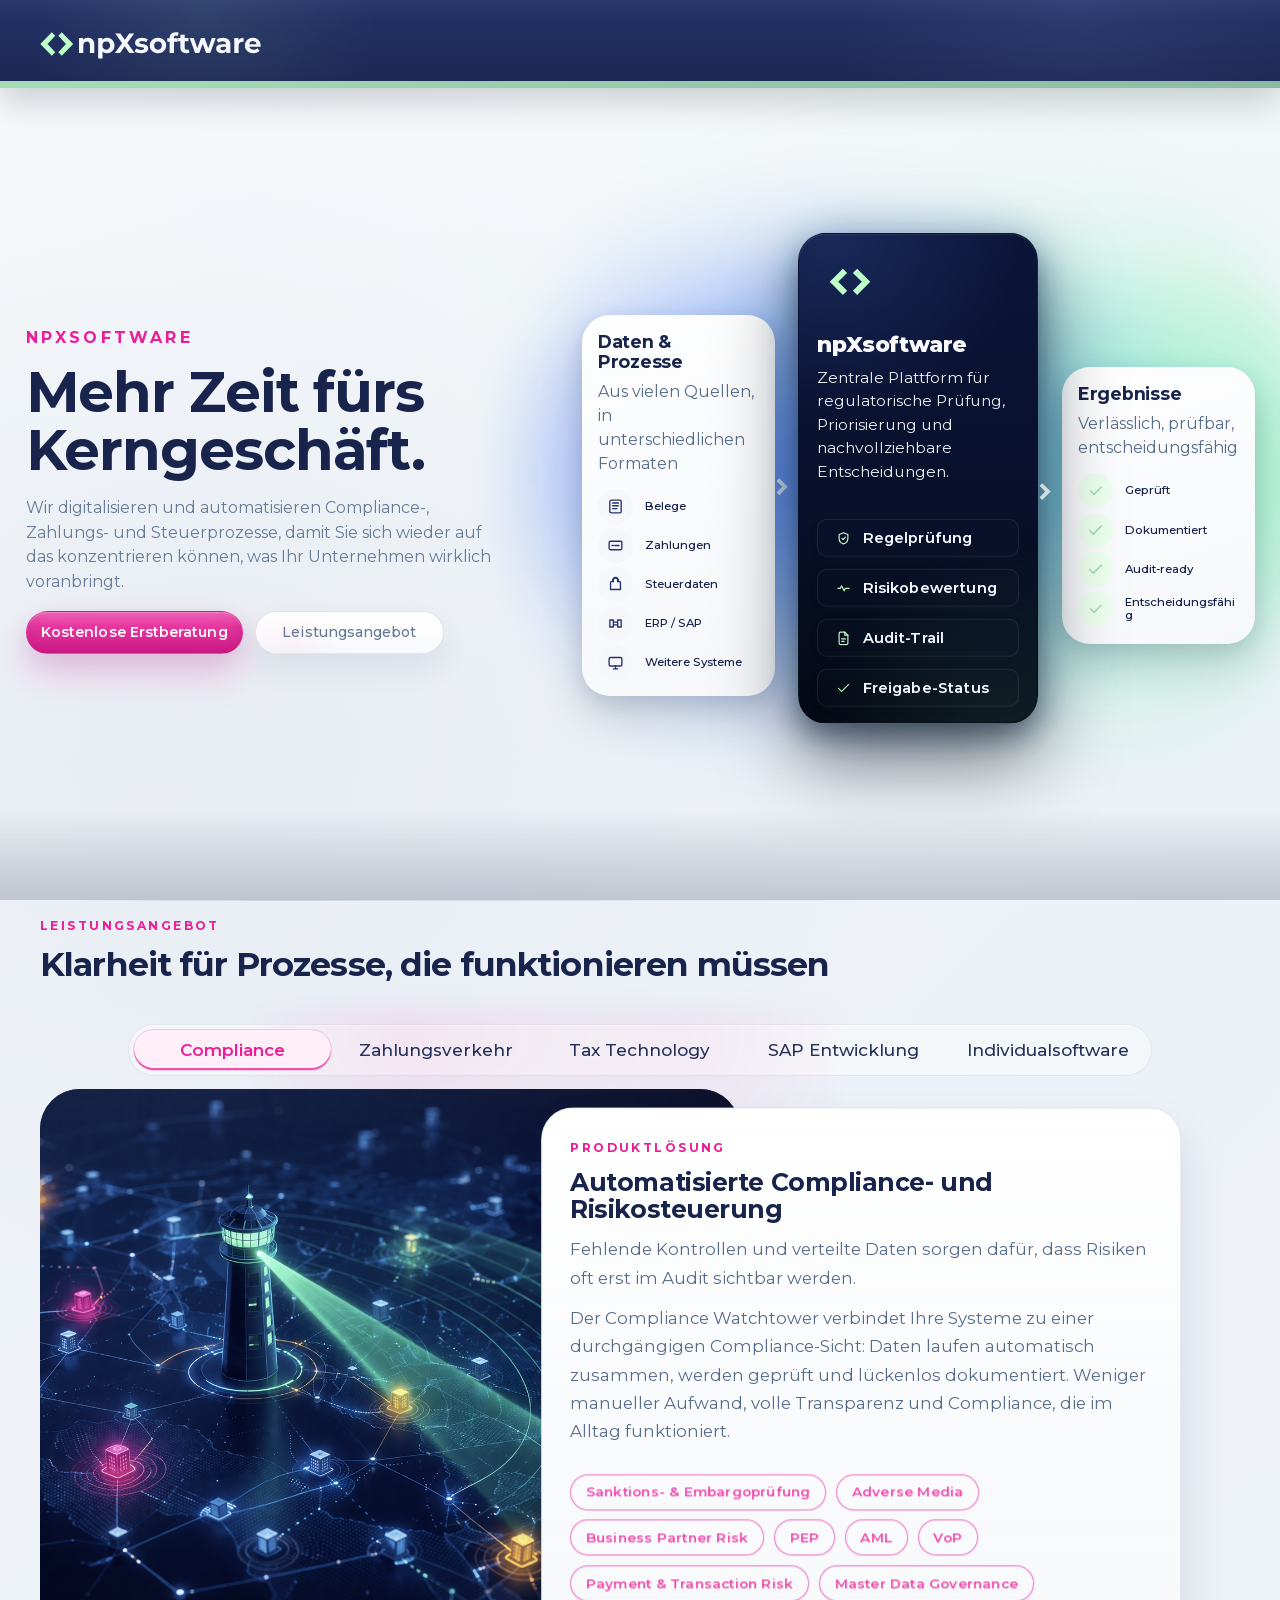
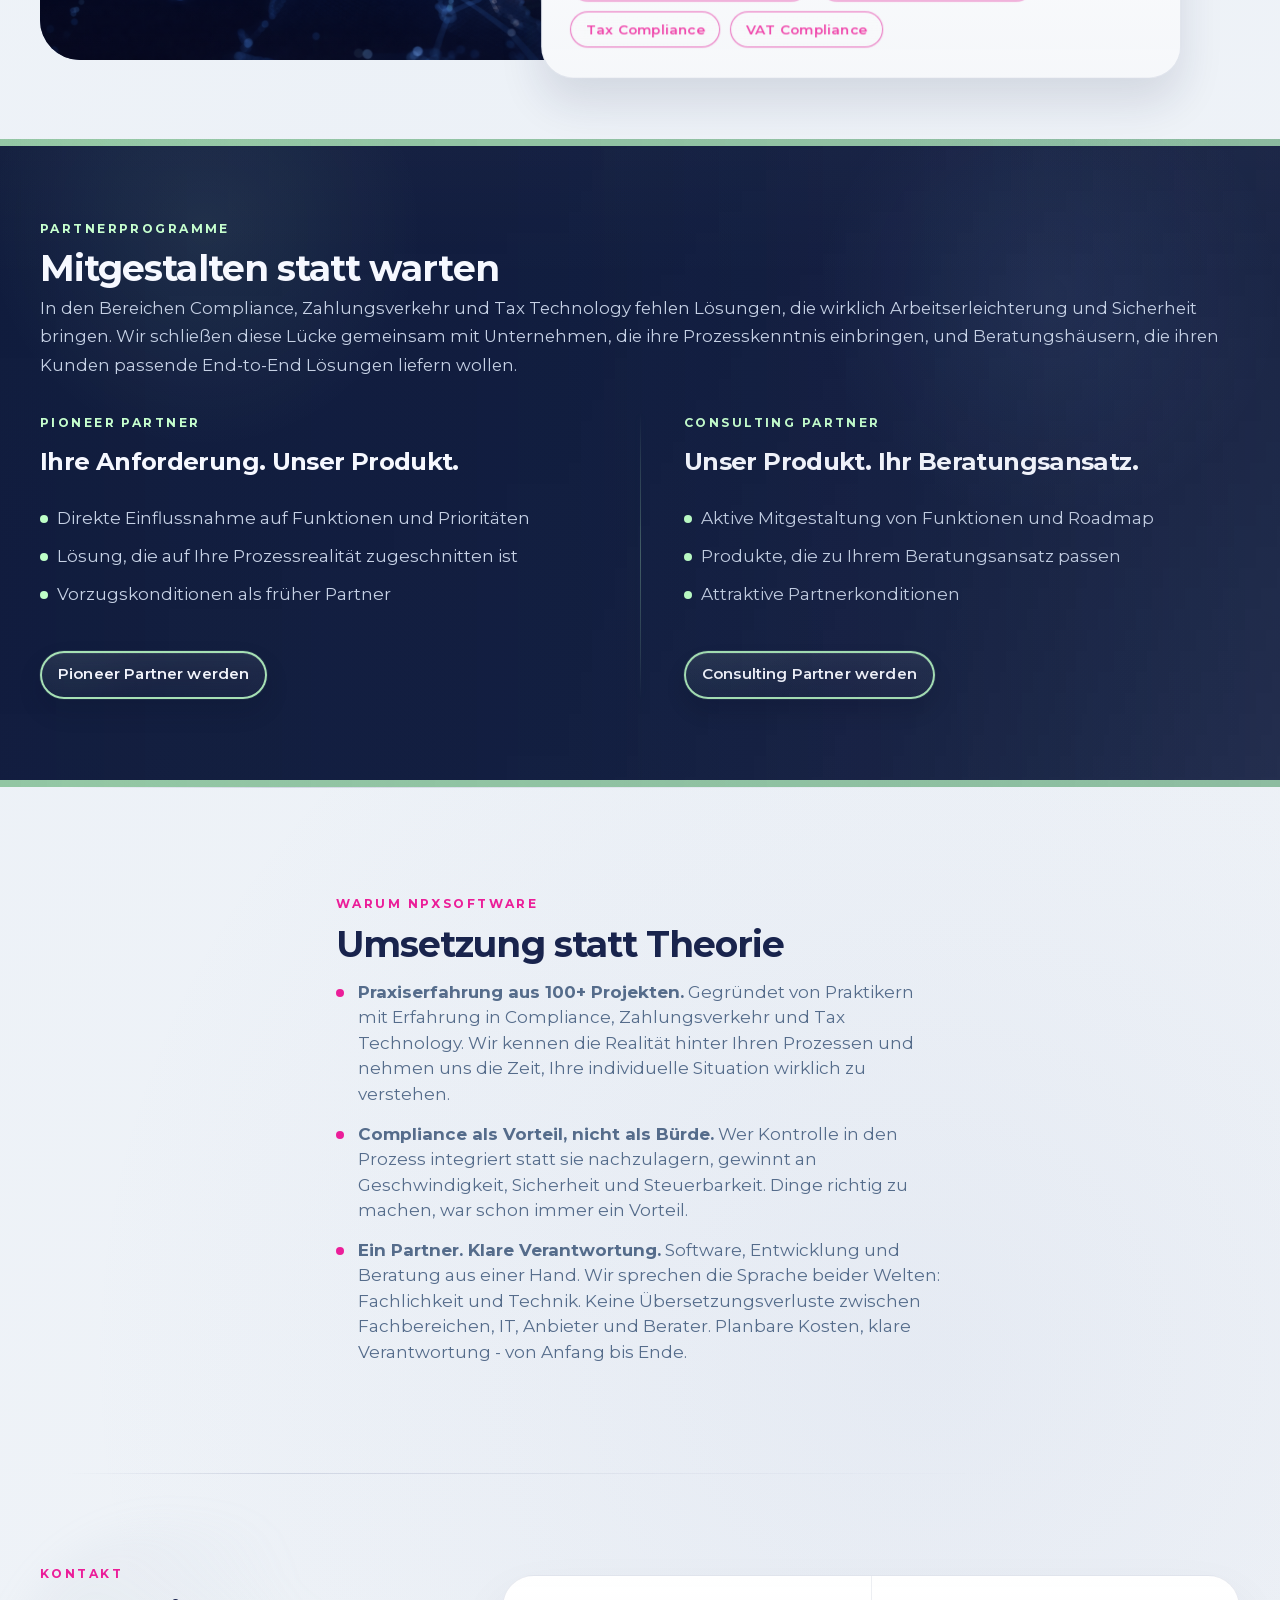
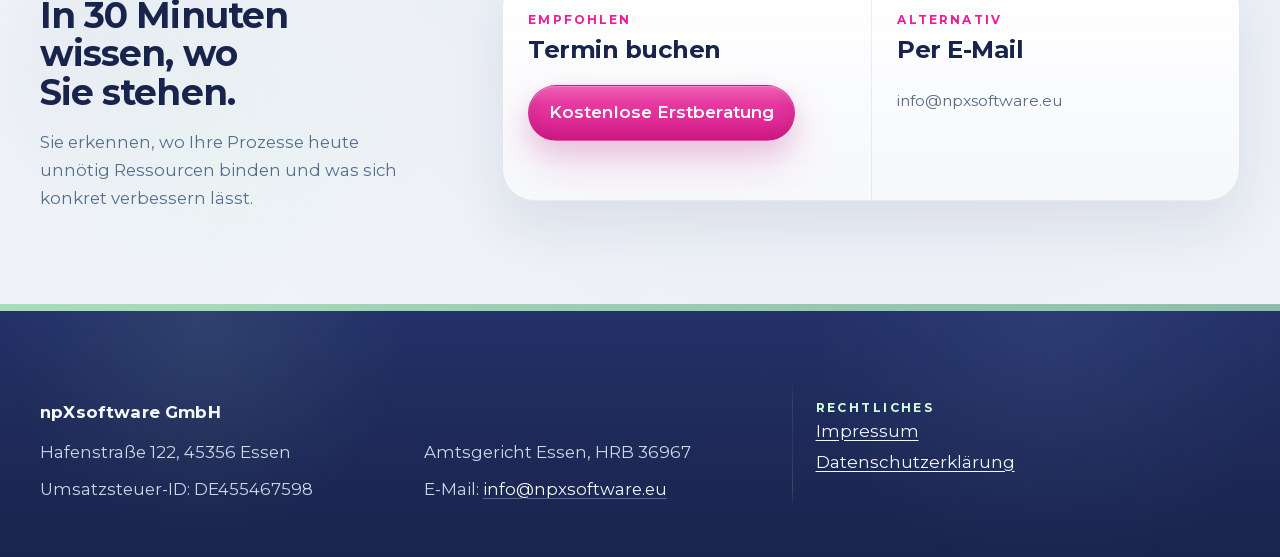
<file: index.html>
<!doctype html>
<html lang="de">
  <head>
    <meta charset="utf-8" />
    <meta name="viewport" content="width=device-width, initial-scale=1" />
    <title>
      npXsoftware | Digitalisierung für Compliance-, Zahlungs- und
      Steuerprozesse
    </title>
    <meta
      name="description"
      content="npXsoftware digitalisiert und automatisiert Compliance-, Zahlungs- und Steuerprozesse. Für klar strukturierte Abläufe, weniger manuellen Aufwand und belastbare operative Entscheidungen."
    />
    <meta name="robots" content="index,follow,max-image-preview:large" />
    <meta name="author" content="npXsoftware GmbH" />
    <meta name="referrer" content="strict-origin-when-cross-origin" />
    <meta http-equiv="X-Content-Type-Options" content="nosniff" />
    <link rel="canonical" href="https://npxsoftware.eu/" />
    <link rel="alternate" hreflang="de-DE" href="https://npxsoftware.eu/" />
    <link rel="alternate" hreflang="x-default" href="https://npxsoftware.eu/" />
    <meta property="og:type" content="website" />
    <meta property="og:site_name" content="npXsoftware" />
    <meta
      property="og:title"
      content="npXsoftware | Digitalisierung für Compliance-, Zahlungs- und Steuerprozesse"
    />
    <meta
      property="og:description"
      content="npXsoftware digitalisiert und automatisiert Compliance-, Zahlungs- und Steuerprozesse. Für klar strukturierte Abläufe, weniger manuellen Aufwand und belastbare operative Entscheidungen."
    />
    <meta property="og:url" content="https://npxsoftware.eu/" />
    <meta
      property="og:image"
      content="https://npxsoftware.eu/assets/images/why-npx-visual.png"
    />
    <meta
      property="og:image:alt"
      content="npXsoftware visualisiert digitale Compliance-, Zahlungs- und Steuerprozesse."
    />
    <meta property="og:image:type" content="image/png" />
    <meta property="og:locale" content="de_DE" />
    <meta name="twitter:card" content="summary_large_image" />
    <meta
      name="twitter:title"
      content="npXsoftware | Digitalisierung für Compliance-, Zahlungs- und Steuerprozesse"
    />
    <meta
      name="twitter:description"
      content="npXsoftware digitalisiert und automatisiert Compliance-, Zahlungs- und Steuerprozesse. Für klar strukturierte Abläufe, weniger manuellen Aufwand und belastbare operative Entscheidungen."
    />
    <meta
      name="twitter:image"
      content="https://npxsoftware.eu/assets/images/why-npx-visual.png"
    />
    <meta
      name="twitter:image:alt"
      content="npXsoftware visualisiert digitale Compliance-, Zahlungs- und Steuerprozesse."
    />
    <meta name="theme-color" content="#1c2753" />
    <meta
      name="apple-mobile-web-app-status-bar-style"
      content="black-translucent"
    />
    <script>
      document.documentElement.classList.add("js");
    </script>
    <link rel="icon" href="assets/images/favicon.svg" type="image/svg+xml" />
    <script type="application/ld+json">
      {
        "@context": "https://schema.org",
        "@graph": [
          {
            "@type": "Organization",
            "@id": "https://npxsoftware.eu/#organization",
            "name": "npXsoftware GmbH",
            "url": "https://npxsoftware.eu/",
            "legalName": "npXsoftware GmbH",
            "logo": "https://npxsoftware.eu/assets/images/npXsoftware-logo-full.svg",
            "email": "info@npxsoftware.eu",
            "contactPoint": [
              {
                "@type": "ContactPoint",
                "contactType": "customer support",
                "email": "info@npxsoftware.eu",
                "availableLanguage": ["de", "en"]
              }
            ],
            "address": {
              "@type": "PostalAddress",
              "streetAddress": "Hafenstraße 122",
              "postalCode": "45356",
              "addressLocality": "Essen",
              "addressCountry": "DE"
            }
          },
          {
            "@type": "WebSite",
            "@id": "https://npxsoftware.eu/#website",
            "url": "https://npxsoftware.eu/",
            "name": "npXsoftware",
            "description": "npXsoftware digitalisiert und automatisiert kritische Unternehmensprozesse in Compliance, Zahlungsverkehr und Steuerwesen.",
            "inLanguage": "de-DE",
            "publisher": {
              "@id": "https://npxsoftware.eu/#organization"
            }
          },
          {
            "@type": "WebPage",
            "@id": "https://npxsoftware.eu/#webpage",
            "url": "https://npxsoftware.eu/",
            "name": "npXsoftware | Digitalisierung für Compliance-, Zahlungs- und Steuerprozesse",
            "description": "npXsoftware digitalisiert und automatisiert Compliance-, Zahlungs- und Steuerprozesse. Für klar strukturierte Abläufe, weniger manuellen Aufwand und belastbare operative Entscheidungen.",
            "isPartOf": {
              "@id": "https://npxsoftware.eu/#website"
            },
            "about": {
              "@id": "https://npxsoftware.eu/#organization"
            },
            "primaryImageOfPage": {
              "@type": "ImageObject",
              "url": "https://npxsoftware.eu/assets/images/why-npx-visual.png"
            },
            "inLanguage": "de-DE"
          },
          {
            "@type": "Service",
            "@id": "https://npxsoftware.eu/#service",
            "name": "Digitalisierung von Compliance-, Zahlungs- und Steuerprozessen",
            "serviceType": "Digitalisierung und Automatisierung kritischer Unternehmensprozesse in Compliance, Zahlungsverkehr und Steuerwesen",
            "description": "npXsoftware entwickelt und implementiert digitale Lösungen für Compliance-, Zahlungs- und Steuerprozesse.",
            "provider": {
              "@id": "https://npxsoftware.eu/#organization"
            },
            "areaServed": {
              "@type": "Country",
              "name": "Deutschland"
            }
          }
        ]
      }
    </script>

    <link rel="stylesheet" href="css/reset.css" />
    <link rel="stylesheet" href="css/variables.css" />
    <link rel="stylesheet" href="css/base.css" />
    <link rel="stylesheet" href="css/layout.css" />
    <link rel="stylesheet" href="css/components.css" />
    <link rel="stylesheet" href="css/sections.css" />
    <link rel="stylesheet" href="css/hero-cards.css" />
    <link rel="stylesheet" href="css/responsive.css" />
    <script defer src="js/main.js"></script>
  </head>
  <body
    data-booking-url="https://outlook.office.com/book/npXsoftware@npxsoftware.eu"
    data-partner-url="https://outlook.office.com/book/npXsoftware@npxsoftware.eu/s/YbozA5rSG0GnSu9-g8ZlHQ2"
    data-booking-label="Kostenlose Erstberatung"
  >
    <a class="skip-link" href="#main">Zum Inhalt springen</a>

    <header class="site-header" id="top">
      <div class="container header-inner">
        <a class="brand" href="#top" aria-label="npXsoftware Startseite">
          <img
            src="assets/images/npXsoftware-logo-full.svg"
            alt="npXsoftware Logo"
            width="280"
            height="44"
          />
          <span class="brand-name">npXsoftware</span>
        </a>
        <a
          class="btn btn-primary header-cta"
          href="https://termin.npxsoftware.eu"
          data-booking-link
          data-booking-label-target
          >Jetzt kostenlos loslegen</a
        >
      </div>
    </header>

    <main id="main" tabindex="-1">
      <section class="hero" id="hero">
        <div class="container grid-2 hegitro-grid">
          <div class="stack hero-copy">
            <p class="section-kicker">npXsoftware</p>
            <h1>Mehr Zeit fürs Kerngeschäft.</h1>
            <p class="hero-lead">
              Wir digitalisieren und automatisieren Compliance-, Zahlungs- und
              Steuerprozesse, damit Sie sich wieder auf das konzentrieren
              können, was Ihr Unternehmen wirklich voranbringt.
            </p>
            <div class="hero-actions">
              <a
                class="btn btn-primary"
                href="https://termin.npxsoftware.eu"
                data-booking-link
                data-booking-label-target
                >Jetzt kostenlos loslegen</a
              >
              <a
                class="btn btn-subtle hero-secondary-action"
                href="#solutions"
                data-scroll-target="solutions"
                data-scroll-align="intro-top"
              >
                <span>Leistungsangebot</span>
              </a>
            </div>
          </div>
          <div class="hero-visual" aria-hidden="true">
            <div class="hero-glow"></div>
            <div class="hero-visual-row">
              <div class="hero-placeholder-box">
                <div class="data-card-content">
                  <p class="data-card-title">Daten &amp; Prozesse</p>
                  <p class="data-card-text">
                    Aus vielen Quellen, in unterschiedlichen Formaten
                  </p>
                  <ul class="data-list">
                    <li class="data-item">
                      <div class="item-icon" aria-hidden="true"></div>
                      <span class="item-label">Belege</span>
                    </li>
                    <li class="data-item">
                      <div class="item-icon" aria-hidden="true"></div>
                      <span class="item-label">Zahlungen</span>
                    </li>
                    <li class="data-item">
                      <div class="item-icon" aria-hidden="true"></div>
                      <span class="item-label">Steuerdaten</span>
                    </li>
                    <li class="data-item">
                      <div class="item-icon" aria-hidden="true"></div>
                      <span class="item-label">ERP / SAP</span>
                    </li>
                    <li class="data-item">
                      <div class="item-icon" aria-hidden="true"></div>
                      <span class="item-label">Weitere Systeme</span>
                    </li>
                  </ul>
                </div>
              </div>
              <div class="hero-placeholder-box hero-center-panel">
                <div class="hero-center-panel__brand">
                  <span class="hero-center-panel__logo" aria-hidden="true">
                    <img
                      src="assets/images/favicon-green.svg"
                      alt=""
                      width="28"
                      height="28"
                    />
                  </span>
                </div>
                <div class="hero-center-panel__header">
                  <p class="hero-center-panel__title">npXsoftware</p>
                  <p class="hero-center-panel__text">
                    Zentrale Plattform für regulatorische Prüfung, Priorisierung
                    und nachvollziehbare Entscheidungen.
                  </p>
                </div>
                <div class="hero-center-panel__list">
                  <div class="hero-center-panel__item">
                    <span class="hero-center-panel__indicator"></span>
                    <span>Regelprüfung</span>
                  </div>
                  <div class="hero-center-panel__item">
                    <span class="hero-center-panel__indicator"></span>
                    <span>Risikobewertung</span>
                  </div>
                  <div class="hero-center-panel__item">
                    <span class="hero-center-panel__indicator"></span>
                    <span>Audit-Trail</span>
                  </div>
                  <div class="hero-center-panel__item">
                    <span class="hero-center-panel__indicator"></span>
                    <span>Freigabe-Status</span>
                  </div>
                </div>
              </div>
              <div class="hero-placeholder-box">
                <div class="result-card-content">
                  <p class="result-card-title">Ergebnisse</p>
                  <p class="result-card-text">
                    Verlässlich, prüfbar, entscheidungsfähig
                  </p>
                  <ul class="result-list">
                    <li class="result-item">
                      <div class="result-icon" aria-hidden="true"></div>
                      <span class="result-label">Geprüft</span>
                    </li>
                    <li class="result-item">
                      <div class="result-icon" aria-hidden="true"></div>
                      <span class="result-label">Dokumentiert</span>
                    </li>
                    <li class="result-item">
                      <div class="result-icon" aria-hidden="true"></div>
                      <span class="result-label">Audit-ready</span>
                    </li>
                    <li class="result-item">
                      <div class="result-icon" aria-hidden="true"></div>
                      <span class="result-label">Entscheidungsfähig</span>
                    </li>
                  </ul>
                </div>
              </div>
            </div>
          </div>
        </div>
      </section>

      <section class="section" id="solutions">
        <div class="container stack">
          <div class="solutions-intro">
            <p class="section-kicker">Leistungsangebot</p>
            <h2 class="section-title">
              Klarheit für Prozesse, die funktionieren müssen
            </h2>
          </div>

          <div class="solution-stage">
            <div class="solution-tabs-shell">
              <div
                class="solution-tabs"
                role="tablist"
                aria-label="Lösungen auswählen"
                aria-orientation="horizontal"
              >
                <span
                  class="solution-tab-indicator"
                  data-solution-tab-indicator
                  aria-hidden="true"
                ></span>
                <button
                  class="solution-tab"
                  id="solution-tab-watchtower"
                  type="button"
                  role="tab"
                  aria-selected="true"
                  aria-controls="solution-panel"
                  tabindex="0"
                  data-solution-tab="watchtower"
                >
                  Compliance
                </button>
                <button
                  class="solution-tab"
                  id="solution-tab-payments"
                  type="button"
                  role="tab"
                  aria-selected="false"
                  aria-controls="solution-panel"
                  tabindex="-1"
                  data-solution-tab="payments"
                >
                  Zahlungsverkehr
                </button>
                <button
                  class="solution-tab"
                  id="solution-tab-consulting"
                  type="button"
                  role="tab"
                  aria-selected="false"
                  aria-controls="solution-panel"
                  tabindex="-1"
                  data-solution-tab="consulting"
                >
                  Tax Technology
                </button>
                <button
                  class="solution-tab"
                  id="solution-tab-development"
                  type="button"
                  role="tab"
                  aria-selected="false"
                  aria-controls="solution-panel"
                  tabindex="-1"
                  data-solution-tab="development"
                >
                  SAP Entwicklung
                </button>
                <button
                  class="solution-tab"
                  id="solution-tab-software"
                  type="button"
                  role="tab"
                  aria-selected="false"
                  aria-controls="solution-panel"
                  tabindex="-1"
                  data-solution-tab="software"
                >
                  Individualsoftware
                </button>
              </div>
            </div>

            <div
              class="solution-panel"
              id="solution-panel"
              role="tabpanel"
              tabindex="0"
              aria-labelledby="solution-tab-watchtower"
              aria-live="polite"
              aria-describedby="solution-panel-description"
            >
              <figure class="visual solution-visual-frame">
                <img
                  class="solution-visual-image is-active"
                  data-solution-image
                  data-solution-key="watchtower"
                  src="assets/images/watchtower-leistungsangebot.png"
                  alt="Illustration für Compliance Watchtower und automatisiertes Risiko- und Compliance-Management"
                  width="1531"
                  height="1027"
                  loading="lazy"
                  decoding="async"
                />
                <img
                  class="solution-visual-image solution-visual-image-buffer"
                  data-solution-image-buffer
                  alt=""
                  aria-hidden="true"
                  width="1531"
                  height="1027"
                  loading="lazy"
                  decoding="async"
                />
              </figure>
              <article class="solution-copy">
                <div class="stack solution-copy-inner" data-solution-copy>
                  <p class="section-kicker" data-solution-kicker>
                    Produktlösung
                  </p>
                  <h3 data-solution-title>
                    Frühzeitige Risiko- und Compliance-Transparenz
                  </h3>
                  <p class="solution-subtitle" data-solution-subtitle-wrap>
                    <span data-solution-subtitle
                      >Eine Plattform für präventives Risiko- und
                      Compliance-Management: Risiken werden früh sichtbar,
                      Regeln greifen automatisch und Abweichungen lassen sich
                      direkt im Prozess korrigieren.</span
                    >
                  </p>
                  <ul class="solution-bubbles" data-solution-points role="list">
                    <li class="solution-bubble">
                      Sanktions- &amp; Embargoprüfung
                    </li>
                    <li class="solution-bubble">PEP</li>
                    <li class="solution-bubble">Agentic AI</li>
                    <li class="solution-bubble">AML</li>
                    <li class="solution-bubble">Adverse Media</li>
                  </ul>
                  <p data-solution-text hidden></p>
                </div>
              </article>
            </div>
          </div>
        </div>
      </section>

      <section class="section" id="status">
        <div class="container status-shell stack">
          <div class="status-shell-header stack">
            <p class="section-kicker">Partnerprogramme</p>
            <h2>Mitgestalten statt warten</h2>
            <p class="status-shell-note-text">
              In den Bereichen Compliance, Zahlungsverkehr und Tax Technology
              fehlen Lösungen, die wirklich Arbeitserleichterung und Sicherheit
              bringen. Wir schließen diese Lücke gemeinsam mit Unternehmen, die
              ihre Prozesskenntnis einbringen, und Beratungshäusern, die ihren
              Kunden passende End-to-End Lösungen liefern wollen.
            </p>
          </div>

          <div class="status-offers">
            <div class="status-offers-grid">
              <article class="status-highlight stack">
                <p class="section-kicker">PIONEER PARTNER</p>
                <h3>Ihre Anforderung. Unser Produkt.</h3>
                <ul class="checklist" role="list">
                  <li>Direkte Einflussnahme auf Funktionen und Prioritäten</li>
                  <li>
                    Lösung, die auf Ihre Prozessrealität zugeschnitten ist
                  </li>
                  <li>Vorzugskonditionen als früher Partner</li>
                </ul>
                <a
                  class="btn partner-program-cta"
                  href="https://partner-termin.npxsoftware.eu"
                  data-partner-link
                  data-partner-cta
                  target="_blank"
                  rel="noopener noreferrer"
                >
                  <span>Pioneer Partner werden</span>
                </a>
              </article>

              <div class="status-offers-divider" aria-hidden="true">
                <span class="status-offers-divider-line"></span>
              </div>

              <article class="status-highlight stack">
                <p class="section-kicker">CONSULTING PARTNER</p>
                <h3>Unser Produkt. Ihr Beratungsansatz.</h3>
                <ul class="checklist" role="list">
                  <li>Aktive Mitgestaltung von Funktionen und Roadmap</li>
                  <li>Produkte, die zu Ihrem Beratungsansatz passen</li>
                  <li>Attraktive Partnerkonditionen</li>
                </ul>
                <a
                  class="btn partner-program-cta"
                  href="https://partner-termin.npxsoftware.eu"
                  data-partner-link
                  data-partner-cta
                  target="_blank"
                  rel="noopener noreferrer"
                >
                  <span>Consulting Partner werden</span>
                </a>
              </article>
            </div>
          </div>
        </div>
      </section>

      <section class="section" id="why-npx">
        <div class="container why-npx-shell">
          <article class="stack why-npx-copy">
            <p class="section-kicker">Warum npXsoftware</p>
            <h2>Umsetzung statt Theorie</h2>
            <ul class="checklist" role="list">
              <li>
                <b>Praxiserfahrung aus 100+ Projekten.</b> Gegründet von
                Praktikern mit Erfahrung in Compliance, Zahlungsverkehr und Tax
                Technology. Wir kennen die Realität hinter Ihren Prozessen und
                nehmen uns die Zeit, Ihre individuelle Situation wirklich zu
                verstehen.
              </li>
              <li>
                <b>Compliance als Vorteil, nicht als Bürde.</b> Wer Kontrolle in
                den Prozess integriert statt sie nachzulagern, gewinnt an
                Geschwindigkeit, Sicherheit und Steuerbarkeit. Dinge richtig zu
                machen, war schon immer ein Vorteil.
              </li>
              <li>
                <b>Ein Partner. Klare Verantwortung.</b> Software, Entwicklung
                und Beratung aus einer Hand. Wir sprechen die Sprache beider
                Welten: Fachlichkeit und Technik. Keine Übersetzungsverluste
                zwischen Fachbereichen, IT, Anbieter und Berater. Planbare
                Kosten, klare Verantwortung - von Anfang bis Ende.
              </li>
            </ul>
          </article>
        </div>
      </section>

      <section class="section" id="kontakt">
        <div class="container contact-wrap">
          <article class="contact-copy">
            <div class="stack">
              <p class="section-kicker">Kontakt</p>
              <h2>In 30 Minuten wissen, wo Sie stehen.</h2>
              <p>
                Sie erkennen, wo Ihre Prozesse heute unnötig Ressourcen binden
                und was sich konkret verbessern lässt.
              </p>
            </div>
          </article>

          <section class="contact-panel" aria-label="Kontaktmöglichkeiten">
            <a
              class="contact-option contact-option-primary"
              href="https://termin.npxsoftware.eu"
              data-booking-link
              target="_blank"
              rel="noopener noreferrer"
              aria-labelledby="booking-title"
              aria-describedby="booking-description"
            >
              <p class="contact-option-kicker">Empfohlen</p>
              <h3 id="booking-title">Termin buchen</h3>
              <p class="visually-hidden" id="booking-description">
                Öffnet die Terminbuchung für eine kostenlose Erstberatung in
                einem neuen Tab.
              </p>
              <span class="btn btn-primary contact-option-cta"
                >Kostenlose Erstberatung</span
              >
            </a>

            <a
              class="contact-option"
              href="mailto:info@npxsoftware.eu"
              aria-labelledby="mail-title"
              aria-describedby="mail-description"
            >
              <p class="contact-option-kicker">Alternativ</p>
              <h3 id="mail-title">Per E-Mail</h3>
              <p class="visually-hidden" id="mail-description">
                Öffnet Ihr E-Mail-Programm für eine Nachricht an
                info@npxsoftware.eu.
              </p>
              <p class="contact-option-meta">info@npxsoftware.eu</p>
            </a>
          </section>
        </div>
      </section>
    </main>

    <footer class="footer">
      <div class="container footer-grid">
        <div class="footer-company">
          <p class="footer-company-name"><strong>npXsoftware GmbH</strong></p>
          <div class="footer-company-grid" aria-label="Unternehmensangaben">
            <p>Hafenstraße 122, 45356 Essen</p>
            <p>Amtsgericht Essen, HRB 36967</p>
            <p>Umsatzsteuer-ID: DE455467598</p>
            <p>
              E-Mail:
              <a href="mailto:info@npxsoftware.eu">info@npxsoftware.eu</a>
            </p>
          </div>
        </div>
        <div class="stack footer-legal">
          <p class="section-kicker">Rechtliches</p>
          <nav class="footer-legal-links" aria-label="Rechtliche Links">
            <a href="./legal/index.html#impressum">Impressum</a>
            <a href="./legal/index.html#datenschutz">Datenschutzerklärung</a>
          </nav>
        </div>
      </div>
    </footer>
  </body>
</html>
</file>
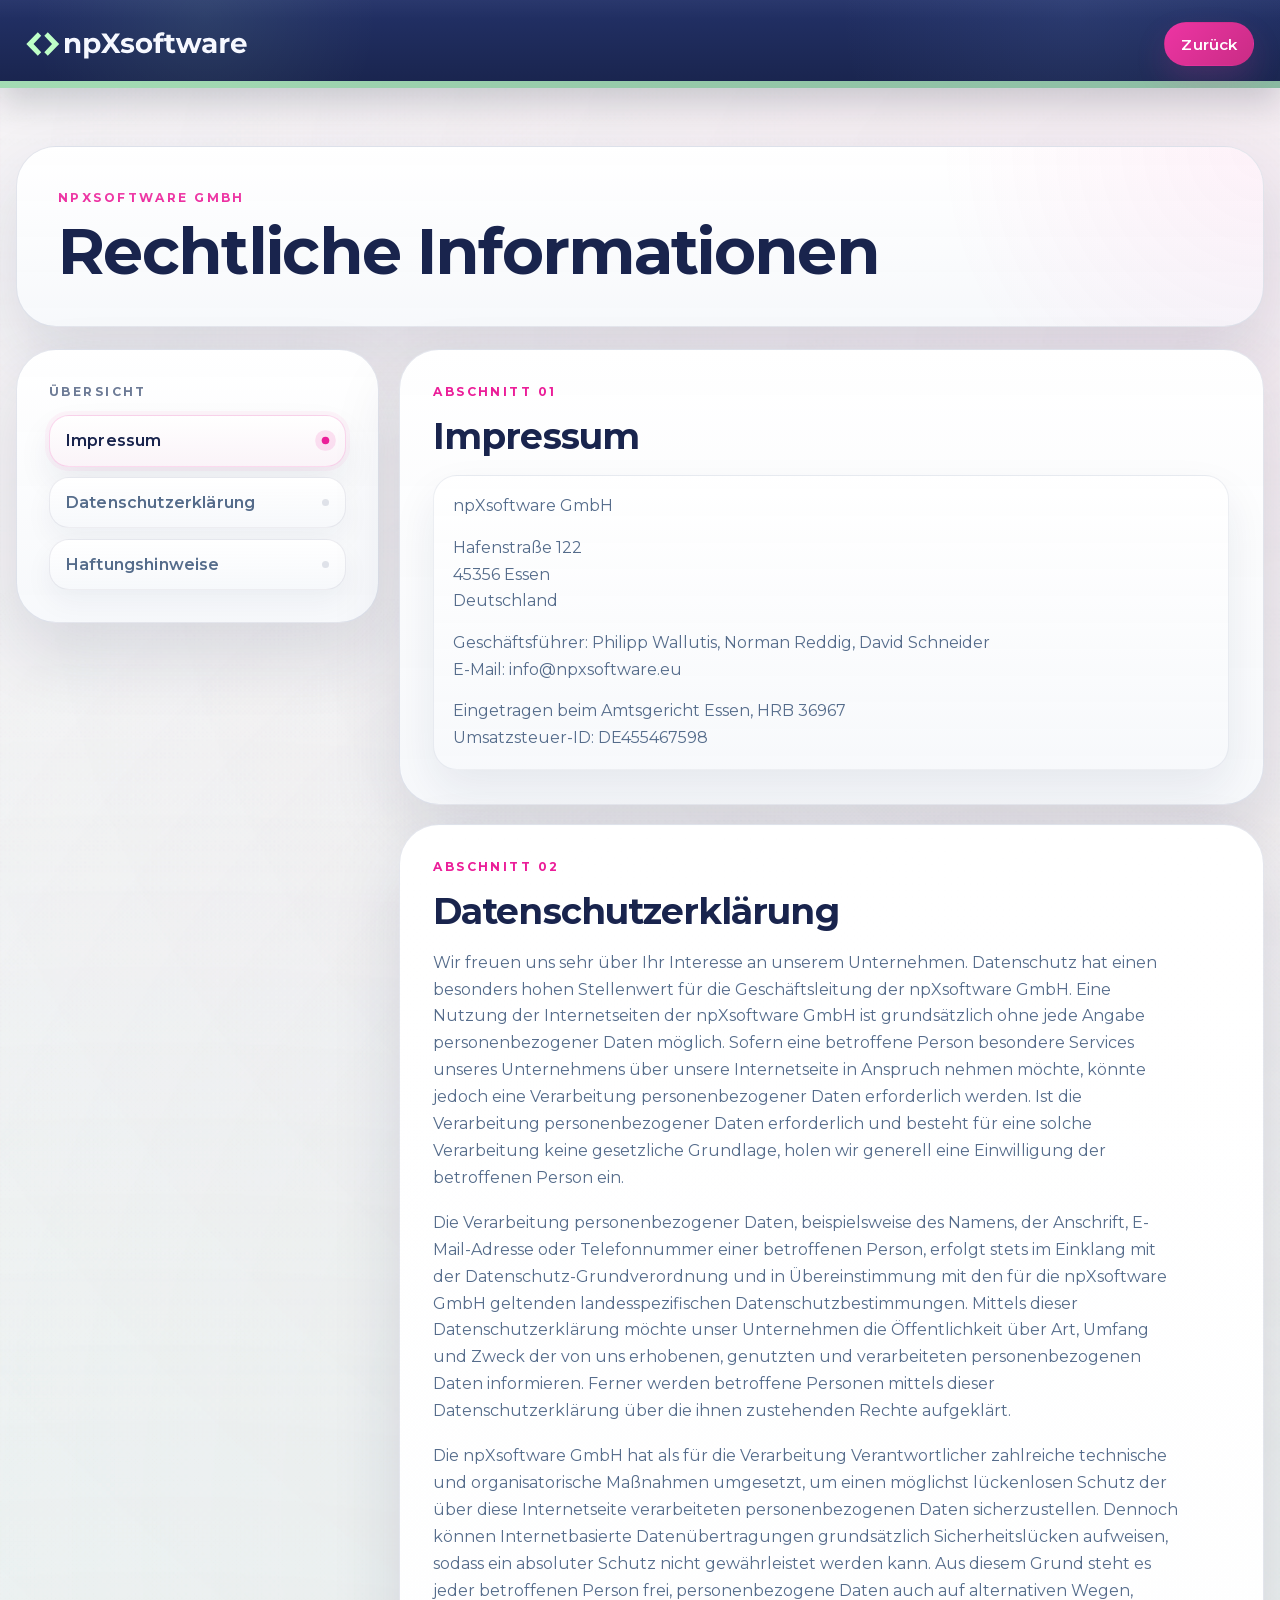
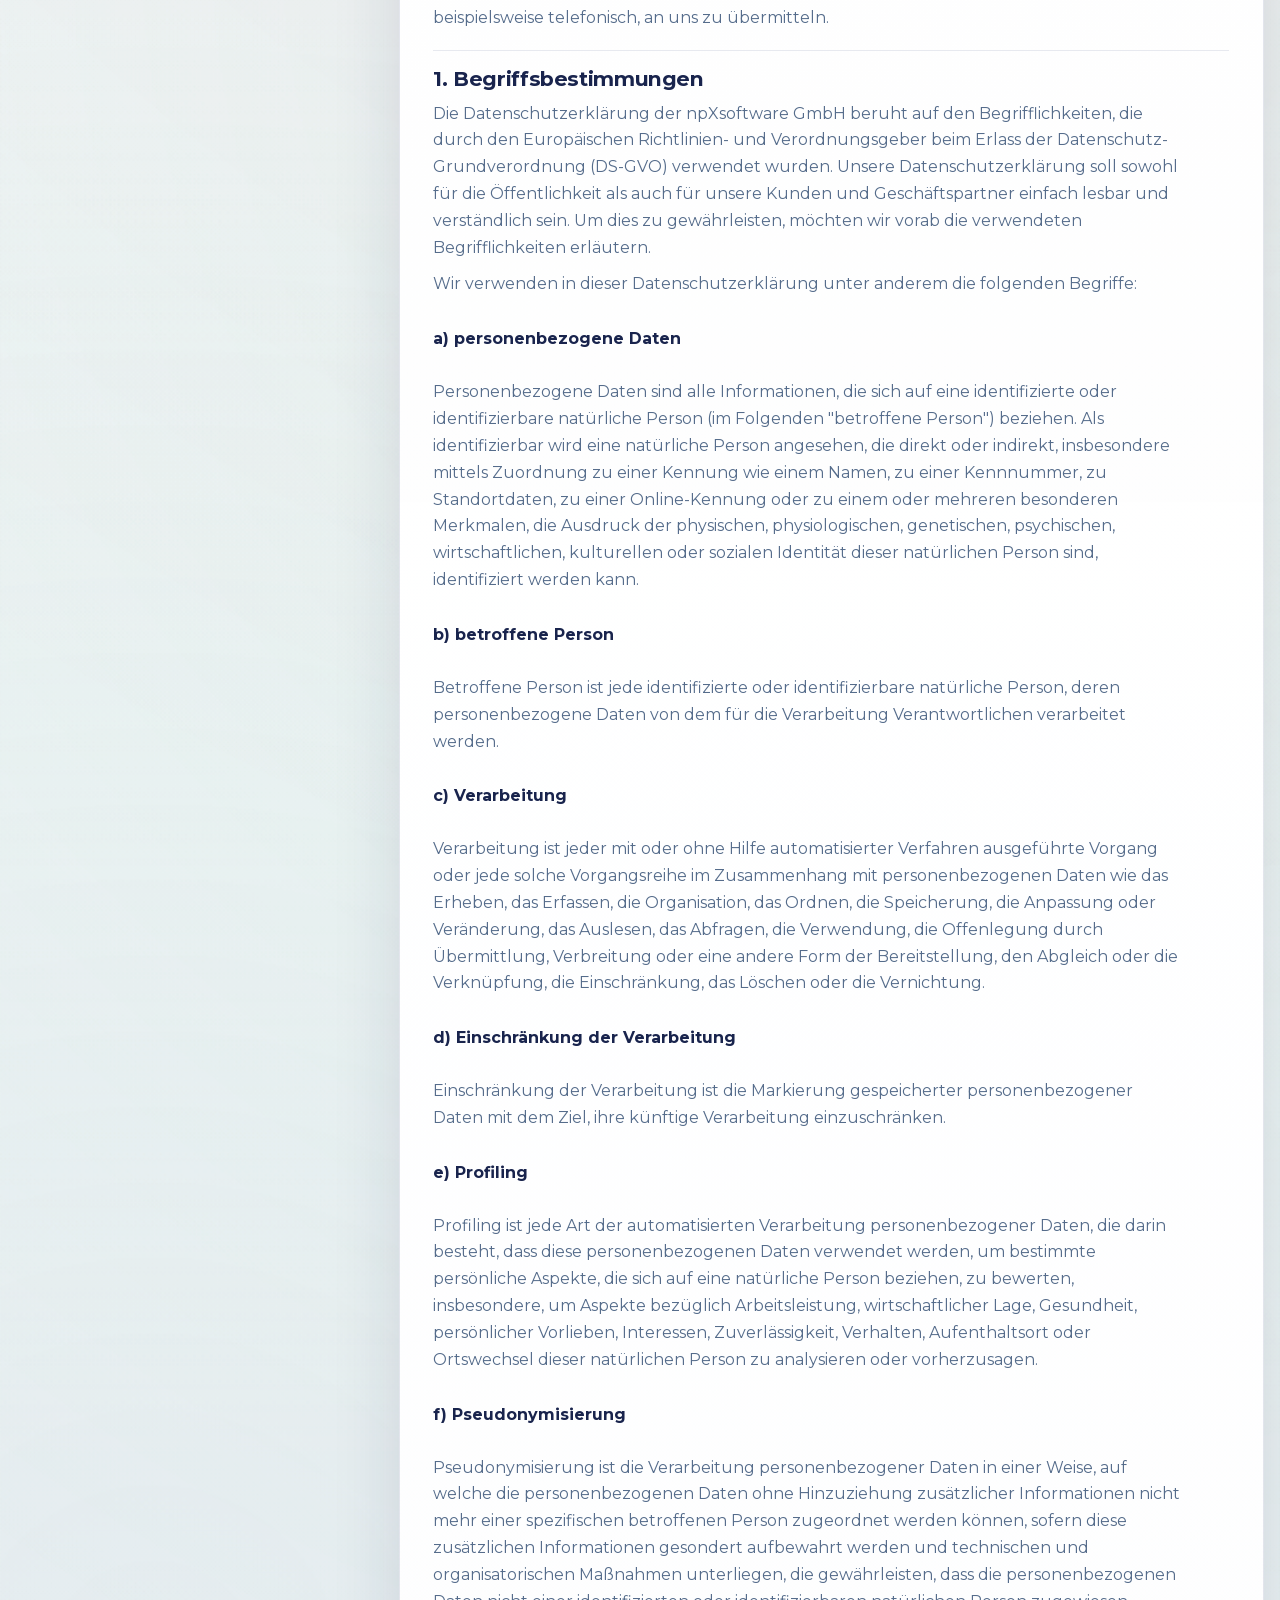
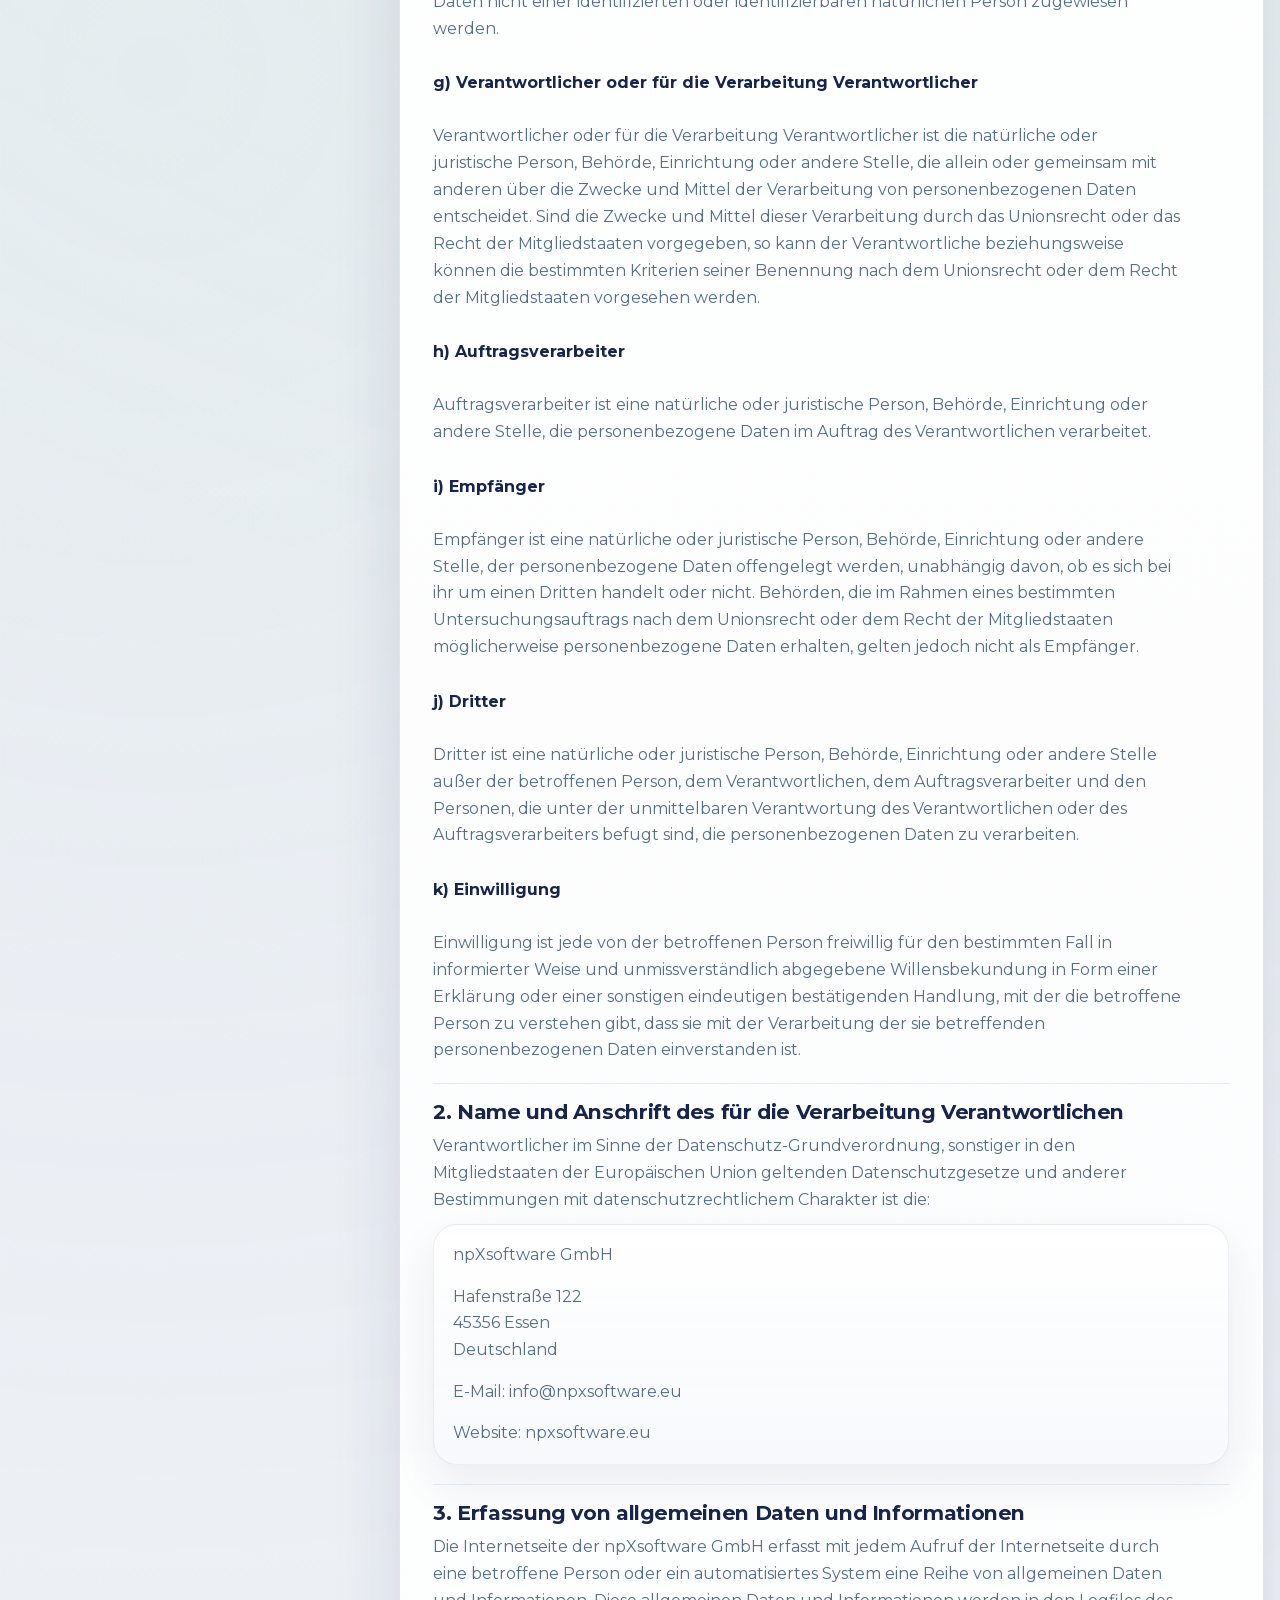
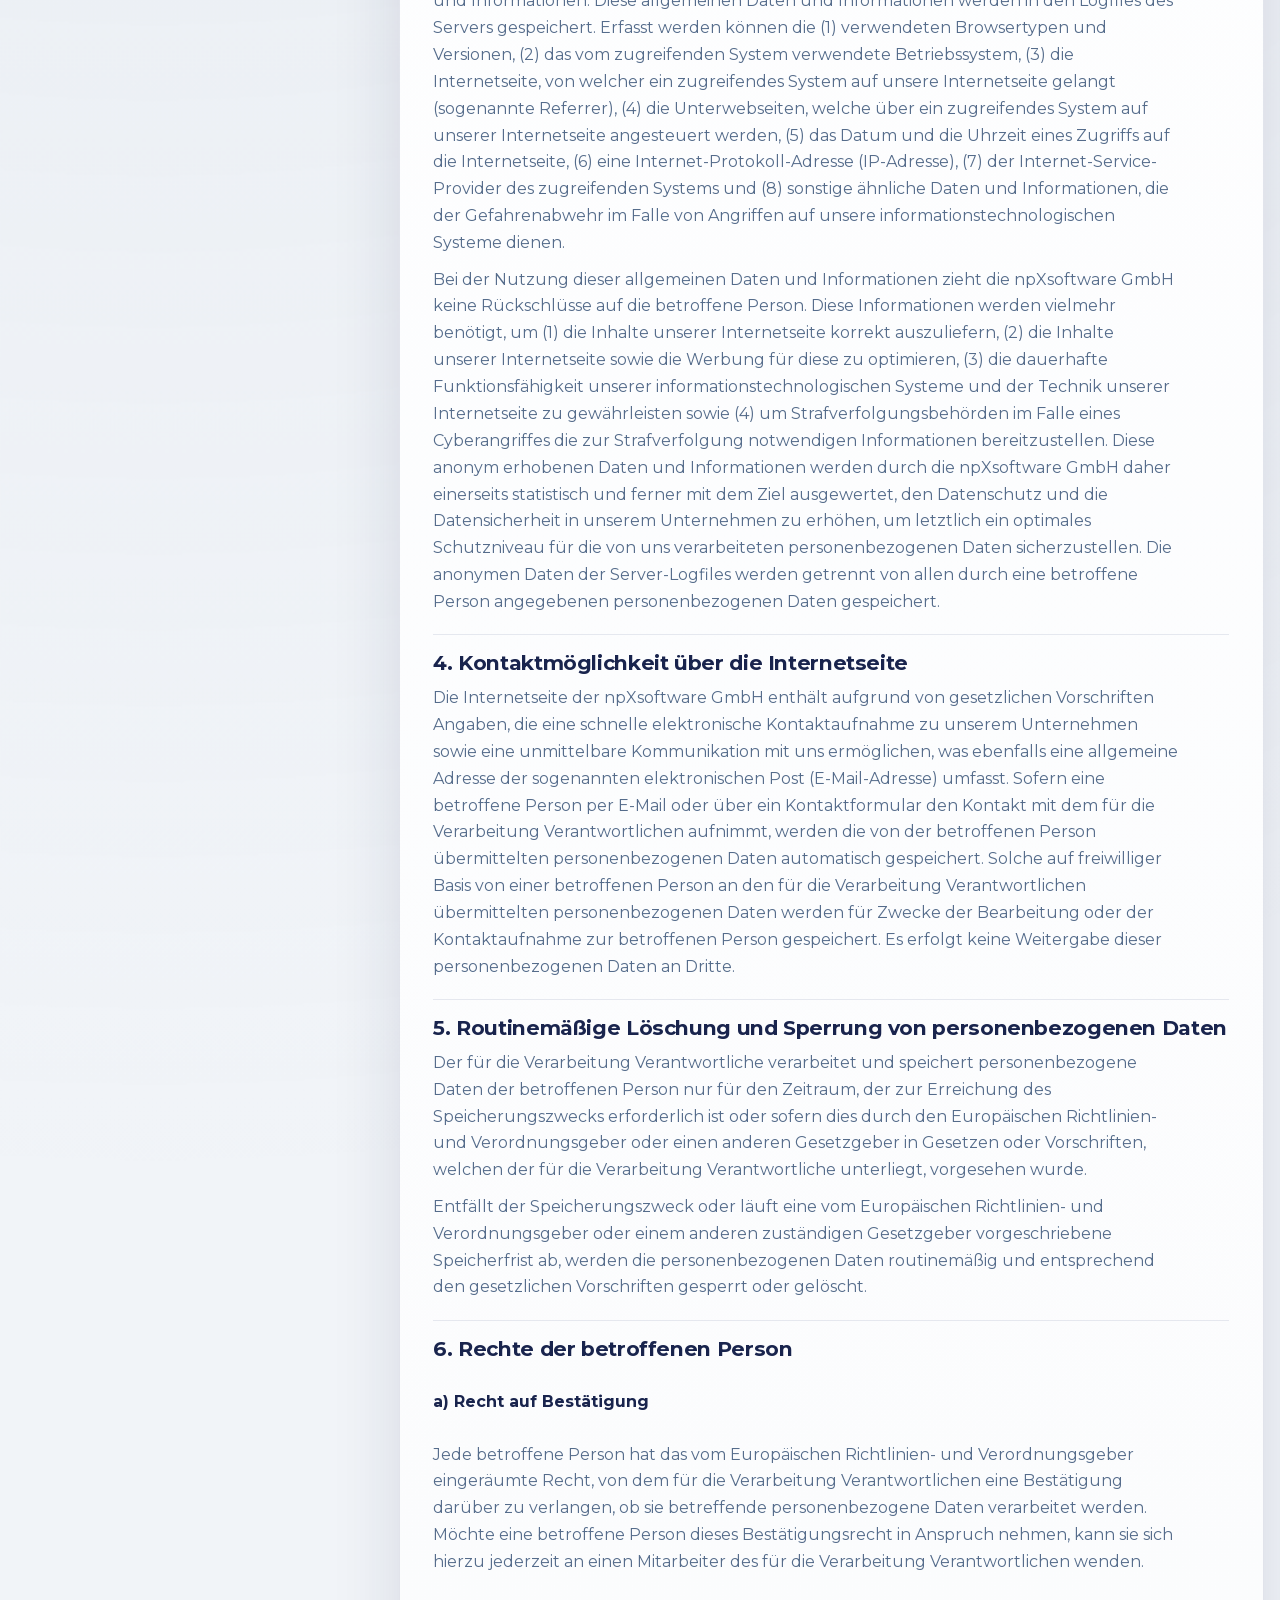
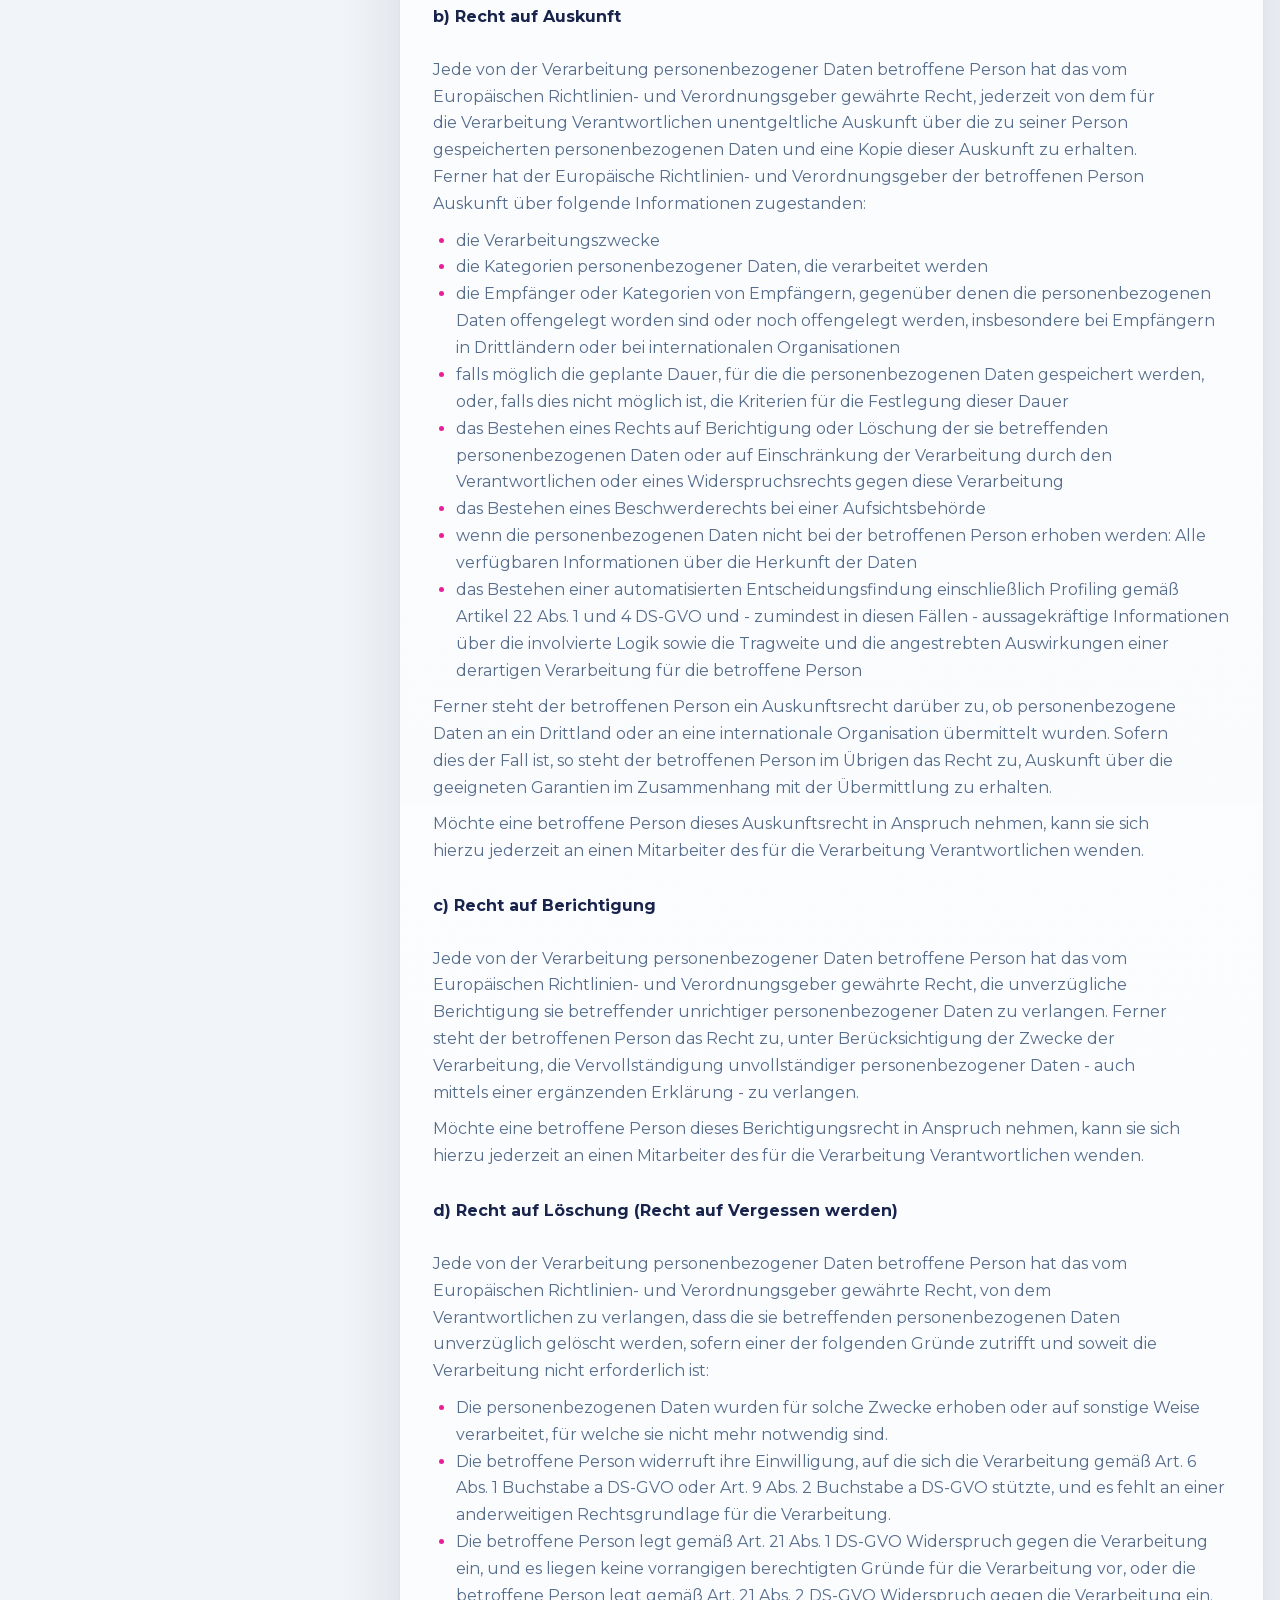
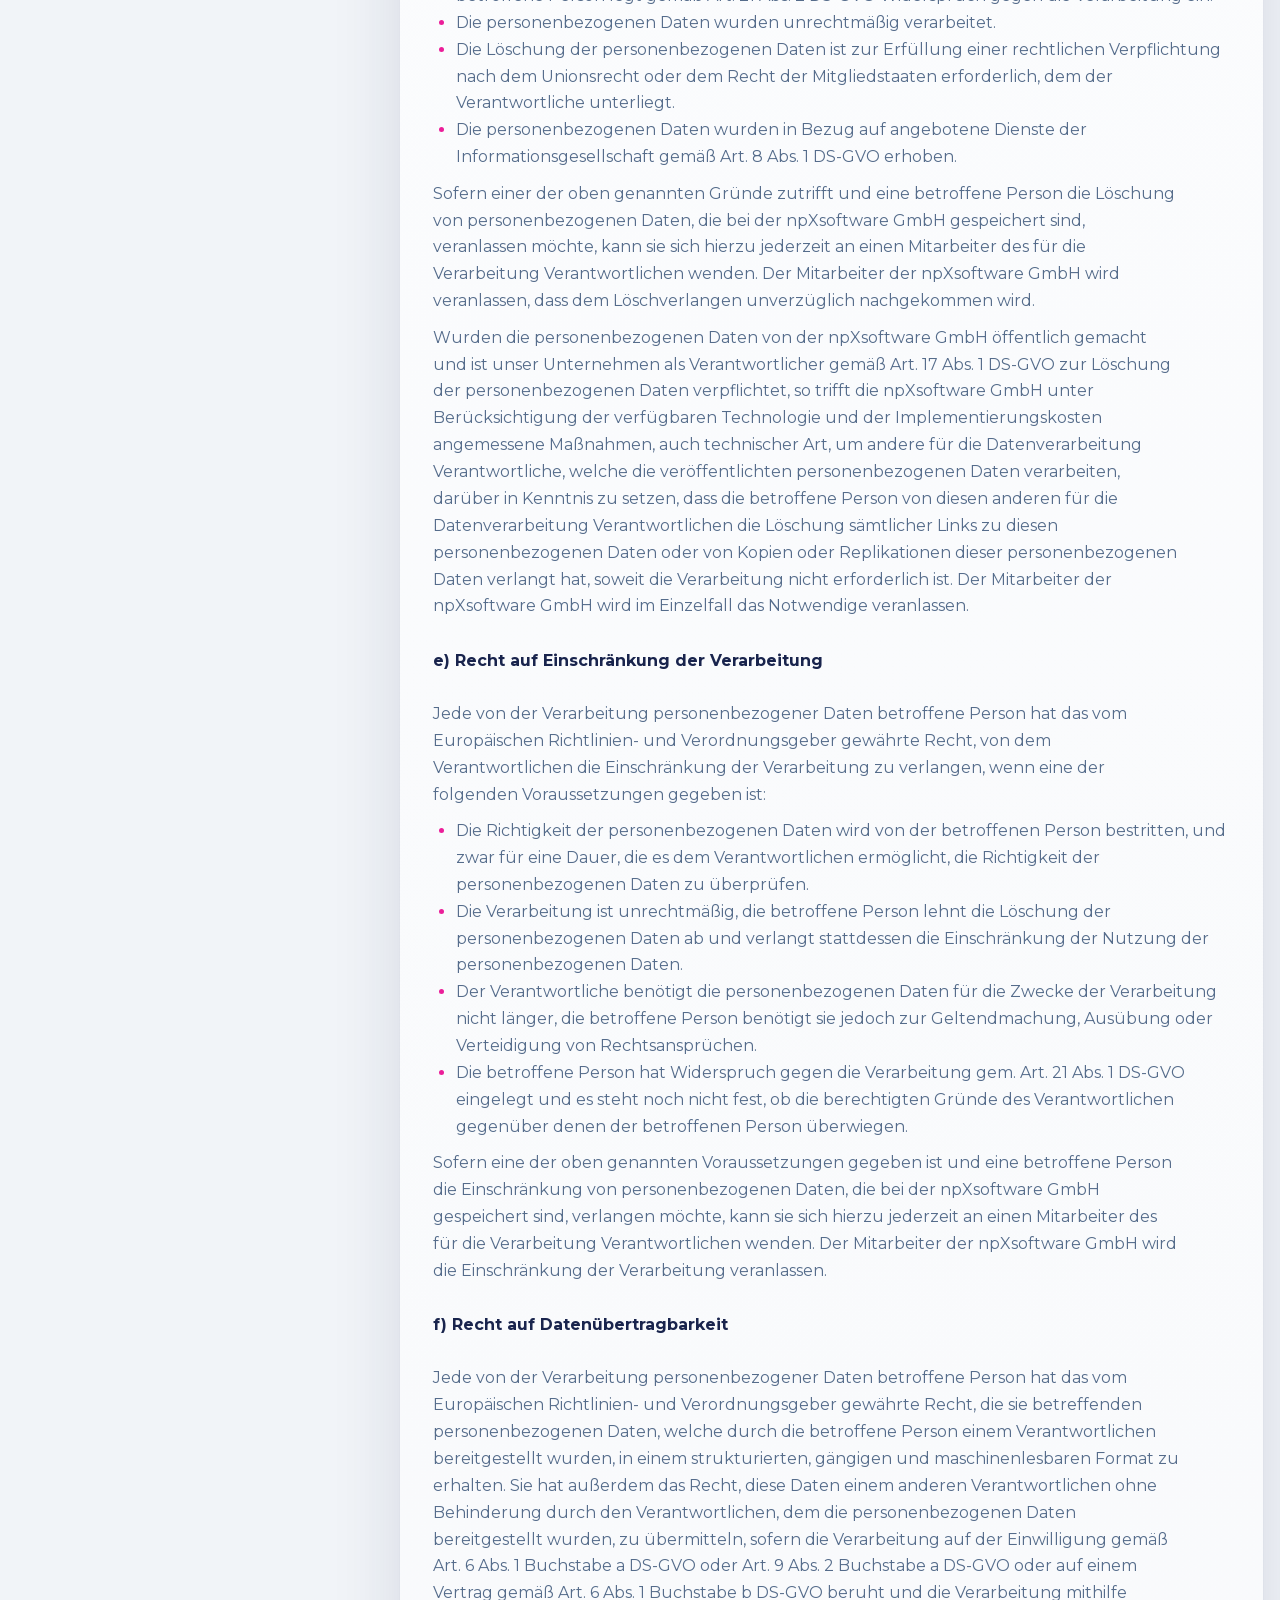
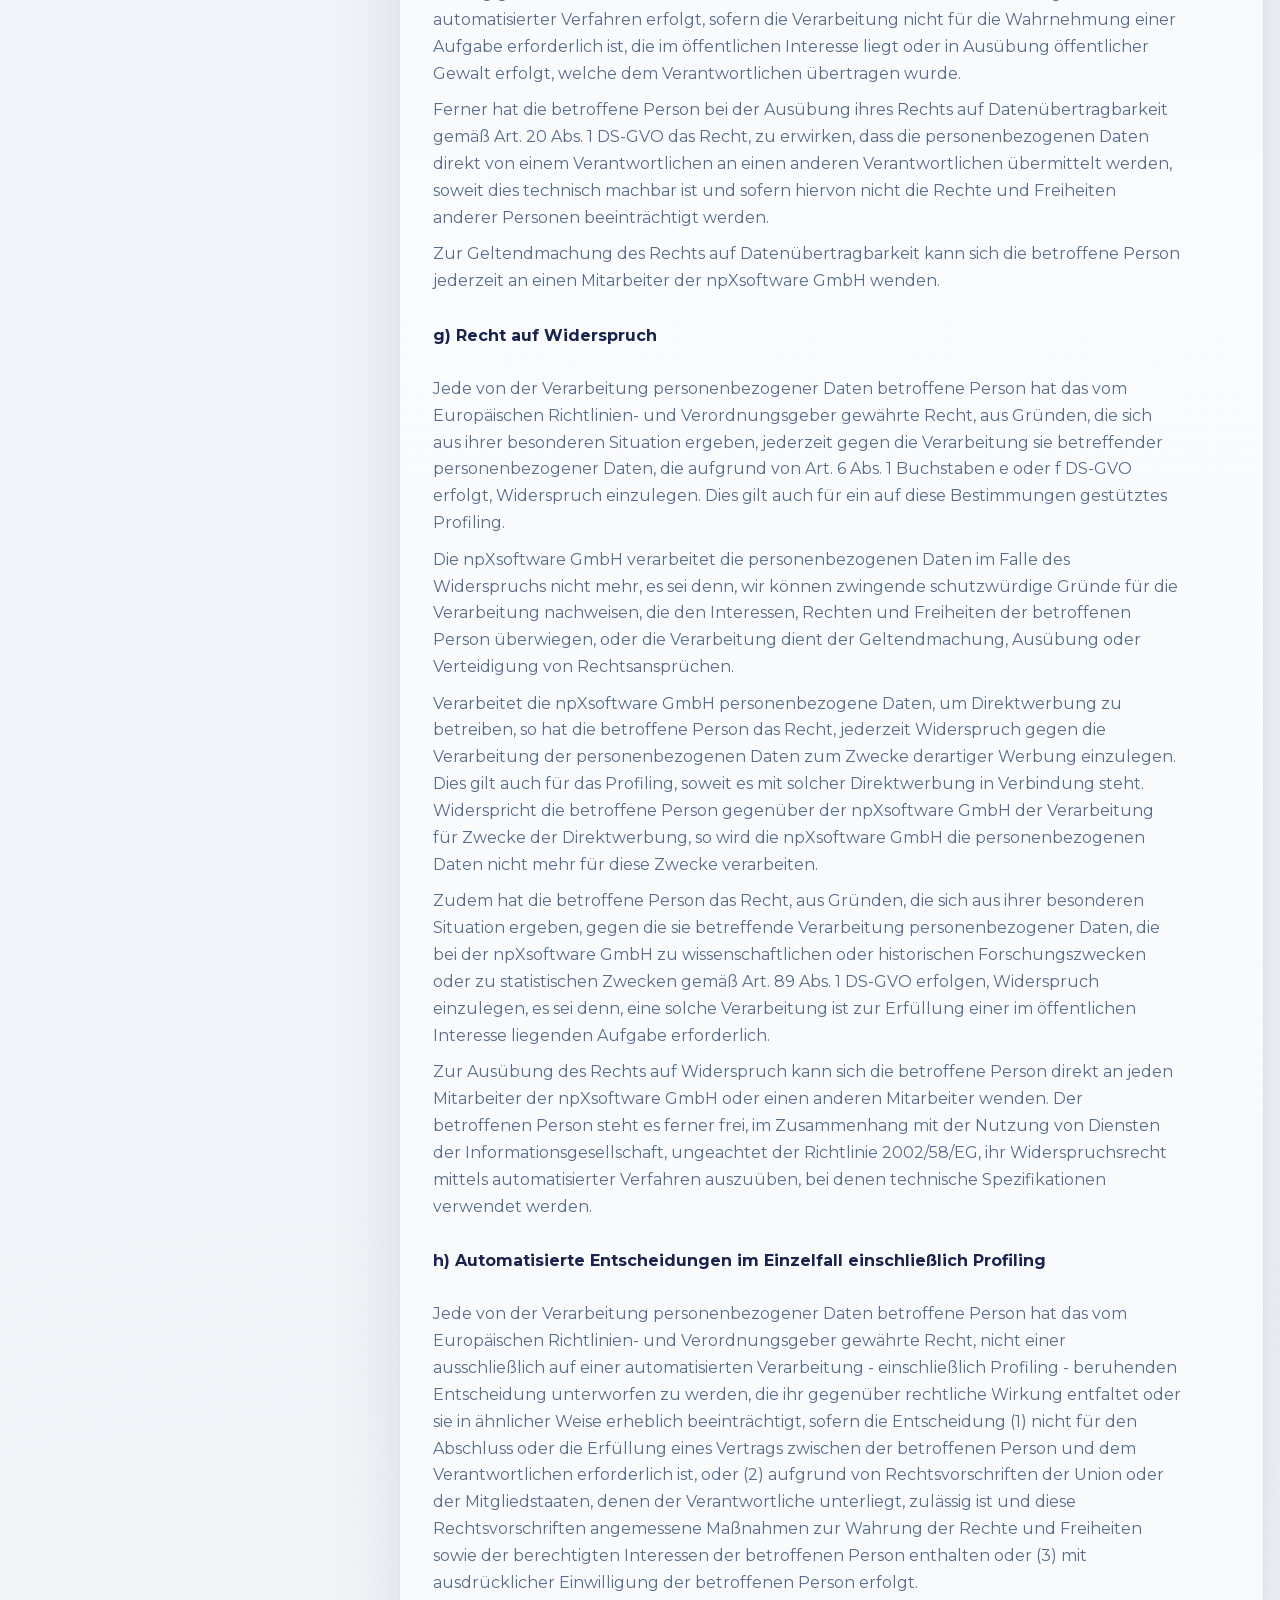
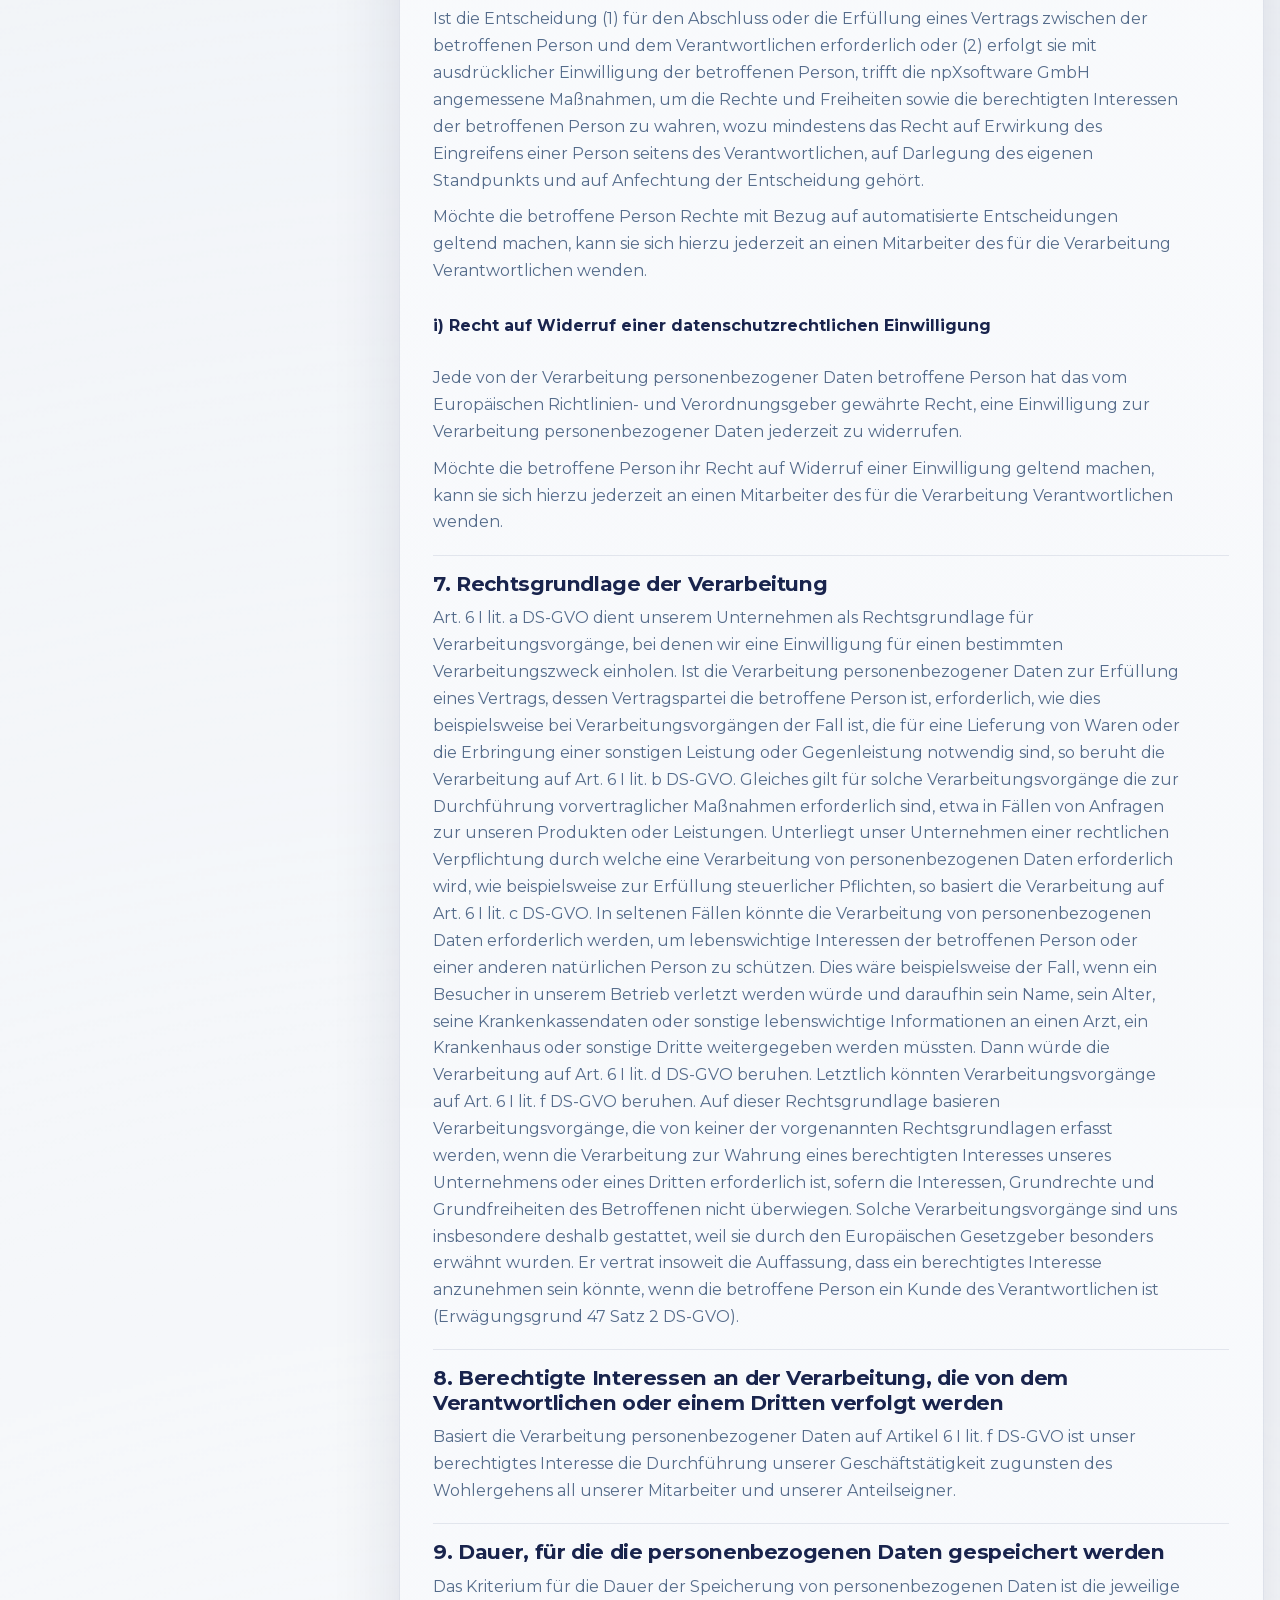
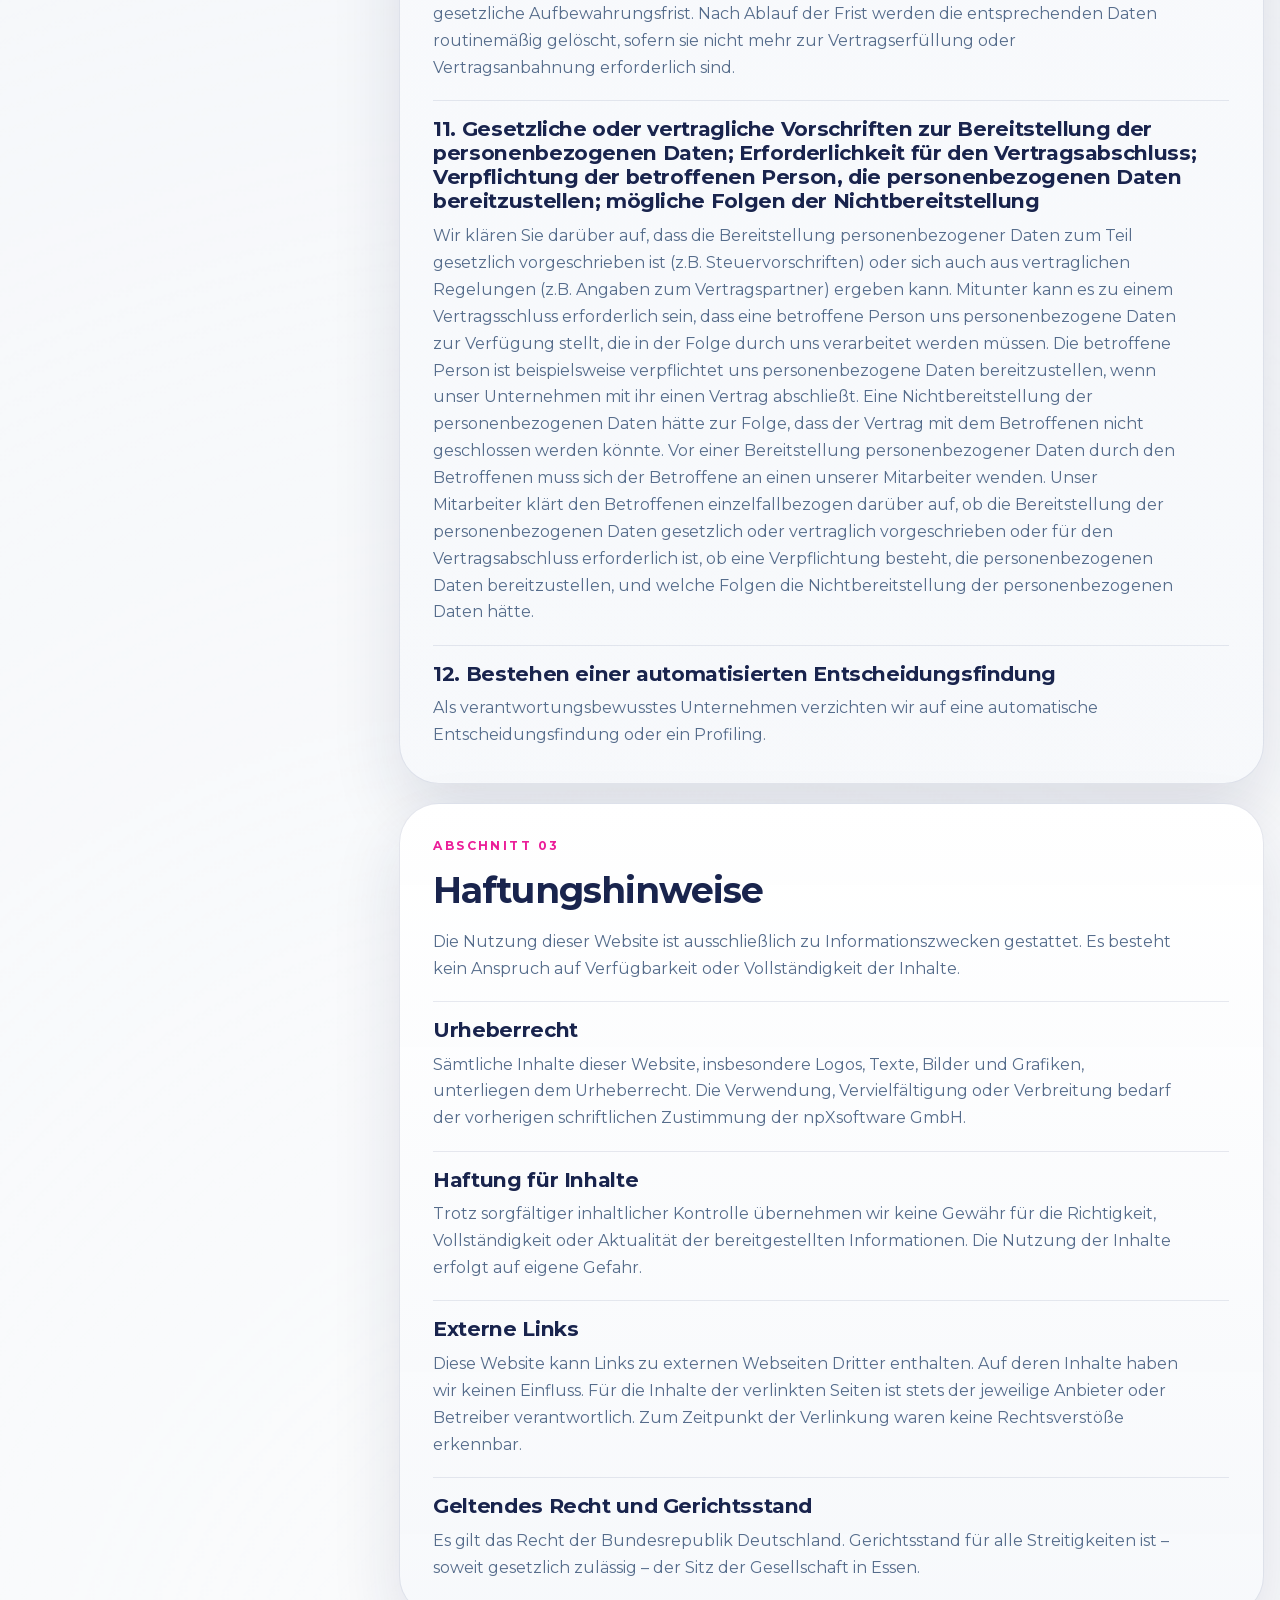
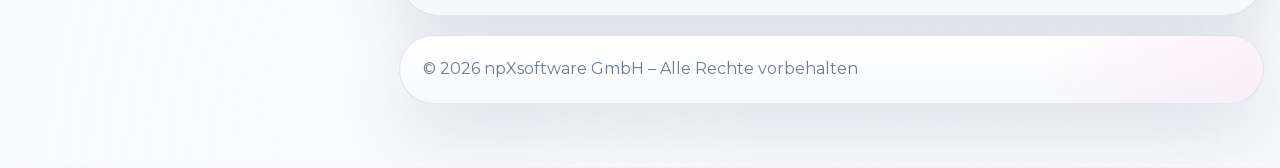
<file: legal/index.html>
<!doctype html>
<html lang="de">
  <head>
    <meta charset="utf-8" />
    <meta name="viewport" content="width=device-width, initial-scale=1" />
    <title>Rechtliche Informationen | npXsoftware</title>
    <meta
      name="description"
      content="Rechtliche Informationen der npXsoftware GmbH: Impressum, Datenschutzerklärung und Haftungshinweise."
    />
    <meta name="author" content="npXsoftware GmbH" />
    <meta name="theme-color" content="#1c2753" />
    <meta
      name="apple-mobile-web-app-status-bar-style"
      content="black-translucent"
    />
    <meta name="robots" content="noindex,follow,max-image-preview:large" />
    <meta name="referrer" content="strict-origin-when-cross-origin" />
    <meta http-equiv="X-Content-Type-Options" content="nosniff" />
    <link rel="icon" href="../assets/images/favicon.svg" type="image/svg+xml" />
    <link
      rel="alternate"
      hreflang="de-DE"
      href="https://npxsoftware.eu/legal/"
    />
    <link
      rel="alternate"
      hreflang="x-default"
      href="https://npxsoftware.eu/legal/"
    />
    <link rel="canonical" href="https://npxsoftware.eu/legal/" />
    <meta property="og:type" content="website" />
    <meta property="og:site_name" content="npXsoftware" />
    <meta property="og:locale" content="de_DE" />
    <meta property="og:url" content="https://npxsoftware.eu/legal/" />
    <meta
      property="og:title"
      content="Rechtliche Informationen | npXsoftware"
    />
    <meta
      property="og:description"
      content="Impressum, Datenschutzerklärung und Haftungshinweise der npXsoftware GmbH."
    />
    <meta
      property="og:image"
      content="https://npxsoftware.eu/assets/images/why-npx-visual.png"
    />
    <meta
      property="og:image:alt"
      content="npXsoftware visualisiert digitale Compliance-, Zahlungs- und Steuerprozesse."
    />
    <meta name="twitter:card" content="summary_large_image" />
    <meta
      name="twitter:title"
      content="Rechtliche Informationen | npXsoftware"
    />
    <meta
      name="twitter:description"
      content="Impressum, Datenschutzerklärung und Haftungshinweise der npXsoftware GmbH."
    />
    <meta
      name="twitter:image"
      content="https://npxsoftware.eu/assets/images/why-npx-visual.png"
    />
    <script type="application/ld+json">
      {
        "@context": "https://schema.org",
        "@graph": [
          {
            "@type": "Organization",
            "@id": "https://npxsoftware.eu/#organization",
            "name": "npXsoftware GmbH",
            "url": "https://npxsoftware.eu/",
            "legalName": "npXsoftware GmbH",
            "logo": "https://npxsoftware.eu/assets/images/npXsoftware-logo-full.svg",
            "email": "info@npxsoftware.eu",
            "address": {
              "@type": "PostalAddress",
              "streetAddress": "Hafenstraße 122",
              "postalCode": "45356",
              "addressLocality": "Essen",
              "addressCountry": "DE"
            }
          },
          {
            "@type": "WebSite",
            "@id": "https://npxsoftware.eu/#website",
            "url": "https://npxsoftware.eu/",
            "name": "npXsoftware",
            "inLanguage": "de-DE",
            "publisher": {
              "@id": "https://npxsoftware.eu/#organization"
            }
          },
          {
            "@type": "WebPage",
            "@id": "https://npxsoftware.eu/legal/#webpage",
            "url": "https://npxsoftware.eu/legal/",
            "name": "Rechtliche Informationen | npXsoftware",
            "description": "Impressum, Datenschutzerklärung und Haftungshinweise der npXsoftware GmbH.",
            "isPartOf": {
              "@id": "https://npxsoftware.eu/#website"
            },
            "about": {
              "@id": "https://npxsoftware.eu/#organization"
            },
            "inLanguage": "de-DE"
          },
          {
            "@type": "BreadcrumbList",
            "@id": "https://npxsoftware.eu/legal/#breadcrumb",
            "itemListElement": [
              {
                "@type": "ListItem",
                "position": 1,
                "name": "Startseite",
                "item": "https://npxsoftware.eu/"
              },
              {
                "@type": "ListItem",
                "position": 2,
                "name": "Rechtliche Informationen",
                "item": "https://npxsoftware.eu/legal/"
              }
            ]
          }
        ]
      }
    </script>
    <link rel="stylesheet" href="./assets/css/legal.css" />
    <script defer src="./assets/js/legal.js"></script>
  </head>
  <body>
    <a class="skip-link" href="#main">Zum Inhalt springen</a>

    <header class="site-header">
      <div class="container header-inner">
        <a
          class="brand"
          href="../index.html"
          aria-label="Zur Hauptseite von npXsoftware"
        >
          <img
            src="../assets/images/npXsoftware-logo-full.svg"
            alt="npXsoftware Logo"
            width="280"
            height="44"
          />
        </a>
        <div class="header-actions">
          <a class="btn legal-back-link" href="../index.html"
            ><span>Zurück</span></a
          >
        </div>
      </div>
    </header>

    <main class="legal-main" id="main">
      <div class="container legal-shell">
        <section class="legal-hero" data-reveal>
          <div>
            <p class="legal-eyebrow">npXsoftware GmbH</p>
            <h1>Rechtliche Informationen</h1>
          </div>
        </section>

        <div class="legal-layout">
          <aside class="legal-sidebar legal-panel" data-reveal>
            <nav class="legal-nav" aria-label="Bereiche im Impressum">
              <p class="legal-nav-title">Übersicht</p>
              <a href="#impressum">Impressum</a>
              <a href="#datenschutz">Datenschutzerklärung</a>
              <a href="#nutzungsbedingungen">Haftungshinweise</a>
            </nav>
          </aside>

          <div class="legal-content">
            <section class="legal-panel" id="impressum" data-reveal>
              <div class="section-head">
                <span class="section-tag">Abschnitt 01</span>
                <h2>Impressum</h2>
              </div>
              <div class="section-body legal-list">
                <address class="legal-address">
                  <p>npXsoftware GmbH</p>
                  <p>Hafenstraße 122<br />45356 Essen<br />Deutschland</p>
                  <p>
                    Geschäftsführer: Philipp Wallutis, Norman Reddig, David
                    Schneider<br />E-Mail: info@npxsoftware.eu
                  </p>
                  <p>
                    Eingetragen beim Amtsgericht Essen, HRB 36967<br />Umsatzsteuer-ID:
                    DE455467598
                  </p>
                </address>
              </div>
            </section>

            <section class="legal-panel" id="datenschutz">
              <div class="section-head">
                <span class="section-tag">Abschnitt 02</span>
                <h2>Datenschutzerklärung</h2>
              </div>
              <div class="section-body">
                <p>
                  Wir freuen uns sehr über Ihr Interesse an unserem Unternehmen.
                  Datenschutz hat einen besonders hohen Stellenwert für die
                  Geschäftsleitung der npXsoftware GmbH. Eine Nutzung der
                  Internetseiten der npXsoftware GmbH ist grundsätzlich ohne
                  jede Angabe personenbezogener Daten möglich. Sofern eine
                  betroffene Person besondere Services unseres Unternehmens über
                  unsere Internetseite in Anspruch nehmen möchte, könnte jedoch
                  eine Verarbeitung personenbezogener Daten erforderlich werden.
                  Ist die Verarbeitung personenbezogener Daten erforderlich und
                  besteht für eine solche Verarbeitung keine gesetzliche
                  Grundlage, holen wir generell eine Einwilligung der
                  betroffenen Person ein.
                </p>
                <p>
                  Die Verarbeitung personenbezogener Daten, beispielsweise des
                  Namens, der Anschrift, E-Mail-Adresse oder Telefonnummer einer
                  betroffenen Person, erfolgt stets im Einklang mit der
                  Datenschutz-Grundverordnung und in Übereinstimmung mit den für
                  die npXsoftware GmbH geltenden landesspezifischen
                  Datenschutzbestimmungen. Mittels dieser Datenschutzerklärung
                  möchte unser Unternehmen die Öffentlichkeit über Art, Umfang
                  und Zweck der von uns erhobenen, genutzten und verarbeiteten
                  personenbezogenen Daten informieren. Ferner werden betroffene
                  Personen mittels dieser Datenschutzerklärung über die ihnen
                  zustehenden Rechte aufgeklärt.
                </p>
                <p>
                  Die npXsoftware GmbH hat als für die Verarbeitung
                  Verantwortlicher zahlreiche technische und organisatorische
                  Maßnahmen umgesetzt, um einen möglichst lückenlosen Schutz der
                  über diese Internetseite verarbeiteten personenbezogenen Daten
                  sicherzustellen. Dennoch können Internetbasierte
                  Datenübertragungen grundsätzlich Sicherheitslücken aufweisen,
                  sodass ein absoluter Schutz nicht gewährleistet werden kann.
                  Aus diesem Grund steht es jeder betroffenen Person frei,
                  personenbezogene Daten auch auf alternativen Wegen,
                  beispielsweise telefonisch, an uns zu übermitteln.
                </p>

                <div class="legal-block">
                  <h3>1. Begriffsbestimmungen</h3>
                  <p>
                    Die Datenschutzerklärung der npXsoftware GmbH beruht auf den
                    Begrifflichkeiten, die durch den Europäischen Richtlinien-
                    und Verordnungsgeber beim Erlass der
                    Datenschutz-Grundverordnung (DS-GVO) verwendet wurden.
                    Unsere Datenschutzerklärung soll sowohl für die
                    Öffentlichkeit als auch für unsere Kunden und
                    Geschäftspartner einfach lesbar und verständlich sein. Um
                    dies zu gewährleisten, möchten wir vorab die verwendeten
                    Begrifflichkeiten erläutern.
                  </p>
                  <p>
                    Wir verwenden in dieser Datenschutzerklärung unter anderem
                    die folgenden Begriffe:
                  </p>

                  <h4>a) personenbezogene Daten</h4>
                  <p>
                    Personenbezogene Daten sind alle Informationen, die sich auf
                    eine identifizierte oder identifizierbare natürliche Person
                    (im Folgenden "betroffene Person") beziehen. Als
                    identifizierbar wird eine natürliche Person angesehen, die
                    direkt oder indirekt, insbesondere mittels Zuordnung zu
                    einer Kennung wie einem Namen, zu einer Kennnummer, zu
                    Standortdaten, zu einer Online-Kennung oder zu einem oder
                    mehreren besonderen Merkmalen, die Ausdruck der physischen,
                    physiologischen, genetischen, psychischen, wirtschaftlichen,
                    kulturellen oder sozialen Identität dieser natürlichen
                    Person sind, identifiziert werden kann.
                  </p>

                  <h4>b) betroffene Person</h4>
                  <p>
                    Betroffene Person ist jede identifizierte oder
                    identifizierbare natürliche Person, deren personenbezogene
                    Daten von dem für die Verarbeitung Verantwortlichen
                    verarbeitet werden.
                  </p>

                  <h4>c) Verarbeitung</h4>
                  <p>
                    Verarbeitung ist jeder mit oder ohne Hilfe automatisierter
                    Verfahren ausgeführte Vorgang oder jede solche Vorgangsreihe
                    im Zusammenhang mit personenbezogenen Daten wie das Erheben,
                    das Erfassen, die Organisation, das Ordnen, die Speicherung,
                    die Anpassung oder Veränderung, das Auslesen, das Abfragen,
                    die Verwendung, die Offenlegung durch Übermittlung,
                    Verbreitung oder eine andere Form der Bereitstellung, den
                    Abgleich oder die Verknüpfung, die Einschränkung, das
                    Löschen oder die Vernichtung.
                  </p>

                  <h4>d) Einschränkung der Verarbeitung</h4>
                  <p>
                    Einschränkung der Verarbeitung ist die Markierung
                    gespeicherter personenbezogener Daten mit dem Ziel, ihre
                    künftige Verarbeitung einzuschränken.
                  </p>

                  <h4>e) Profiling</h4>
                  <p>
                    Profiling ist jede Art der automatisierten Verarbeitung
                    personenbezogener Daten, die darin besteht, dass diese
                    personenbezogenen Daten verwendet werden, um bestimmte
                    persönliche Aspekte, die sich auf eine natürliche Person
                    beziehen, zu bewerten, insbesondere, um Aspekte bezüglich
                    Arbeitsleistung, wirtschaftlicher Lage, Gesundheit,
                    persönlicher Vorlieben, Interessen, Zuverlässigkeit,
                    Verhalten, Aufenthaltsort oder Ortswechsel dieser
                    natürlichen Person zu analysieren oder vorherzusagen.
                  </p>

                  <h4>f) Pseudonymisierung</h4>
                  <p>
                    Pseudonymisierung ist die Verarbeitung personenbezogener
                    Daten in einer Weise, auf welche die personenbezogenen Daten
                    ohne Hinzuziehung zusätzlicher Informationen nicht mehr
                    einer spezifischen betroffenen Person zugeordnet werden
                    können, sofern diese zusätzlichen Informationen gesondert
                    aufbewahrt werden und technischen und organisatorischen
                    Maßnahmen unterliegen, die gewährleisten, dass die
                    personenbezogenen Daten nicht einer identifizierten oder
                    identifizierbaren natürlichen Person zugewiesen werden.
                  </p>

                  <h4>
                    g) Verantwortlicher oder für die Verarbeitung
                    Verantwortlicher
                  </h4>
                  <p>
                    Verantwortlicher oder für die Verarbeitung Verantwortlicher
                    ist die natürliche oder juristische Person, Behörde,
                    Einrichtung oder andere Stelle, die allein oder gemeinsam
                    mit anderen über die Zwecke und Mittel der Verarbeitung von
                    personenbezogenen Daten entscheidet. Sind die Zwecke und
                    Mittel dieser Verarbeitung durch das Unionsrecht oder das
                    Recht der Mitgliedstaaten vorgegeben, so kann der
                    Verantwortliche beziehungsweise können die bestimmten
                    Kriterien seiner Benennung nach dem Unionsrecht oder dem
                    Recht der Mitgliedstaaten vorgesehen werden.
                  </p>

                  <h4>h) Auftragsverarbeiter</h4>
                  <p>
                    Auftragsverarbeiter ist eine natürliche oder juristische
                    Person, Behörde, Einrichtung oder andere Stelle, die
                    personenbezogene Daten im Auftrag des Verantwortlichen
                    verarbeitet.
                  </p>

                  <h4>i) Empfänger</h4>
                  <p>
                    Empfänger ist eine natürliche oder juristische Person,
                    Behörde, Einrichtung oder andere Stelle, der
                    personenbezogene Daten offengelegt werden, unabhängig davon,
                    ob es sich bei ihr um einen Dritten handelt oder nicht.
                    Behörden, die im Rahmen eines bestimmten
                    Untersuchungsauftrags nach dem Unionsrecht oder dem Recht
                    der Mitgliedstaaten möglicherweise personenbezogene Daten
                    erhalten, gelten jedoch nicht als Empfänger.
                  </p>

                  <h4>j) Dritter</h4>
                  <p>
                    Dritter ist eine natürliche oder juristische Person,
                    Behörde, Einrichtung oder andere Stelle außer der
                    betroffenen Person, dem Verantwortlichen, dem
                    Auftragsverarbeiter und den Personen, die unter der
                    unmittelbaren Verantwortung des Verantwortlichen oder des
                    Auftragsverarbeiters befugt sind, die personenbezogenen
                    Daten zu verarbeiten.
                  </p>

                  <h4>k) Einwilligung</h4>
                  <p>
                    Einwilligung ist jede von der betroffenen Person freiwillig
                    für den bestimmten Fall in informierter Weise und
                    unmissverständlich abgegebene Willensbekundung in Form einer
                    Erklärung oder einer sonstigen eindeutigen bestätigenden
                    Handlung, mit der die betroffene Person zu verstehen gibt,
                    dass sie mit der Verarbeitung der sie betreffenden
                    personenbezogenen Daten einverstanden ist.
                  </p>
                </div>

                <div class="legal-block">
                  <h3>
                    2. Name und Anschrift des für die Verarbeitung
                    Verantwortlichen
                  </h3>
                  <p>
                    Verantwortlicher im Sinne der Datenschutz-Grundverordnung,
                    sonstiger in den Mitgliedstaaten der Europäischen Union
                    geltenden Datenschutzgesetze und anderer Bestimmungen mit
                    datenschutzrechtlichem Charakter ist die:
                  </p>
                  <address class="legal-address">
                    <p>npXsoftware GmbH</p>
                    <p>Hafenstraße 122<br />45356 Essen<br />Deutschland</p>
                    <p>E-Mail: info@npxsoftware.eu</p>
                    <p>Website: npxsoftware.eu</p>
                  </address>
                </div>

                <div class="legal-block">
                  <h3>3. Erfassung von allgemeinen Daten und Informationen</h3>
                  <p>
                    Die Internetseite der npXsoftware GmbH erfasst mit jedem
                    Aufruf der Internetseite durch eine betroffene Person oder
                    ein automatisiertes System eine Reihe von allgemeinen Daten
                    und Informationen. Diese allgemeinen Daten und Informationen
                    werden in den Logfiles des Servers gespeichert. Erfasst
                    werden können die (1) verwendeten Browsertypen und
                    Versionen, (2) das vom zugreifenden System verwendete
                    Betriebssystem, (3) die Internetseite, von welcher ein
                    zugreifendes System auf unsere Internetseite gelangt
                    (sogenannte Referrer), (4) die Unterwebseiten, welche über
                    ein zugreifendes System auf unserer Internetseite
                    angesteuert werden, (5) das Datum und die Uhrzeit eines
                    Zugriffs auf die Internetseite, (6) eine
                    Internet-Protokoll-Adresse (IP-Adresse), (7) der
                    Internet-Service-Provider des zugreifenden Systems und (8)
                    sonstige ähnliche Daten und Informationen, die der
                    Gefahrenabwehr im Falle von Angriffen auf unsere
                    informationstechnologischen Systeme dienen.
                  </p>
                  <p>
                    Bei der Nutzung dieser allgemeinen Daten und Informationen
                    zieht die npXsoftware GmbH keine Rückschlüsse auf die
                    betroffene Person. Diese Informationen werden vielmehr
                    benötigt, um (1) die Inhalte unserer Internetseite korrekt
                    auszuliefern, (2) die Inhalte unserer Internetseite sowie
                    die Werbung für diese zu optimieren, (3) die dauerhafte
                    Funktionsfähigkeit unserer informationstechnologischen
                    Systeme und der Technik unserer Internetseite zu
                    gewährleisten sowie (4) um Strafverfolgungsbehörden im Falle
                    eines Cyberangriffes die zur Strafverfolgung notwendigen
                    Informationen bereitzustellen. Diese anonym erhobenen Daten
                    und Informationen werden durch die npXsoftware GmbH daher
                    einerseits statistisch und ferner mit dem Ziel ausgewertet,
                    den Datenschutz und die Datensicherheit in unserem
                    Unternehmen zu erhöhen, um letztlich ein optimales
                    Schutzniveau für die von uns verarbeiteten personenbezogenen
                    Daten sicherzustellen. Die anonymen Daten der
                    Server-Logfiles werden getrennt von allen durch eine
                    betroffene Person angegebenen personenbezogenen Daten
                    gespeichert.
                  </p>
                </div>

                <div class="legal-block">
                  <h3>4. Kontaktmöglichkeit über die Internetseite</h3>
                  <p>
                    Die Internetseite der npXsoftware GmbH enthält aufgrund von
                    gesetzlichen Vorschriften Angaben, die eine schnelle
                    elektronische Kontaktaufnahme zu unserem Unternehmen sowie
                    eine unmittelbare Kommunikation mit uns ermöglichen, was
                    ebenfalls eine allgemeine Adresse der sogenannten
                    elektronischen Post (E-Mail-Adresse) umfasst. Sofern eine
                    betroffene Person per E-Mail oder über ein Kontaktformular
                    den Kontakt mit dem für die Verarbeitung Verantwortlichen
                    aufnimmt, werden die von der betroffenen Person
                    übermittelten personenbezogenen Daten automatisch
                    gespeichert. Solche auf freiwilliger Basis von einer
                    betroffenen Person an den für die Verarbeitung
                    Verantwortlichen übermittelten personenbezogenen Daten
                    werden für Zwecke der Bearbeitung oder der Kontaktaufnahme
                    zur betroffenen Person gespeichert. Es erfolgt keine
                    Weitergabe dieser personenbezogenen Daten an Dritte.
                  </p>
                </div>

                <div class="legal-block">
                  <h3>
                    5. Routinemäßige Löschung und Sperrung von personenbezogenen
                    Daten
                  </h3>
                  <p>
                    Der für die Verarbeitung Verantwortliche verarbeitet und
                    speichert personenbezogene Daten der betroffenen Person nur
                    für den Zeitraum, der zur Erreichung des Speicherungszwecks
                    erforderlich ist oder sofern dies durch den Europäischen
                    Richtlinien- und Verordnungsgeber oder einen anderen
                    Gesetzgeber in Gesetzen oder Vorschriften, welchen der für
                    die Verarbeitung Verantwortliche unterliegt, vorgesehen
                    wurde.
                  </p>
                  <p>
                    Entfällt der Speicherungszweck oder läuft eine vom
                    Europäischen Richtlinien- und Verordnungsgeber oder einem
                    anderen zuständigen Gesetzgeber vorgeschriebene
                    Speicherfrist ab, werden die personenbezogenen Daten
                    routinemäßig und entsprechend den gesetzlichen Vorschriften
                    gesperrt oder gelöscht.
                  </p>
                </div>

                <div class="legal-block">
                  <h3>6. Rechte der betroffenen Person</h3>

                  <h4>a) Recht auf Bestätigung</h4>
                  <p>
                    Jede betroffene Person hat das vom Europäischen Richtlinien-
                    und Verordnungsgeber eingeräumte Recht, von dem für die
                    Verarbeitung Verantwortlichen eine Bestätigung darüber zu
                    verlangen, ob sie betreffende personenbezogene Daten
                    verarbeitet werden. Möchte eine betroffene Person dieses
                    Bestätigungsrecht in Anspruch nehmen, kann sie sich hierzu
                    jederzeit an einen Mitarbeiter des für die Verarbeitung
                    Verantwortlichen wenden.
                  </p>

                  <h4>b) Recht auf Auskunft</h4>
                  <p>
                    Jede von der Verarbeitung personenbezogener Daten betroffene
                    Person hat das vom Europäischen Richtlinien- und
                    Verordnungsgeber gewährte Recht, jederzeit von dem für die
                    Verarbeitung Verantwortlichen unentgeltliche Auskunft über
                    die zu seiner Person gespeicherten personenbezogenen Daten
                    und eine Kopie dieser Auskunft zu erhalten. Ferner hat der
                    Europäische Richtlinien- und Verordnungsgeber der
                    betroffenen Person Auskunft über folgende Informationen
                    zugestanden:
                  </p>
                  <ul>
                    <li>die Verarbeitungszwecke</li>
                    <li>
                      die Kategorien personenbezogener Daten, die verarbeitet
                      werden
                    </li>
                    <li>
                      die Empfänger oder Kategorien von Empfängern, gegenüber
                      denen die personenbezogenen Daten offengelegt worden sind
                      oder noch offengelegt werden, insbesondere bei Empfängern
                      in Drittländern oder bei internationalen Organisationen
                    </li>
                    <li>
                      falls möglich die geplante Dauer, für die die
                      personenbezogenen Daten gespeichert werden, oder, falls
                      dies nicht möglich ist, die Kriterien für die Festlegung
                      dieser Dauer
                    </li>
                    <li>
                      das Bestehen eines Rechts auf Berichtigung oder Löschung
                      der sie betreffenden personenbezogenen Daten oder auf
                      Einschränkung der Verarbeitung durch den Verantwortlichen
                      oder eines Widerspruchsrechts gegen diese Verarbeitung
                    </li>
                    <li>
                      das Bestehen eines Beschwerderechts bei einer
                      Aufsichtsbehörde
                    </li>
                    <li>
                      wenn die personenbezogenen Daten nicht bei der betroffenen
                      Person erhoben werden: Alle verfügbaren Informationen über
                      die Herkunft der Daten
                    </li>
                    <li>
                      das Bestehen einer automatisierten Entscheidungsfindung
                      einschließlich Profiling gemäß Artikel 22 Abs. 1 und 4
                      DS-GVO und - zumindest in diesen Fällen - aussagekräftige
                      Informationen über die involvierte Logik sowie die
                      Tragweite und die angestrebten Auswirkungen einer
                      derartigen Verarbeitung für die betroffene Person
                    </li>
                  </ul>
                  <p>
                    Ferner steht der betroffenen Person ein Auskunftsrecht
                    darüber zu, ob personenbezogene Daten an ein Drittland oder
                    an eine internationale Organisation übermittelt wurden.
                    Sofern dies der Fall ist, so steht der betroffenen Person im
                    Übrigen das Recht zu, Auskunft über die geeigneten Garantien
                    im Zusammenhang mit der Übermittlung zu erhalten.
                  </p>
                  <p>
                    Möchte eine betroffene Person dieses Auskunftsrecht in
                    Anspruch nehmen, kann sie sich hierzu jederzeit an einen
                    Mitarbeiter des für die Verarbeitung Verantwortlichen
                    wenden.
                  </p>

                  <h4>c) Recht auf Berichtigung</h4>
                  <p>
                    Jede von der Verarbeitung personenbezogener Daten betroffene
                    Person hat das vom Europäischen Richtlinien- und
                    Verordnungsgeber gewährte Recht, die unverzügliche
                    Berichtigung sie betreffender unrichtiger personenbezogener
                    Daten zu verlangen. Ferner steht der betroffenen Person das
                    Recht zu, unter Berücksichtigung der Zwecke der
                    Verarbeitung, die Vervollständigung unvollständiger
                    personenbezogener Daten - auch mittels einer ergänzenden
                    Erklärung - zu verlangen.
                  </p>
                  <p>
                    Möchte eine betroffene Person dieses Berichtigungsrecht in
                    Anspruch nehmen, kann sie sich hierzu jederzeit an einen
                    Mitarbeiter des für die Verarbeitung Verantwortlichen
                    wenden.
                  </p>

                  <h4>d) Recht auf Löschung (Recht auf Vergessen werden)</h4>
                  <p>
                    Jede von der Verarbeitung personenbezogener Daten betroffene
                    Person hat das vom Europäischen Richtlinien- und
                    Verordnungsgeber gewährte Recht, von dem Verantwortlichen zu
                    verlangen, dass die sie betreffenden personenbezogenen Daten
                    unverzüglich gelöscht werden, sofern einer der folgenden
                    Gründe zutrifft und soweit die Verarbeitung nicht
                    erforderlich ist:
                  </p>
                  <ul>
                    <li>
                      Die personenbezogenen Daten wurden für solche Zwecke
                      erhoben oder auf sonstige Weise verarbeitet, für welche
                      sie nicht mehr notwendig sind.
                    </li>
                    <li>
                      Die betroffene Person widerruft ihre Einwilligung, auf die
                      sich die Verarbeitung gemäß Art. 6 Abs. 1 Buchstabe a
                      DS-GVO oder Art. 9 Abs. 2 Buchstabe a DS-GVO stützte, und
                      es fehlt an einer anderweitigen Rechtsgrundlage für die
                      Verarbeitung.
                    </li>
                    <li>
                      Die betroffene Person legt gemäß Art. 21 Abs. 1 DS-GVO
                      Widerspruch gegen die Verarbeitung ein, und es liegen
                      keine vorrangigen berechtigten Gründe für die Verarbeitung
                      vor, oder die betroffene Person legt gemäß Art. 21 Abs. 2
                      DS-GVO Widerspruch gegen die Verarbeitung ein.
                    </li>
                    <li>
                      Die personenbezogenen Daten wurden unrechtmäßig
                      verarbeitet.
                    </li>
                    <li>
                      Die Löschung der personenbezogenen Daten ist zur Erfüllung
                      einer rechtlichen Verpflichtung nach dem Unionsrecht oder
                      dem Recht der Mitgliedstaaten erforderlich, dem der
                      Verantwortliche unterliegt.
                    </li>
                    <li>
                      Die personenbezogenen Daten wurden in Bezug auf angebotene
                      Dienste der Informationsgesellschaft gemäß Art. 8 Abs. 1
                      DS-GVO erhoben.
                    </li>
                  </ul>
                  <p>
                    Sofern einer der oben genannten Gründe zutrifft und eine
                    betroffene Person die Löschung von personenbezogenen Daten,
                    die bei der npXsoftware GmbH gespeichert sind, veranlassen
                    möchte, kann sie sich hierzu jederzeit an einen Mitarbeiter
                    des für die Verarbeitung Verantwortlichen wenden. Der
                    Mitarbeiter der npXsoftware GmbH wird veranlassen, dass dem
                    Löschverlangen unverzüglich nachgekommen wird.
                  </p>
                  <p>
                    Wurden die personenbezogenen Daten von der npXsoftware GmbH
                    öffentlich gemacht und ist unser Unternehmen als
                    Verantwortlicher gemäß Art. 17 Abs. 1 DS-GVO zur Löschung
                    der personenbezogenen Daten verpflichtet, so trifft die
                    npXsoftware GmbH unter Berücksichtigung der verfügbaren
                    Technologie und der Implementierungskosten angemessene
                    Maßnahmen, auch technischer Art, um andere für die
                    Datenverarbeitung Verantwortliche, welche die
                    veröffentlichten personenbezogenen Daten verarbeiten,
                    darüber in Kenntnis zu setzen, dass die betroffene Person
                    von diesen anderen für die Datenverarbeitung
                    Verantwortlichen die Löschung sämtlicher Links zu diesen
                    personenbezogenen Daten oder von Kopien oder Replikationen
                    dieser personenbezogenen Daten verlangt hat, soweit die
                    Verarbeitung nicht erforderlich ist. Der Mitarbeiter der
                    npXsoftware GmbH wird im Einzelfall das Notwendige
                    veranlassen.
                  </p>

                  <h4>e) Recht auf Einschränkung der Verarbeitung</h4>
                  <p>
                    Jede von der Verarbeitung personenbezogener Daten betroffene
                    Person hat das vom Europäischen Richtlinien- und
                    Verordnungsgeber gewährte Recht, von dem Verantwortlichen
                    die Einschränkung der Verarbeitung zu verlangen, wenn eine
                    der folgenden Voraussetzungen gegeben ist:
                  </p>
                  <ul>
                    <li>
                      Die Richtigkeit der personenbezogenen Daten wird von der
                      betroffenen Person bestritten, und zwar für eine Dauer,
                      die es dem Verantwortlichen ermöglicht, die Richtigkeit
                      der personenbezogenen Daten zu überprüfen.
                    </li>
                    <li>
                      Die Verarbeitung ist unrechtmäßig, die betroffene Person
                      lehnt die Löschung der personenbezogenen Daten ab und
                      verlangt stattdessen die Einschränkung der Nutzung der
                      personenbezogenen Daten.
                    </li>
                    <li>
                      Der Verantwortliche benötigt die personenbezogenen Daten
                      für die Zwecke der Verarbeitung nicht länger, die
                      betroffene Person benötigt sie jedoch zur Geltendmachung,
                      Ausübung oder Verteidigung von Rechtsansprüchen.
                    </li>
                    <li>
                      Die betroffene Person hat Widerspruch gegen die
                      Verarbeitung gem. Art. 21 Abs. 1 DS-GVO eingelegt und es
                      steht noch nicht fest, ob die berechtigten Gründe des
                      Verantwortlichen gegenüber denen der betroffenen Person
                      überwiegen.
                    </li>
                  </ul>
                  <p>
                    Sofern eine der oben genannten Voraussetzungen gegeben ist
                    und eine betroffene Person die Einschränkung von
                    personenbezogenen Daten, die bei der npXsoftware GmbH
                    gespeichert sind, verlangen möchte, kann sie sich hierzu
                    jederzeit an einen Mitarbeiter des für die Verarbeitung
                    Verantwortlichen wenden. Der Mitarbeiter der npXsoftware
                    GmbH wird die Einschränkung der Verarbeitung veranlassen.
                  </p>

                  <h4>f) Recht auf Datenübertragbarkeit</h4>
                  <p>
                    Jede von der Verarbeitung personenbezogener Daten betroffene
                    Person hat das vom Europäischen Richtlinien- und
                    Verordnungsgeber gewährte Recht, die sie betreffenden
                    personenbezogenen Daten, welche durch die betroffene Person
                    einem Verantwortlichen bereitgestellt wurden, in einem
                    strukturierten, gängigen und maschinenlesbaren Format zu
                    erhalten. Sie hat außerdem das Recht, diese Daten einem
                    anderen Verantwortlichen ohne Behinderung durch den
                    Verantwortlichen, dem die personenbezogenen Daten
                    bereitgestellt wurden, zu übermitteln, sofern die
                    Verarbeitung auf der Einwilligung gemäß Art. 6 Abs. 1
                    Buchstabe a DS-GVO oder Art. 9 Abs. 2 Buchstabe a DS-GVO
                    oder auf einem Vertrag gemäß Art. 6 Abs. 1 Buchstabe b
                    DS-GVO beruht und die Verarbeitung mithilfe automatisierter
                    Verfahren erfolgt, sofern die Verarbeitung nicht für die
                    Wahrnehmung einer Aufgabe erforderlich ist, die im
                    öffentlichen Interesse liegt oder in Ausübung öffentlicher
                    Gewalt erfolgt, welche dem Verantwortlichen übertragen
                    wurde.
                  </p>
                  <p>
                    Ferner hat die betroffene Person bei der Ausübung ihres
                    Rechts auf Datenübertragbarkeit gemäß Art. 20 Abs. 1 DS-GVO
                    das Recht, zu erwirken, dass die personenbezogenen Daten
                    direkt von einem Verantwortlichen an einen anderen
                    Verantwortlichen übermittelt werden, soweit dies technisch
                    machbar ist und sofern hiervon nicht die Rechte und
                    Freiheiten anderer Personen beeinträchtigt werden.
                  </p>
                  <p>
                    Zur Geltendmachung des Rechts auf Datenübertragbarkeit kann
                    sich die betroffene Person jederzeit an einen Mitarbeiter
                    der npXsoftware GmbH wenden.
                  </p>

                  <h4>g) Recht auf Widerspruch</h4>
                  <p>
                    Jede von der Verarbeitung personenbezogener Daten betroffene
                    Person hat das vom Europäischen Richtlinien- und
                    Verordnungsgeber gewährte Recht, aus Gründen, die sich aus
                    ihrer besonderen Situation ergeben, jederzeit gegen die
                    Verarbeitung sie betreffender personenbezogener Daten, die
                    aufgrund von Art. 6 Abs. 1 Buchstaben e oder f DS-GVO
                    erfolgt, Widerspruch einzulegen. Dies gilt auch für ein auf
                    diese Bestimmungen gestütztes Profiling.
                  </p>
                  <p>
                    Die npXsoftware GmbH verarbeitet die personenbezogenen Daten
                    im Falle des Widerspruchs nicht mehr, es sei denn, wir
                    können zwingende schutzwürdige Gründe für die Verarbeitung
                    nachweisen, die den Interessen, Rechten und Freiheiten der
                    betroffenen Person überwiegen, oder die Verarbeitung dient
                    der Geltendmachung, Ausübung oder Verteidigung von
                    Rechtsansprüchen.
                  </p>
                  <p>
                    Verarbeitet die npXsoftware GmbH personenbezogene Daten, um
                    Direktwerbung zu betreiben, so hat die betroffene Person das
                    Recht, jederzeit Widerspruch gegen die Verarbeitung der
                    personenbezogenen Daten zum Zwecke derartiger Werbung
                    einzulegen. Dies gilt auch für das Profiling, soweit es mit
                    solcher Direktwerbung in Verbindung steht. Widerspricht die
                    betroffene Person gegenüber der npXsoftware GmbH der
                    Verarbeitung für Zwecke der Direktwerbung, so wird die
                    npXsoftware GmbH die personenbezogenen Daten nicht mehr für
                    diese Zwecke verarbeiten.
                  </p>
                  <p>
                    Zudem hat die betroffene Person das Recht, aus Gründen, die
                    sich aus ihrer besonderen Situation ergeben, gegen die sie
                    betreffende Verarbeitung personenbezogener Daten, die bei
                    der npXsoftware GmbH zu wissenschaftlichen oder historischen
                    Forschungszwecken oder zu statistischen Zwecken gemäß Art.
                    89 Abs. 1 DS-GVO erfolgen, Widerspruch einzulegen, es sei
                    denn, eine solche Verarbeitung ist zur Erfüllung einer im
                    öffentlichen Interesse liegenden Aufgabe erforderlich.
                  </p>
                  <p>
                    Zur Ausübung des Rechts auf Widerspruch kann sich die
                    betroffene Person direkt an jeden Mitarbeiter der
                    npXsoftware GmbH oder einen anderen Mitarbeiter wenden. Der
                    betroffenen Person steht es ferner frei, im Zusammenhang mit
                    der Nutzung von Diensten der Informationsgesellschaft,
                    ungeachtet der Richtlinie 2002/58/EG, ihr Widerspruchsrecht
                    mittels automatisierter Verfahren auszuüben, bei denen
                    technische Spezifikationen verwendet werden.
                  </p>

                  <h4>
                    h) Automatisierte Entscheidungen im Einzelfall
                    einschließlich Profiling
                  </h4>
                  <p>
                    Jede von der Verarbeitung personenbezogener Daten betroffene
                    Person hat das vom Europäischen Richtlinien- und
                    Verordnungsgeber gewährte Recht, nicht einer ausschließlich
                    auf einer automatisierten Verarbeitung - einschließlich
                    Profiling - beruhenden Entscheidung unterworfen zu werden,
                    die ihr gegenüber rechtliche Wirkung entfaltet oder sie in
                    ähnlicher Weise erheblich beeinträchtigt, sofern die
                    Entscheidung (1) nicht für den Abschluss oder die Erfüllung
                    eines Vertrags zwischen der betroffenen Person und dem
                    Verantwortlichen erforderlich ist, oder (2) aufgrund von
                    Rechtsvorschriften der Union oder der Mitgliedstaaten, denen
                    der Verantwortliche unterliegt, zulässig ist und diese
                    Rechtsvorschriften angemessene Maßnahmen zur Wahrung der
                    Rechte und Freiheiten sowie der berechtigten Interessen der
                    betroffenen Person enthalten oder (3) mit ausdrücklicher
                    Einwilligung der betroffenen Person erfolgt.
                  </p>
                  <p>
                    Ist die Entscheidung (1) für den Abschluss oder die
                    Erfüllung eines Vertrags zwischen der betroffenen Person und
                    dem Verantwortlichen erforderlich oder (2) erfolgt sie mit
                    ausdrücklicher Einwilligung der betroffenen Person, trifft
                    die npXsoftware GmbH angemessene Maßnahmen, um die Rechte
                    und Freiheiten sowie die berechtigten Interessen der
                    betroffenen Person zu wahren, wozu mindestens das Recht auf
                    Erwirkung des Eingreifens einer Person seitens des
                    Verantwortlichen, auf Darlegung des eigenen Standpunkts und
                    auf Anfechtung der Entscheidung gehört.
                  </p>
                  <p>
                    Möchte die betroffene Person Rechte mit Bezug auf
                    automatisierte Entscheidungen geltend machen, kann sie sich
                    hierzu jederzeit an einen Mitarbeiter des für die
                    Verarbeitung Verantwortlichen wenden.
                  </p>

                  <h4>
                    i) Recht auf Widerruf einer datenschutzrechtlichen
                    Einwilligung
                  </h4>
                  <p>
                    Jede von der Verarbeitung personenbezogener Daten betroffene
                    Person hat das vom Europäischen Richtlinien- und
                    Verordnungsgeber gewährte Recht, eine Einwilligung zur
                    Verarbeitung personenbezogener Daten jederzeit zu
                    widerrufen.
                  </p>
                  <p>
                    Möchte die betroffene Person ihr Recht auf Widerruf einer
                    Einwilligung geltend machen, kann sie sich hierzu jederzeit
                    an einen Mitarbeiter des für die Verarbeitung
                    Verantwortlichen wenden.
                  </p>
                </div>

                <div class="legal-block">
                  <h3>7. Rechtsgrundlage der Verarbeitung</h3>
                  <p>
                    Art. 6 I lit. a DS-GVO dient unserem Unternehmen als
                    Rechtsgrundlage für Verarbeitungsvorgänge, bei denen wir
                    eine Einwilligung für einen bestimmten Verarbeitungszweck
                    einholen. Ist die Verarbeitung personenbezogener Daten zur
                    Erfüllung eines Vertrags, dessen Vertragspartei die
                    betroffene Person ist, erforderlich, wie dies beispielsweise
                    bei Verarbeitungsvorgängen der Fall ist, die für eine
                    Lieferung von Waren oder die Erbringung einer sonstigen
                    Leistung oder Gegenleistung notwendig sind, so beruht die
                    Verarbeitung auf Art. 6 I lit. b DS-GVO. Gleiches gilt für
                    solche Verarbeitungsvorgänge die zur Durchführung
                    vorvertraglicher Maßnahmen erforderlich sind, etwa in Fällen
                    von Anfragen zur unseren Produkten oder Leistungen.
                    Unterliegt unser Unternehmen einer rechtlichen Verpflichtung
                    durch welche eine Verarbeitung von personenbezogenen Daten
                    erforderlich wird, wie beispielsweise zur Erfüllung
                    steuerlicher Pflichten, so basiert die Verarbeitung auf Art.
                    6 I lit. c DS-GVO. In seltenen Fällen könnte die
                    Verarbeitung von personenbezogenen Daten erforderlich
                    werden, um lebenswichtige Interessen der betroffenen Person
                    oder einer anderen natürlichen Person zu schützen. Dies wäre
                    beispielsweise der Fall, wenn ein Besucher in unserem
                    Betrieb verletzt werden würde und daraufhin sein Name, sein
                    Alter, seine Krankenkassendaten oder sonstige lebenswichtige
                    Informationen an einen Arzt, ein Krankenhaus oder sonstige
                    Dritte weitergegeben werden müssten. Dann würde die
                    Verarbeitung auf Art. 6 I lit. d DS-GVO beruhen. Letztlich
                    könnten Verarbeitungsvorgänge auf Art. 6 I lit. f DS-GVO
                    beruhen. Auf dieser Rechtsgrundlage basieren
                    Verarbeitungsvorgänge, die von keiner der vorgenannten
                    Rechtsgrundlagen erfasst werden, wenn die Verarbeitung zur
                    Wahrung eines berechtigten Interesses unseres Unternehmens
                    oder eines Dritten erforderlich ist, sofern die Interessen,
                    Grundrechte und Grundfreiheiten des Betroffenen nicht
                    überwiegen. Solche Verarbeitungsvorgänge sind uns
                    insbesondere deshalb gestattet, weil sie durch den
                    Europäischen Gesetzgeber besonders erwähnt wurden. Er
                    vertrat insoweit die Auffassung, dass ein berechtigtes
                    Interesse anzunehmen sein könnte, wenn die betroffene Person
                    ein Kunde des Verantwortlichen ist (Erwägungsgrund 47 Satz 2
                    DS-GVO).
                  </p>
                </div>

                <div class="legal-block">
                  <h3>
                    8. Berechtigte Interessen an der Verarbeitung, die von dem
                    Verantwortlichen oder einem Dritten verfolgt werden
                  </h3>
                  <p>
                    Basiert die Verarbeitung personenbezogener Daten auf Artikel
                    6 I lit. f DS-GVO ist unser berechtigtes Interesse die
                    Durchführung unserer Geschäftstätigkeit zugunsten des
                    Wohlergehens all unserer Mitarbeiter und unserer
                    Anteilseigner.
                  </p>
                </div>

                <div class="legal-block">
                  <h3>
                    9. Dauer, für die die personenbezogenen Daten gespeichert
                    werden
                  </h3>
                  <p>
                    Das Kriterium für die Dauer der Speicherung von
                    personenbezogenen Daten ist die jeweilige gesetzliche
                    Aufbewahrungsfrist. Nach Ablauf der Frist werden die
                    entsprechenden Daten routinemäßig gelöscht, sofern sie nicht
                    mehr zur Vertragserfüllung oder Vertragsanbahnung
                    erforderlich sind.
                  </p>
                </div>

                <div class="legal-block">
                  <h3>
                    11. Gesetzliche oder vertragliche Vorschriften zur
                    Bereitstellung der personenbezogenen Daten; Erforderlichkeit
                    für den Vertragsabschluss; Verpflichtung der betroffenen
                    Person, die personenbezogenen Daten bereitzustellen;
                    mögliche Folgen der Nichtbereitstellung
                  </h3>
                  <p>
                    Wir klären Sie darüber auf, dass die Bereitstellung
                    personenbezogener Daten zum Teil gesetzlich vorgeschrieben
                    ist (z.B. Steuervorschriften) oder sich auch aus
                    vertraglichen Regelungen (z.B. Angaben zum Vertragspartner)
                    ergeben kann. Mitunter kann es zu einem Vertragsschluss
                    erforderlich sein, dass eine betroffene Person uns
                    personenbezogene Daten zur Verfügung stellt, die in der
                    Folge durch uns verarbeitet werden müssen. Die betroffene
                    Person ist beispielsweise verpflichtet uns personenbezogene
                    Daten bereitzustellen, wenn unser Unternehmen mit ihr einen
                    Vertrag abschließt. Eine Nichtbereitstellung der
                    personenbezogenen Daten hätte zur Folge, dass der Vertrag
                    mit dem Betroffenen nicht geschlossen werden könnte. Vor
                    einer Bereitstellung personenbezogener Daten durch den
                    Betroffenen muss sich der Betroffene an einen unserer
                    Mitarbeiter wenden. Unser Mitarbeiter klärt den Betroffenen
                    einzelfallbezogen darüber auf, ob die Bereitstellung der
                    personenbezogenen Daten gesetzlich oder vertraglich
                    vorgeschrieben oder für den Vertragsabschluss erforderlich
                    ist, ob eine Verpflichtung besteht, die personenbezogenen
                    Daten bereitzustellen, und welche Folgen die
                    Nichtbereitstellung der personenbezogenen Daten hätte.
                  </p>
                </div>

                <div class="legal-block">
                  <h3>
                    12. Bestehen einer automatisierten Entscheidungsfindung
                  </h3>
                  <p>
                    Als verantwortungsbewusstes Unternehmen verzichten wir auf
                    eine automatische Entscheidungsfindung oder ein Profiling.
                  </p>
                </div>
              </div>
            </section>

            <section class="legal-panel" id="nutzungsbedingungen" data-reveal>
              <div class="section-head">
                <span class="section-tag">Abschnitt 03</span>
                <h2>Haftungshinweise</h2>
              </div>
              <div class="section-body">
                <p>
                  Die Nutzung dieser Website ist ausschließlich zu
                  Informationszwecken gestattet. Es besteht kein Anspruch auf
                  Verfügbarkeit oder Vollständigkeit der Inhalte.
                </p>

                <div class="legal-block">
                  <h3>Urheberrecht</h3>
                  <p>
                    Sämtliche Inhalte dieser Website, insbesondere Logos, Texte,
                    Bilder und Grafiken, unterliegen dem Urheberrecht. Die
                    Verwendung, Vervielfältigung oder Verbreitung bedarf der
                    vorherigen schriftlichen Zustimmung der npXsoftware GmbH.
                  </p>
                </div>

                <div class="legal-block">
                  <h3>Haftung für Inhalte</h3>
                  <p>
                    Trotz sorgfältiger inhaltlicher Kontrolle übernehmen wir
                    keine Gewähr für die Richtigkeit, Vollständigkeit oder
                    Aktualität der bereitgestellten Informationen. Die Nutzung
                    der Inhalte erfolgt auf eigene Gefahr.
                  </p>
                </div>

                <div class="legal-block">
                  <h3>Externe Links</h3>
                  <p>
                    Diese Website kann Links zu externen Webseiten Dritter
                    enthalten. Auf deren Inhalte haben wir keinen Einfluss. Für
                    die Inhalte der verlinkten Seiten ist stets der jeweilige
                    Anbieter oder Betreiber verantwortlich. Zum Zeitpunkt der
                    Verlinkung waren keine Rechtsverstöße erkennbar.
                  </p>
                </div>

                <div class="legal-block">
                  <h3>Geltendes Recht und Gerichtsstand</h3>
                  <p>
                    Es gilt das Recht der Bundesrepublik Deutschland.
                    Gerichtsstand für alle Streitigkeiten ist – soweit
                    gesetzlich zulässig – der Sitz der Gesellschaft in Essen.
                  </p>
                </div>
              </div>
            </section>

            <footer class="legal-footer" data-reveal>
              <p>&copy; 2026 npXsoftware GmbH – Alle Rechte vorbehalten</p>
            </footer>
          </div>
        </div>
      </div>
    </main>
  </body>
</html>
</file>
<file: css/variables.css>
:root{
  --c-bg:#f1f4f8;
  --c-surface:#ffffff;
  --c-surface-2:#f6f8fb;
  --c-surface-soft:rgba(255,255,255,.82);
  --c-border:rgba(36,51,107,.12);
  --c-border-strong:rgba(25,36,77,.18);
  --c-muted:#6d7b96;
  --c-accent-positive:#beffc7;
  --c-accent-cta:#eb1e99;
  --c-text:#19244d;
  --c-text-soft:#556c8b;
  --c-dark:#1f2022;
  --c-panel:#24336b;
  --c-panel-strong:#19244d;
  --c-glow:rgba(190,255,199,.18);
  --c-rose-glow:rgba(235,30,153,.08);
  --c-sky-glow:rgba(167,182,201,.12);
  --c-banner-bg:#24336b;
  --c-banner-bg-strong:#1c2753;
  --c-banner-surface:rgba(255,255,255,.07);
  --c-banner-border:rgba(214,224,242,.16);
  --c-banner-text:#f6f8ff;
  --c-banner-muted:#c6d1e5;
  --c-banner-divider:rgba(190,255,199,.24);

  --ff-heading:"Montserrat", "Segoe UI", Arial, sans-serif;
  --ff-body:"Montserrat", "Segoe UI", Arial, sans-serif;

  --radius-sm:10px;
  --radius-md:16px;
  --radius-lg:28px;
  --radius-xl:40px;
  --shadow-soft:0 20px 44px rgba(25,36,77,.08);
  --shadow-panel:0 30px 70px rgba(25,36,77,.12);
  --shadow-strong:0 40px 100px rgba(25,36,77,.16);

  --space-1:.5rem;
  --space-2:.75rem;
  --space-3:1rem;
  --space-4:1.5rem;
  --space-5:2rem;
  --space-6:3rem;
  --space-7:4rem;

  --container:1200px;
  --layout-content-max:var(--container);
  --layout-edge:clamp(1rem,2vw,1.625rem);
  --layout-bleed-max:1560px;
  --header-h:88px;
}
</file>
<file: css/base.css>
@font-face {
  font-family: "Montserrat";
  src: url("../assets/fonts/montserrat-latin-ext.woff2") format("woff2");
  font-style: normal;
  font-weight: 100 900;
  font-display: swap;
  unicode-range:
    U+0100-02BA, U+02BD-02C5, U+02C7-02CC, U+02CE-02D7, U+02DD-02FF,
    U+0304, U+0308, U+0329, U+1D00-1DBF, U+1E00-1E9F, U+1EF2-1EFF,
    U+2020, U+20A0-20AB, U+20AD-20C0, U+2113, U+2C60-2C7F, U+A720-A7FF;
}

@font-face {
  font-family: "Montserrat";
  src: url("../assets/fonts/montserrat-latin.woff2") format("woff2");
  font-style: normal;
  font-weight: 100 900;
  font-display: swap;
  unicode-range:
    U+0000-00FF, U+0131, U+0152-0153, U+02BB-02BC, U+02C6, U+02DA,
    U+02DC, U+0304, U+0308, U+0329, U+2000-206F, U+20AC, U+2122,
    U+2191, U+2193, U+2212, U+2215, U+FEFF, U+FFFD;
}

html{
  min-height:100%;
  scroll-padding-top:calc(var(--header-h) + 1rem);
  background:
    linear-gradient(
      180deg,
      color-mix(in srgb, var(--c-banner-bg) 90%, var(--c-banner-bg-strong) 10%),
      var(--c-banner-bg-strong)
    );
}
body,
button,
input,
textarea,
select,
option{
  font-family:var(--ff-body);
}
body{
  background:
    linear-gradient(
      180deg,
      color-mix(in srgb, var(--c-banner-bg) 90%, var(--c-banner-bg-strong) 10%),
      var(--c-banner-bg-strong)
    );
  background-color:var(--c-banner-bg-strong);
  color:var(--c-text);
  font-size:1.0625rem;
  min-height:100vh;
  overflow-x:hidden;
}

main{
  background:
    radial-gradient(circle at 88% 6%, rgba(190,255,199,.08), transparent 20%),
    radial-gradient(circle at 14% 18%, rgba(167,182,201,.11), transparent 24%),
    radial-gradient(circle at 72% 84%, rgba(108,132,188,.08), transparent 28%),
    linear-gradient(180deg, rgba(255,255,255,.42), rgba(255,255,255,0) 18%),
    linear-gradient(135deg, rgba(243,246,250,.92), rgba(236,241,247,.94) 42%, rgba(241,244,248,.98) 100%),
    var(--c-bg);
  background-color:var(--c-bg);
  position:relative;
  z-index:0;
}

body::before,
body::after{
  content:"";
  position:fixed;
  inset:auto;
  pointer-events:none;
  z-index:-1;
  filter:blur(18px);
}

body::before{
  top:7rem;
  right:min(7vw, 5rem);
  width:min(30rem, 38vw);
  height:min(24rem, 30vw);
  border-radius:50%;
  background:radial-gradient(circle, rgba(190,255,199,.1) 0%, rgba(190,255,199,0) 74%);
}

body::after{
  left:min(3vw, 1.75rem);
  bottom:7rem;
  width:min(32rem, 40vw);
  height:min(22rem, 28vw);
  border-radius:50%;
  background:radial-gradient(circle, rgba(154,190,255,.09) 0%, rgba(154,190,255,0) 76%);
}

h1,h2,h3{font-family:var(--ff-heading);line-height:1.08;letter-spacing:-.026em;color:var(--c-text)}
h1{font-size:clamp(2.7rem,5vw,5rem);max-width:11ch}
h2{font-size:clamp(1.85rem,2.8vw,2.95rem)}
h3{font-size:clamp(1.15rem,2vw,1.56rem);letter-spacing:-.018em}
p{color:var(--c-text-soft);max-width:68ch;font-size:1.05rem;line-height:1.68}
a{color:inherit}

.section{position:relative;padding:clamp(4.1rem,6.6vw,6rem) 0;border-top:none}
.section::before{
  content:"";
  position:absolute;
  left:50%;
  top:0;
  width:min(72rem, calc(100% - 3rem));
  height:1px;
  transform:translateX(-50%);
  background:linear-gradient(90deg, rgba(36,51,107,0), rgba(36,51,107,.14) 18%, rgba(36,51,107,.05) 50%, rgba(36,51,107,0) 82%);
}
.section-title{margin-bottom:clamp(1rem, 1.9vw, 1.45rem)}
.section-kicker{font-size:.76rem;text-transform:uppercase;letter-spacing:.2em;color:var(--c-accent-cta);margin:0;font-weight:700}
.section-kicker + h1,
.section-kicker + h2,
.section-kicker + h3,
.section-kicker + .section-title{
  margin-top:clamp(.45rem, .85vw, .72rem);
}
.section-kicker + p{
  margin-top:clamp(.58rem, .95vw, .82rem);
}
.section-intro{max-width:60ch}

:focus-visible{outline:3px solid color-mix(in srgb, var(--c-accent-cta) 78%, white 22%);outline-offset:3px;border-radius:6px}

.skip-link{position:absolute;left:-999px;top:0;background:var(--c-accent-cta);color:#fff;padding:.5rem .75rem;font-weight:700;z-index:999}
.skip-link:focus{left:.5rem;top:.5rem}

.visually-hidden{
  position:absolute !important;
  width:1px;
  height:1px;
  padding:0;
  margin:-1px;
  overflow:hidden;
  clip:rect(0, 0, 0, 0);
  white-space:nowrap;
  border:0;
}

[data-reveal]{
  opacity:0;
  transform:translateY(16px);
  transition:
    opacity .82s cubic-bezier(.16,1,.3,1),
    transform .82s cubic-bezier(.16,1,.3,1);
}

[data-reveal].is-visible{
  opacity:1;
  transform:none;
}
</file>
<file: css/layout.css>
.container{width:min(100% - calc(var(--layout-edge) * 2),var(--layout-content-max));margin-inline:auto}
.grid-2{display:grid;grid-template-columns:minmax(0,1.05fr) minmax(320px,.95fr);gap:clamp(2rem,3.2vw,4rem);align-items:center}
.grid-2.reverse{grid-template-columns:.9fr 1.1fr}
.stack>*+*{margin-top:var(--space-3)}

.site-header{
  position:sticky;
  top:0;
  z-index:1000;
  overflow:hidden;
  background:
    linear-gradient(180deg, color-mix(in srgb, var(--c-banner-bg) 90%, var(--c-banner-bg-strong) 10%), var(--c-banner-bg-strong));
  box-shadow:0 14px 34px rgba(8,14,35,.18);
}

.site-header::before{
  content:"";
  position:absolute;
  inset:0;
  background:
    radial-gradient(circle at 16% 18%, rgba(190,255,199,.08), transparent 16%),
    radial-gradient(circle at 84% 12%, rgba(154,190,255,.08), transparent 22%),
    linear-gradient(180deg, rgba(255,255,255,.03), rgba(255,255,255,0) 22%);
  pointer-events:none;
}

.site-header::after{
  content:"";
  position:absolute;
  inset:auto 0 0;
  height:clamp(.42rem, .55vw, .56rem);
  background:linear-gradient(90deg, rgba(190,255,199,.84), rgba(190,255,199,.68));
  pointer-events:none;
}

.header-inner{
  position:relative;
  z-index:1;
  min-height:var(--header-h);
  padding-block:.85rem;
  display:flex;
  align-items:center;
  justify-content:space-between;
  gap:1.25rem;
}
.brand{display:flex;align-items:center;gap:.75rem;min-width:0;flex:1 1 auto;overflow:visible}
.brand img{display:block;height:36px;width:auto;max-width:min(100%, 248px);flex:none}
.brand-name{font-family:var(--ff-heading);font-weight:700;display:none}
.header-cta{
  white-space:nowrap;
  padding:.7rem 1rem;
  font-size:.92rem;
  line-height:1.05;
}

.js .site-header .header-cta{
  opacity:0;
  transform:translateY(-.3rem) scale(.972);
  filter:saturate(.92) brightness(.96);
  pointer-events:none;
  transition:
    opacity .72s cubic-bezier(.16,1,.3,1),
    transform .82s cubic-bezier(.16,1,.3,1),
    filter .82s cubic-bezier(.16,1,.3,1);
  will-change:opacity,transform,filter;
}

.js .site-header.is-cta-visible .header-cta{
  opacity:1;
  transform:translateY(0) scale(1);
  filter:none;
  pointer-events:auto;
}

.js .site-header .header-cta.is-hidden-hard{
  opacity:0 !important;
  visibility:hidden !important;
  pointer-events:none !important;
  transform:translateY(-.32rem) scale(.97) !important;
  filter:none !important;
}

.footer{
  position:relative;
  overflow:hidden;
  padding:clamp(3rem, 5vw, 4rem) 0 clamp(2rem, 3.6vw, 2.7rem);
  color:var(--c-banner-muted);
  background:
    linear-gradient(180deg, color-mix(in srgb, var(--c-banner-bg) 90%, var(--c-banner-bg-strong) 10%), var(--c-banner-bg-strong));
}

.footer::before{
  content:"";
  position:absolute;
  inset:0;
  background:
    radial-gradient(circle at 16% 14%, rgba(190,255,199,.08), transparent 18%),
    radial-gradient(circle at 82% 16%, rgba(154,190,255,.08), transparent 22%),
    linear-gradient(180deg, rgba(12,18,45,0), rgba(12,18,45,.12) 72%, rgba(12,18,45,.18));
  pointer-events:none;
}

.footer::after{
  content:"";
  position:absolute;
  inset:0 0 auto;
  width:100%;
  height:clamp(.42rem, .55vw, .56rem);
  transform:none;
  background:linear-gradient(90deg, rgba(190,255,199,.84), rgba(190,255,199,.68));
  pointer-events:none;
}

.footer-grid{
  position:relative;
  display:grid;
  grid-template-columns:minmax(0,1.5fr) minmax(260px,.85fr);
  gap:1.65rem;
  align-items:start;
  padding:clamp(.95rem, 1.7vw, 1.2rem) 0 0;
}

.footer-grid::after{
  content:"";
  position:absolute;
  top:8%;
  bottom:4%;
  left:calc(62.5% + .1rem);
  width:1px;
  background:linear-gradient(180deg, rgba(190,255,199,0), rgba(214,224,242,.12) 18%, rgba(214,224,242,.08) 52%, rgba(190,255,199,.16) 84%, rgba(190,255,199,0));
  pointer-events:none;
}
</file>
<file: css/components.css>
.btn{
  position:relative;
  display:inline-flex;
  align-items:center;
  justify-content:center;
  gap:.5rem;
  padding:.86rem 1.2rem;
  border-radius:999px;
  border:1px solid transparent;
  font-weight:600;
  letter-spacing:.01em;
  overflow:hidden;
  isolation:isolate;
  transition:
    transform .82s cubic-bezier(.16,1,.3,1),
    background-color .72s cubic-bezier(.16,1,.3,1),
    filter .82s cubic-bezier(.16,1,.3,1),
    box-shadow .82s cubic-bezier(.16,1,.3,1),
    border-color .72s cubic-bezier(.16,1,.3,1);
}
.btn::after{
  content:"";
  position:absolute;
  inset:0;
  border-radius:inherit;
  background:linear-gradient(180deg, rgba(255,255,255,.1), rgba(255,255,255,.02));
  opacity:0;
  pointer-events:none;
  transition:opacity .9s cubic-bezier(.16,1,.3,1);
  z-index:0;
}
.btn > *{
  position:relative;
  z-index:1;
}
.btn:focus-visible{
  outline:none;
  border-color:rgba(190,255,199,.52);
  box-shadow:
    0 0 0 4px rgba(190,255,199,.1),
    0 12px 26px rgba(8,14,35,.14);
}
.btn-primary{
  background:linear-gradient(135deg, color-mix(in srgb, var(--c-accent-cta) 90%, white 10%), #c92c85);
  color:white;
  box-shadow:0 14px 30px rgba(228,63,158,.18);
}
.btn-secondary{background:rgba(85,108,139,.16);border-color:rgba(167,182,201,.28);color:var(--c-text)}
.btn-subtle{
  color:color-mix(in srgb, var(--c-text-soft) 90%, white 10%);
  background:
    linear-gradient(180deg, rgba(255,255,255,.08), rgba(255,255,255,.025)),
    linear-gradient(135deg, rgba(109,136,196,.18), rgba(61,83,136,.08) 58%, rgba(255,255,255,.01));
  border-color:rgba(188,205,236,.18);
  box-shadow:
    inset 0 1px 0 rgba(255,255,255,.08),
    inset 0 -12px 28px rgba(11,18,42,.14),
    0 14px 30px rgba(7,12,30,.12);
  backdrop-filter:blur(10px);
  -webkit-backdrop-filter:blur(10px);
}
.btn-subtle::before{
  content:"";
  position:absolute;
  inset:1px;
  border-radius:inherit;
  background:linear-gradient(115deg, transparent 18%, rgba(255,255,255,.12) 48%, transparent 78%);
  opacity:0;
  transform:translateX(-24%);
  transition:
    opacity .72s cubic-bezier(.16,1,.3,1),
    transform .9s cubic-bezier(.16,1,.3,1);
  pointer-events:none;
  z-index:0;
}
.btn-subtle::after{
  opacity:.42;
  background:
    linear-gradient(180deg, rgba(255,255,255,.12), rgba(255,255,255,.02) 38%, rgba(255,255,255,.01)),
    radial-gradient(circle at 18% 50%, rgba(154,190,255,.08), rgba(154,190,255,0) 34%);
}
.btn-subtle > *{
  position:relative;
  z-index:1;
}
.btn-subtle:active{
  transform:translateY(0);
  filter:brightness(.99);
  box-shadow:
    inset 0 1px 0 rgba(255,255,255,.07),
    inset 0 -10px 20px rgba(11,18,42,.14),
    0 8px 18px rgba(7,12,30,.12);
}

.card{
  position:relative;
  background:linear-gradient(180deg, rgba(37,53,99,.62), rgba(23,34,74,.4));
  border:1px solid var(--c-border);
  border-radius:var(--radius-xl);
  padding:clamp(1.45rem,3vw,2.05rem);
  box-shadow:var(--shadow-panel);
  backdrop-filter:blur(10px);
  -webkit-backdrop-filter:blur(10px);
  overflow:hidden;
}
.card::before{
  content:"";
  position:absolute;
  inset:0;
  background:linear-gradient(180deg, rgba(255,255,255,.06), rgba(255,255,255,0) 24%, rgba(255,255,255,.02) 100%);
  pointer-events:none;
}

.visual{
  position:relative;
  border-radius:var(--radius-xl);
  overflow:visible;
  border:none;
  background:none;
  box-shadow:none;
}
.visual::before{
  content:"";
  position:absolute;
  inset:10% 8% 6%;
  border-radius:inherit;
  background:radial-gradient(circle at 50% 50%, rgba(154,190,255,.08), rgba(154,190,255,0) 72%);
  filter:blur(12px);
  pointer-events:none;
  z-index:0;
}
.visual::after{
  content:"";
  position:absolute;
  inset:0;
  border-radius:inherit;
  background:linear-gradient(180deg, rgba(255,255,255,.04), transparent 22%, transparent 78%, rgba(255,255,255,.02));
  pointer-events:none;
  z-index:1;
  opacity:.55;
}
.visual img{
  display:block;
  width:100%;
  height:100%;
  object-fit:cover;
  object-position:center;
  border-radius:calc(var(--radius-xl) - 10px);
  box-shadow:
    0 28px 70px rgba(7,12,30,.16),
    0 10px 24px rgba(7,12,30,.08);
}

.solution-tabs-shell{
  width:min(100%, 64rem);
  margin-inline:auto;
  border-radius:999px;
  background:rgba(255,255,255,.42);
  border:1px solid rgba(36,51,107,.08);
  box-shadow:inset 0 1px 0 rgba(255,255,255,.62);
}

.solution-tabs{
  position:relative;
  isolation:isolate;
  overflow:hidden;
  --solution-tab-indicator-x:0px;
  --solution-tab-indicator-y:0px;
  --solution-tab-indicator-width:0px;
  --solution-tab-indicator-height:0px;
  display:grid;
  grid-template-columns:repeat(5, minmax(0, 1fr));
  gap:.34rem;
  border:none;
  padding:.24rem;
  border-radius:999px;
  background:transparent;
  box-shadow:none;
}
.solution-tab-indicator{
  position:absolute;
  top:0;
  left:0;
  width:var(--solution-tab-indicator-width);
  height:var(--solution-tab-indicator-height);
  border-radius:999px;
  opacity:0;
  pointer-events:none;
  transform:translate3d(var(--solution-tab-indicator-x), var(--solution-tab-indicator-y), 0);
  will-change:transform, width, height, opacity;
  background:color-mix(in srgb, var(--c-accent-cta) 8%, white 92%);
  border:1px solid color-mix(in srgb, var(--c-accent-cta) 10%, rgba(36,51,107,.08));
  box-shadow:
    inset 0 -2px 0 color-mix(in srgb, var(--c-accent-cta) 76%, white 24%);
  z-index:0;
}
.solution-tabs.has-selection .solution-tab-indicator{opacity:1}
.solution-tabs.is-ready .solution-tab-indicator{
  transition:
    transform .58s cubic-bezier(.22,1,.36,1),
    width .58s cubic-bezier(.22,1,.36,1),
    height .58s cubic-bezier(.22,1,.36,1),
    opacity .3s cubic-bezier(.22,1,.36,1),
    filter .58s cubic-bezier(.22,1,.36,1);
}
.solution-tab{
  position:relative;
  z-index:1;
  cursor:pointer;
  border:1px solid transparent;
  background:transparent;
  color:color-mix(in srgb, var(--c-text) 82%, var(--c-text-soft) 18%);
  min-width:0;
  padding:.62rem .92rem;
  border-radius:999px;
  text-align:center;
  font-weight:500;
  line-height:1.2;
  text-wrap:balance;
  transition:
    transform .34s cubic-bezier(.22,1,.36,1),
    border-color .36s cubic-bezier(.22,1,.36,1),
    background-color .42s cubic-bezier(.22,1,.36,1),
    box-shadow .42s cubic-bezier(.22,1,.36,1),
    color .32s cubic-bezier(.22,1,.36,1);
}
.solution-tab:focus-visible{
  outline:none;
  border-color:color-mix(in srgb, var(--c-accent-cta) 18%, rgba(36,51,107,.1));
  box-shadow:
    0 0 0 4px color-mix(in srgb, var(--c-accent-cta) 10%, transparent),
    inset 0 0 0 1px color-mix(in srgb, var(--c-accent-cta) 8%, rgba(36,51,107,.06));
}
.solution-tab[aria-selected="true"]{
  color:var(--c-accent-cta);
  font-weight:600;
  text-shadow:none;
}

.solution-stage .solution-tabs{
  box-shadow:none;
}

@media (hover: hover) and (pointer: fine){
  .btn-primary:hover{
    transform:translateY(-3px) scale(1.015);
    filter:brightness(1.07) saturate(1.04);
    box-shadow:
      0 22px 40px rgba(235,30,153,.32),
      0 8px 18px rgba(199,24,128,.18);
  }

  .btn-primary:hover::after{opacity:1}

  .btn-secondary:hover{
    background:rgba(85,108,139,.28);
    border-color:rgba(167,182,201,.4);
    transform:translateY(-3px) scale(1.012);
    box-shadow:
      0 18px 34px rgba(8,14,35,.16),
      inset 0 1px 0 rgba(255,255,255,.06);
  }

  .btn-secondary:hover::after{opacity:.72}

  .btn-subtle:hover{
    color:var(--c-text);
    background:
      linear-gradient(180deg, rgba(255,255,255,.11), rgba(255,255,255,.03)),
      linear-gradient(135deg, rgba(122,148,214,.24), rgba(68,92,150,.12) 58%, rgba(255,255,255,.02));
    border-color:rgba(205,219,255,.28);
    transform:translateY(-2px);
    box-shadow:
      inset 0 1px 0 rgba(255,255,255,.1),
      inset 0 -14px 30px rgba(11,18,42,.16),
      0 18px 34px rgba(7,12,30,.16);
  }

  .btn-subtle:hover::before{
    opacity:.82;
    transform:translateX(16%);
  }

  .btn-subtle:hover::after{opacity:.72}

  .solution-tab:hover{
    transform:translateY(-1px);
    border-color:rgba(167,182,201,.12);
    background:rgba(245,248,255,.032);
    box-shadow:
      0 8px 18px rgba(8,14,35,.08),
      inset 0 1px 0 rgba(255,255,255,.04);
  }

  .solution-tab[aria-selected="true"]:hover{
    border-color:transparent;
    background:transparent;
    box-shadow:
      inset 0 1px 0 rgba(255,255,255,.05);
  }
}

.solution-subtitle{
  margin-top:.2rem;
  color:var(--c-text-soft);
  font-weight:400;
}

.solution-subtitle-part{
  display:block;
  white-space:normal;
}

.solution-subtitle-part + .solution-subtitle-part{
  margin-top:clamp(.5rem, 1vw, .78rem);
}

.field{
  position:relative;
  display:grid;
}
.field label{
  position:absolute;
  top:1rem;
  left:1.05rem;
  z-index:1;
  font-size:.88rem;
  letter-spacing:.01em;
  color:color-mix(in srgb, var(--c-muted) 82%, white 18%);
  transform-origin:left top;
  transition:
    transform .28s ease,
    color .28s ease,
    opacity .28s ease;
  pointer-events:none;
}
.field-optional{
  text-transform:none;
  letter-spacing:.01em;
  font-size:.9em;
  color:color-mix(in srgb, var(--c-muted) 90%, white 10%);
}
.field input,.field textarea{
  background:
    linear-gradient(180deg, rgba(255,255,255,.05), rgba(255,255,255,.015)),
    rgba(14,22,45,.36);
  border:1px solid rgba(214,224,242,.12);
  border-radius:20px;
  padding:1.6rem 1.1rem .78rem;
  color:var(--c-text);
  box-shadow:
    inset 0 1px 0 rgba(255,255,255,.05),
    0 12px 26px rgba(8,14,35,.06);
  transition:border-color .28s ease, box-shadow .28s ease, background-color .28s ease, transform .28s ease;
}
.field input::placeholder,.field textarea::placeholder{color:transparent}
.field input:focus,.field textarea:focus{
  border-color:rgba(231,239,255,.22);
  background:
    linear-gradient(180deg, rgba(255,255,255,.07), rgba(255,255,255,.02)),
    rgba(15,24,49,.48);
  box-shadow:
    inset 0 1px 0 rgba(255,255,255,.07),
    0 0 0 4px rgba(200,247,207,.06),
    0 16px 34px rgba(8,14,35,.1);
  transform:translateY(-1px);
}
.field:focus-within label,
.field input:not(:placeholder-shown) + label,
.field textarea:not(:placeholder-shown) + label{
  transform:translateY(-.38rem) scale(.78);
  color:color-mix(in srgb, var(--c-text-soft) 82%, white 18%);
}
.field textarea{min-height:190px;resize:vertical;line-height:1.7;padding-top:1.85rem}
.helper{font-size:.85rem;color:color-mix(in srgb, var(--c-muted) 90%, white 10%);margin:.5rem 0 0;padding-left:.2rem}

.legal-links{display:flex;gap:1rem;flex-wrap:wrap}
.legal-links a{color:var(--c-muted);text-decoration:underline;text-underline-offset:3px}

.status-badge{
  display:inline-flex;
  align-items:center;
  gap:.4rem;
  padding:.55rem .9rem;
  border-radius:999px;
  border:1px solid rgba(167,182,201,.22);
  background:rgba(255,255,255,.05);
  color:var(--c-text-soft);
  font-size:.9rem;
}

.contact-checklist{
  max-width:18rem;
}

.contact-details{
  display:grid;
  gap:.28rem;
  padding-top:.95rem;
  border-top:1px solid rgba(214,224,242,.1);
}

.contact-details p{margin:0}

.footer-company strong,
.footer-legal .section-kicker{
  color:var(--c-banner-text);
}

.footer-company{
  display:grid;
  position:relative;
  z-index:1;
  gap:.7rem;
  min-height:100%;
  padding:clamp(.45rem,1vw,.7rem) 0;
}

.footer-company-name{
  margin:0;
  font-size:clamp(1.05rem, 1.15vw, 1.18rem);
}

.footer-company-name strong{
  letter-spacing:.01em;
}

.footer-company-grid{
  display:grid;
  grid-template-columns:repeat(2, minmax(0, 1fr));
  gap:.55rem 1.15rem;
}

.footer-company-grid p{
  margin:0;
  color:color-mix(in srgb, var(--c-banner-muted) 88%, white 12%);
}

.footer-company-grid a{
  color:var(--c-banner-text);
  text-decoration:underline;
  text-decoration-color:rgba(214,224,242,.34);
  text-decoration-thickness:1px;
  text-underline-offset:.18em;
}

.footer-note{
  max-width:31ch;
  margin:0;
  color:color-mix(in srgb, var(--c-banner-muted) 90%, white 10%);
}

.footer-legal{
  position:relative;
  z-index:1;
  min-height:100%;
  padding:clamp(.45rem,1vw,.7rem) 0;
}

.footer-legal .section-kicker{
  color:color-mix(in srgb, var(--c-accent-positive) 64%, white 36%);
}

/* Corporate identity refresh */
.btn{
  padding:.9rem 1.24rem;
  border-radius:999px;
  letter-spacing:.005em;
}

.btn::after{
  background:linear-gradient(180deg, rgba(255,255,255,.5), rgba(255,255,255,0));
}

.btn:focus-visible{
  border-color:color-mix(in srgb, var(--c-accent-cta) 72%, var(--c-panel-strong) 28%);
  box-shadow:
    0 0 0 4px rgba(235,30,153,.16),
    0 12px 28px rgba(25,36,77,.12);
}

.btn-primary{
  background:
    linear-gradient(180deg, rgba(255,255,255,.18), rgba(255,255,255,0) 34%),
    linear-gradient(180deg, color-mix(in srgb, var(--c-accent-cta) 84%, white 16%), color-mix(in srgb, var(--c-accent-cta) 92%, black 8%));
  border-color:rgba(154,12,95,.18);
  color:#fff;
  box-shadow:
    0 18px 38px rgba(235,30,153,.22),
    0 10px 22px rgba(25,36,77,.08),
    inset 0 1px 0 rgba(255,255,255,.24),
    inset 0 -8px 18px rgba(124,7,75,.18);
}

.btn-secondary{
  background:rgba(36,51,107,.05);
  border-color:rgba(36,51,107,.14);
  color:var(--c-text);
}

.btn-subtle{
  color:var(--c-panel-strong);
  background:
    linear-gradient(180deg, rgba(255,255,255,.96), rgba(246,248,251,.9)),
    var(--c-surface);
  border-color:rgba(36,51,107,.12);
  box-shadow:
    inset 0 1px 0 rgba(255,255,255,.92),
    0 14px 30px rgba(25,36,77,.08);
  backdrop-filter:none;
  -webkit-backdrop-filter:none;
}

.btn-subtle::before{
  background:linear-gradient(115deg, transparent 22%, rgba(235,30,153,.14) 48%, transparent 78%);
}

.btn-subtle::after{
  opacity:.68;
  background:
    linear-gradient(180deg, rgba(255,255,255,.72), rgba(255,255,255,0)),
    radial-gradient(circle at 18% 50%, rgba(235,30,153,.08), rgba(235,30,153,0) 34%);
}

.card{
  background:
    linear-gradient(180deg, rgba(255,255,255,.94), rgba(245,247,250,.92)),
    var(--c-surface);
  border:1px solid rgba(36,51,107,.1);
  box-shadow:
    0 22px 44px rgba(25,36,77,.08),
    inset 0 1px 0 rgba(255,255,255,.94);
  backdrop-filter:none;
  -webkit-backdrop-filter:none;
}

.card::before{
  background:linear-gradient(180deg, rgba(255,255,255,.7), rgba(255,255,255,0) 24%, rgba(255,255,255,.18) 100%);
}

.visual::before{
  inset:10% 8% 8%;
  background:
    radial-gradient(circle at 22% 70%, rgba(190,255,199,.16), rgba(190,255,199,0) 40%),
    radial-gradient(circle at 78% 18%, rgba(235,30,153,.08), rgba(235,30,153,0) 42%);
  filter:blur(16px);
}

.visual::after{
  background:linear-gradient(180deg, rgba(255,255,255,.18), transparent 22%, transparent 78%, rgba(255,255,255,.08));
  opacity:.4;
}

.visual img{
  box-shadow:
    0 22px 50px rgba(25,36,77,.12),
    0 10px 24px rgba(25,36,77,.06);
}

.solution-tabs{
  border:none;
  background:transparent;
  box-shadow:none;
}
.solution-tab-indicator{
  background:color-mix(in srgb, var(--c-accent-cta) 7%, white 93%);
  border:1px solid color-mix(in srgb, var(--c-accent-cta) 12%, rgba(36,51,107,.08));
  box-shadow:
    inset 0 -2px 0 color-mix(in srgb, var(--c-accent-cta) 78%, white 22%);
}

.solution-tab{
  color:color-mix(in srgb, var(--c-text) 82%, var(--c-text-soft) 18%);
}

.solution-tab:focus-visible{
  border-color:color-mix(in srgb, var(--c-accent-cta) 18%, rgba(36,51,107,.1));
  box-shadow:
    0 0 0 4px color-mix(in srgb, var(--c-accent-cta) 10%, transparent),
    inset 0 0 0 1px color-mix(in srgb, var(--c-accent-cta) 8%, rgba(36,51,107,.06));
}

.solution-tab[aria-selected="true"]{
  color:var(--c-accent-cta);
  text-shadow:none;
  font-weight:600;
}

.status-badge{
  border:1px solid rgba(36,51,107,.16);
  background:rgba(255,255,255,.72);
  color:var(--c-text-soft);
}

.field label{
  color:color-mix(in srgb, var(--c-muted) 92%, white 8%);
}

.field input,.field textarea{
  background:
    linear-gradient(180deg, rgba(255,255,255,.96), rgba(245,247,250,.92)),
    var(--c-surface);
  border:1px solid rgba(36,51,107,.12);
  color:var(--c-text);
  box-shadow:
    inset 0 1px 0 rgba(255,255,255,.9),
    0 12px 22px rgba(25,36,77,.05);
}

.field input:focus,.field textarea:focus{
  border-color:rgba(36,51,107,.2);
  background:
    linear-gradient(180deg, rgba(255,255,255,1), rgba(245,247,250,.96)),
    var(--c-surface);
  box-shadow:
    inset 0 1px 0 rgba(255,255,255,.94),
    0 0 0 4px rgba(235,30,153,.1),
    0 16px 34px rgba(25,36,77,.08);
}

.contact-details{
  border-top:1px solid rgba(36,51,107,.1);
}

.legal-links a{
  color:var(--c-text-soft);
}

.footer-legal-links{
  display:grid;
  gap:.35rem;
  margin:0;
}

.footer .footer-legal-links a{
  display:inline;
  min-height:auto;
  padding:0;
  border:none;
  background:none;
  color:var(--c-banner-text);
  text-decoration:underline;
  text-underline-offset:3px;
}

.footer .legal-links a:not(.partner-program-cta){
  display:inline-flex;
  align-items:center;
  min-height:2.5rem;
  padding:.62rem .88rem;
  border-radius:999px;
  border:1px solid rgba(214,224,242,.1);
  background:
    linear-gradient(180deg, rgba(255,255,255,.055), rgba(255,255,255,.015)),
    rgba(255,255,255,.03);
  color:var(--c-banner-text);
  text-decoration:none;
}

@media (hover: hover) and (pointer: fine){
  .btn-primary:hover{
    transform:translateY(-2px) scale(1.01);
    filter:brightness(1.04) saturate(1.02);
    box-shadow:
      0 24px 48px rgba(235,30,153,.28),
      0 12px 24px rgba(25,36,77,.1),
      inset 0 1px 0 rgba(255,255,255,.28),
      inset 0 -10px 20px rgba(124,7,75,.2);
  }

  .btn-secondary:hover{
    background:rgba(36,51,107,.08);
    border-color:rgba(36,51,107,.18);
    box-shadow:
      0 14px 28px rgba(25,36,77,.08),
      inset 0 1px 0 rgba(255,255,255,.5);
  }

  .btn-subtle:hover{
    color:var(--c-panel-strong);
    background:
      linear-gradient(180deg, rgba(255,255,255,1), rgba(244,247,251,.94)),
      var(--c-surface);
    border-color:rgba(36,51,107,.16);
    transform:translateY(-2px);
    box-shadow:
      inset 0 1px 0 rgba(255,255,255,.94),
      0 18px 34px rgba(25,36,77,.08);
  }

  .solution-tab:hover{
    transform:translateY(-1px);
    border-color:rgba(36,51,107,.06);
    background:rgba(36,51,107,.045);
    box-shadow:none;
  }

  .solution-tab[aria-selected="true"]:hover{
    border-color:color-mix(in srgb, var(--c-accent-cta) 12%, rgba(36,51,107,.08));
    background:transparent;
    box-shadow:none;
  }

  .footer-company-grid a:hover{
    color:var(--c-banner-text);
    text-decoration-color:rgba(214,224,242,.56);
  }

  .footer .footer-legal-links a:hover{
    transform:none;
    border-color:transparent;
    background:none;
    text-decoration-color:rgba(214,224,242,.72);
  }

  .footer .legal-links a:not(.partner-program-cta):hover{
    transform:translateY(-2px);
    border-color:rgba(214,224,242,.16);
    background:
      linear-gradient(180deg, rgba(255,255,255,.075), rgba(255,255,255,.022)),
      rgba(255,255,255,.04);
  }
}
</file>
<file: css/sections.css>
.hero {
  --hero-flow-chevron-mask: url("data:image/svg+xml,%3Csvg xmlns='http://www.w3.org/2000/svg' viewBox='0 0 512 512'%3E%3Cpath d='M472 256L332 116L287 161L382 256L287 351L332 396L472 256Z' fill='black'/%3E%3C/svg%3E");
  --hero-flow-width: 100%;
  --hero-visual-gap: clamp(1.1rem, 1.8vw, 1.8rem);
  --hero-box-width: clamp(12rem, 14vw, 15rem);
  --hero-box-height: clamp(15rem, 18vw, 18rem);
  --hero-box-feature-width: clamp(14rem, 16vw, 17.5rem);
  --hero-box-feature-height: clamp(18rem, 21vw, 21rem);
  --hero-bleed-max: var(--layout-bleed-max);
  position: relative;
  overflow-x: clip;
  padding: clamp(3.2rem, 7vw, 5.9rem) 0 clamp(3.6rem, 6vw, 5rem);
}
.hero .container {
  width: min(100%, var(--hero-bleed-max));
}
.hero .stack {
  gap: 24px;
}
.hero p {
  font-size: clamp(1rem, 0.72vw, 1.08rem);
}
.hero-copy {
  max-width: 560px;
  gap: 24px;
  padding-right: 0;
}
.hero h1 {
  font-size: clamp(48px, 5vw, 72px);
  line-height: 1.05;
  letter-spacing: -0.02em;
}
.hero-lead {
  max-width: 520px;
  font-size: clamp(1rem, 0.78vw, 1.12rem);
  line-height: 1.6;
  color: color-mix(in srgb, var(--c-text-soft) 90%, white 10%);
}
.hero-actions {
  display: flex;
  flex-wrap: wrap;
  gap: 12px;
  margin-top: 16px;
}
.hero-actions .btn {
  min-height: 40px;
  padding: 0.62rem 0.9rem;
  font-size: 0.88rem;
}
.hero-secondary-action {
  padding-inline: 0.98rem 0.9rem;
  min-width: 11.8rem;
  font-weight: 500;
  letter-spacing: 0.005em;
  color: color-mix(in srgb, var(--c-text-soft) 92%, white 8%);
}
.hero-secondary-action span {
  transform: translateY(-0.01em);
}
.hero .container.grid-2,
.hero .hero-grid {
  position: relative;
  display: grid;
  grid-template-columns: minmax(0, 1fr);
  width: 100%;
  max-width: none;
  min-height: clamp(20rem, 26vw, 24.5rem);
  gap: clamp(1.5rem, 2.4vw, 2.4rem);
  align-items: center;
  padding-inline: var(--layout-edge);
  box-sizing: border-box;
  margin: 0 auto;
}
.hero-copy {
  position: relative;
  z-index: 1;
  min-width: 0;
  width: 100%;
  max-width: 560px;
}
.hero-visual {
  position: relative;
  top: auto;
  right: auto;
  transform: none;
  display: flex;
  justify-content: flex-start;
  min-width: 0;
  width: 100%;
  max-width: none;
  overflow: visible;
  isolation: isolate;
}
.hero-visual::before,
.hero-visual::after {
  content: none;
  position: absolute;
  inset: 50% auto auto 50%;
  pointer-events: none;
}
.hero-glow {
  position: absolute;
  top: 50%;
  left: calc(var(--hero-flow-width) * 0.5);
  width: clamp(34rem, 50vw, 50rem);
  height: clamp(36rem, 54vw, 54rem);
  transform: translate(-50%, -52%) scaleX(1.12);
  border-radius: 50%;
  pointer-events: none;
  z-index: 0;
  opacity: 0.94;
  background:
    radial-gradient(
      ellipse at 38% 50%,
      rgba(78, 126, 236, 0.9) 0%,
      rgba(78, 126, 236, 0.56) 24%,
      rgba(78, 126, 236, 0.2) 40%,
      rgba(78, 126, 236, 0.06) 49%,
      rgba(78, 126, 236, 0) 58%
    ),
    radial-gradient(
      ellipse at 72% 50%,
      rgba(126, 236, 184, 0.82) 0%,
      rgba(126, 236, 184, 0.46) 24%,
      rgba(126, 236, 184, 0.17) 40%,
      rgba(126, 236, 184, 0.05) 49%,
      rgba(126, 236, 184, 0) 58%
    ),
    repeating-radial-gradient(
      ellipse at 50% 50%,
      rgba(184, 214, 255, 0.28) 0 1px,
      rgba(184, 214, 255, 0) 1px 16px
    );
  filter: blur(24px) saturate(1.14);
}
.hero-visual-row {
  display: flex;
  flex-wrap: nowrap;
  justify-content: flex-start;
  align-items: center;
  gap: var(--hero-visual-gap);
  width: 100%;
  position: relative;
  z-index: 1;
}
.hero-visual-row::before {
  content: none;
}
.hero-visual-row::after {
  content: none;
}
.hero::before {
  content: none;
}

.hero h1,
.section-title,
.status-shell-header h2,
#why-npx h2,
#kontakt h2 {
  text-wrap: balance;
}

@media (min-width: 981px) {
  .solutions-intro .section-title {
    white-space: nowrap;
  }

  .hero {
    --hero-flow-width: min(100%, clamp(44rem, 56vw, 62rem));
    --hero-visual-gap: clamp(1.1rem, 1.8vw, 1.8rem);
    --hero-box-width: clamp(12rem, 14vw, 15rem);
    --hero-box-height: clamp(15rem, 18vw, 18rem);
    --hero-box-feature-width: clamp(14rem, 16vw, 17.5rem);
    --hero-box-feature-height: clamp(18rem, 21vw, 21rem);
    min-height: calc(100svh - var(--header-h));
    display: grid;
    align-items: center;
    padding: clamp(2.5rem, 4.6vw, 4rem) 0 clamp(4.25rem, 7vh, 5.4rem);
  }

  .hero::after {
    content: "";
    position: absolute;
    inset: auto 0 0;
    height: clamp(5rem, 10vh, 7rem);
    background: linear-gradient(
      180deg,
      rgba(20, 32, 63, 0),
      rgba(20, 32, 63, 0.12) 58%,
      rgba(20, 32, 63, 0.2)
    );
    pointer-events: none;
  }

  /*
   * Desktop hero is intentionally a bounded two-track composition.
   * Do not reintroduce content-rail offsets or right-anchored scaling here:
   * the copy and visual columns must size against the same real width or the
   * visual cluster will drift into the copy on wide screens and out of frame
   * on mid-sized desktops.
   */
  .hero .container.grid-2,
  .hero .hero-grid {
    display: grid;
    grid-template-columns: minmax(17rem, 34rem) minmax(32rem, 52rem);
    justify-content: space-between;
    column-gap: clamp(1.5rem, 3vw, 4rem);
    row-gap: 0;
    width: min(calc(100% - (var(--layout-edge) * 2)), var(--hero-bleed-max));
    box-sizing: border-box;
    padding-inline: 0;
    align-items: center;
  }

  .hero-copy {
    grid-column: 1;
    width: 100%;
    max-width: 34rem;
    justify-self: start;
  }

  .hero-visual {
    grid-column: 2;
    width: 100%;
    max-width: 52rem;
    justify-content: center;
    justify-self: end;
  }

  .hero-visual-row {
    justify-content: stretch;
    width: 100%;
    max-width: none;
    margin-inline: 0;
    gap: calc(var(--hero-visual-gap) + 0.62rem);
  }

  .hero-glow {
    width: clamp(36rem, 52vw, 54rem);
    height: clamp(38rem, 56vw, 58rem);
    transform: translate(-50%, -52%) scaleX(1.14);
  }
}

@media (min-width: 981px) and (max-width: 1199px) {
  .hero {
    --hero-visual-gap: clamp(0.95rem, 1.35vw, 1.25rem);
    --hero-box-width: clamp(9rem, 11vw, 11rem);
    --hero-box-height: clamp(11.5rem, 14vw, 13rem);
    --hero-box-feature-width: clamp(10.5rem, 12vw, 12.5rem);
    --hero-box-feature-height: clamp(13.5rem, 16vw, 15.5rem);
  }

  .hero-copy {
    max-width: none;
  }

  .hero h1 {
    max-width: 11ch;
  }
}

@media (min-width: 1200px) {
  .hero {
    --hero-flow-width: 100%;
  }

  .hero .container.grid-2,
  .hero .hero-grid {
    grid-template-columns: minmax(18rem, 35rem) minmax(36rem, 54rem);
    column-gap: clamp(2rem, 3.4vw, 5rem);
  }

  .hero-copy {
    width: 100%;
    max-width: 35rem;
  }

  .hero-visual {
    max-width: 54rem;
  }

  .hero .hero-glow {
    width: clamp(40rem, 56vw, 60rem);
    height: clamp(42rem, 60vw, 64rem);
  }
}

@media (min-width: 981px) and (max-width: 1450px) {
  .hero {
    --hero-flow-width: 100%;
    --hero-visual-gap: clamp(0.7rem, 1.05vw, 1rem);
  }

  .hero .container.grid-2,
  .hero .hero-grid {
    grid-template-columns: minmax(16rem, 30rem) minmax(29rem, 42rem);
    column-gap: clamp(1rem, 2vw, 2.25rem);
  }

  .hero h1 {
    font-size: clamp(2.8rem, 4.35vw, 4.15rem);
  }

  .hero-lead {
    font-size: clamp(0.98rem, 0.72vw, 1.06rem);
    line-height: 1.55;
  }

  .hero-copy {
    max-width: 30rem;
  }

  .hero-visual {
    max-width: 42rem;
  }
}

@media (min-width: 981px) and (max-width: 1180px) {
  .hero .container.grid-2,
  .hero .hero-grid {
    grid-template-columns: minmax(15rem, 27rem) minmax(27rem, 38rem);
    column-gap: clamp(0.75rem, 1.5vw, 1.5rem);
  }

  .hero-copy {
    max-width: 27rem;
  }

  .hero-visual {
    max-width: 38rem;
  }
}

@media (min-width: 1280px) {
  .hero .container.grid-2,
  .hero .hero-grid {
    min-height: clamp(22rem, 27vw, 26rem);
  }
}

.solutions-intro {
  max-width: 52rem;
  margin-inline: auto;
  text-align: center;
}

.solutions-intro > * + * {
  margin-top: 0.65rem;
}

.solutions-intro .section-title {
  text-wrap: initial;
  max-width: none;
  font-size: clamp(1.6rem, 2.45vw, 2.55rem);
}

.solution-stage {
  position: relative;
  display: grid;
  gap: 0;
  padding-top: clamp(0.28rem, 0.7vw, 0.52rem);
  isolation: isolate;
}

.solution-stage::before {
  content: "";
  position: absolute;
  left: 50%;
  top: 0;
  width: min(100%, 54rem);
  height: clamp(8rem, 14vw, 10rem);
  transform: translateX(-50%);
  background:
    radial-gradient(
      circle at 50% 8%,
      rgba(245, 248, 255, 0.05),
      rgba(245, 248, 255, 0) 58%
    ),
    radial-gradient(
      circle at 50% 28%,
      rgba(90, 115, 180, 0.08),
      rgba(90, 115, 180, 0) 62%
    );
  filter: blur(10px);
  pointer-events: none;
  z-index: 0;
}

.solution-panel {
  display: grid;
  grid-template-columns: repeat(12, minmax(0, 1fr));
  align-items: stretch;
  position: relative;
  isolation: isolate;
  min-height: clamp(26rem, 43vw, 34rem);
  margin-top: clamp(-0.72rem, -1.1vw, -0.35rem);
  padding-top: clamp(1.55rem, 2.9vw, 2.2rem);
  z-index: 1;
}
.solution-panel .visual {
  grid-area: 1 / 1 / 2 / 9;
  padding: 0;
  width: 100%;
  height: 100%;
  max-width: 50rem;
  min-height: clamp(22rem, 35vw, 30rem);
  align-self: start;
  justify-self: start;
  z-index: 1;
}
.solution-visual-frame {
  --solution-visual-handoff-y: 0px;
  position: relative;
  width: 100%;
  height: 100%;
  min-height: inherit;
  overflow: hidden;
  isolation: isolate;
  background:
    linear-gradient(145deg, rgba(21, 31, 61, 0.92), rgba(33, 48, 91, 0.74)),
    radial-gradient(
      circle at 68% 22%,
      rgba(120, 162, 255, 0.18),
      rgba(120, 162, 255, 0) 36%
    );
  transform: translate3d(0, var(--solution-visual-handoff-y), 0);
  transition: transform 0.54s cubic-bezier(0.22, 1, 0.36, 1);
}
.solution-visual-frame::before {
  inset: 10% 10% 8%;
  background:
    radial-gradient(
      circle at 74% 20%,
      rgba(154, 190, 255, 0.08),
      rgba(154, 190, 255, 0) 46%
    ),
    radial-gradient(
      circle at 18% 72%,
      rgba(190, 255, 199, 0.06),
      rgba(190, 255, 199, 0) 40%
    );
  filter: blur(16px);
}
.solution-visual-frame::after {
  inset: 0;
  opacity: 0.22;
}
.solution-visual-image {
  position: absolute;
  inset: 0;
  z-index: 0;
  object-fit: cover;
  object-position: center;
  padding: 0;
  background: none;
  opacity: 0;
  transition:
    opacity 0.24s ease,
    filter 0.24s ease;
  will-change: opacity;
  backface-visibility: hidden;
}
.solution-visual-image.is-active {
  z-index: 1;
  opacity: 1;
}
.solution-visual-image.is-entering {
  z-index: 2;
  opacity: 1;
}
.solution-visual-image.is-exiting {
  z-index: 1;
  opacity: 0;
  filter: saturate(0.99) brightness(0.992);
}
.solution-visual-image[data-solution-key="watchtower"] {
  object-position: center center;
}
.solution-visual-image[data-solution-key="development"] {
  object-position: center 44%;
}
.solution-visual-image[data-solution-key="software"] {
  object-position: center 44%;
}
.solution-visual-image[data-solution-key="consulting"] {
  object-position: 52% center;
}
.solution-visual-image[data-solution-key="payments"] {
  object-position: 52% center;
}
.solution-copy {
  grid-area: 1 / 7 / 2 / 13;
  position: relative;
  z-index: 2;
  min-height: 100%;
  display: grid;
  justify-items: stretch;
  align-items: end;
  padding: clamp(1.25rem, 2.5vw, 2rem) 0 0;
}
.solution-copy::after {
  display: none;
}
.solution-copy::before {
  display: none;
}

.solution-copy-inner {
  --solution-copy-overlap: clamp(4.75rem, 6vw, 2.25rem);
  --solution-copy-handoff-y: 0px;
  position: relative;
  z-index: 1;
  width: calc(100% + var(--solution-copy-overlap));
  max-width: none;
  transform: translateX(calc(var(--solution-copy-overlap) * -1))
    translateY(clamp(1.6rem, 3vw, 2.75rem))
    translate3d(0, var(--solution-copy-handoff-y), 0);
  margin-right: 0;
  margin-bottom: 0;
  padding: clamp(1.28rem, 2.15vw, 1.8rem) clamp(1.22rem, 1.85vw, 1.55rem)
    clamp(1.32rem, 2.15vw, 1.85rem);
  gap: 0.78rem;
  border-radius: clamp(1.8rem, 3vw, 2.4rem);
  background:
    linear-gradient(
      180deg,
      rgba(255, 255, 255, 0.05),
      rgba(255, 255, 255, 0.014)
    ),
    linear-gradient(145deg, rgba(28, 43, 84, 0.6), rgba(20, 31, 60, 0.34));
  border: 1px solid rgba(214, 224, 242, 0.08);
  box-shadow:
    inset 0 1px 0 rgba(255, 255, 255, 0.06),
    0 14px 34px rgba(8, 14, 35, 0.11);
  backdrop-filter: blur(7px);
  -webkit-backdrop-filter: blur(7px);
  transition:
    height 0.68s cubic-bezier(0.25, 1, 0.5, 1),
    transform 0.54s cubic-bezier(0.22, 1, 0.36, 1),
    opacity 0.38s cubic-bezier(0.22, 1, 0.36, 1),
    filter 0.38s cubic-bezier(0.22, 1, 0.36, 1);
}
.solution-copy-inner.is-resizing {
  overflow: hidden;
  will-change: height;
}
.solution-panel.is-transitioning .solution-visual-frame {
  --solution-visual-handoff-y: 0.2rem;
}
.solution-panel.is-transitioning .solution-copy-inner {
  --solution-copy-handoff-y: 0.18rem;
  opacity: 1;
  filter: none;
  box-shadow:
    inset 0 1px 0 rgba(255, 255, 255, 0.06),
    0 18px 38px rgba(8, 14, 35, 0.12);
}

.solution-copy-inner h3,
.solution-copy-inner p,
.solution-copy-inner ul {
  max-width: none;
}

.solution-copy-inner h3 + .solution-subtitle,
.solution-copy-inner h3 + [data-solution-text] {
  margin-top: clamp(0.5rem, 1vw, 0.78rem);
}

.solution-bubbles {
  list-style: none;
  display: flex;
  flex-wrap: wrap;
  align-items: flex-end;
  gap: 0.62rem;
  margin: clamp(1.35rem, 2.2vw, 1.8rem) 0 0;
  padding: 0;
}

.solution-bubble {
  position: relative;
  isolation: isolate;
  display: inline-flex;
  align-items: center;
  justify-content: center;
  min-height: 2.25rem;
  padding: 0.54rem 0.92rem;
  border-radius: 999px;
  border: 1px solid
    color-mix(in srgb, var(--c-accent-cta) 56%, rgba(214, 224, 242, 0.4));
  background:
    linear-gradient(
      180deg,
      rgba(255, 255, 255, 0.16),
      rgba(255, 255, 255, 0.08)
    ),
    rgba(255, 255, 255, 0.035);
  box-shadow:
    inset 0 1px 0 rgba(255, 255, 255, 0.08),
    0 0 0 1px rgba(235, 30, 153, 0.06);
  color: color-mix(in srgb, var(--c-accent-cta) 82%, white 18%);
  font-size: 0.85rem;
  font-weight: 600;
  letter-spacing: 0.015em;
  line-height: 1.2;
  text-align: center;
  text-wrap: balance;
  overflow-wrap: anywhere;
  overflow: hidden;
  backdrop-filter: blur(6px);
  -webkit-backdrop-filter: blur(6px);
  transition:
    transform 0.58s cubic-bezier(0.19, 1, 0.22, 1),
    border-color 0.42s cubic-bezier(0.22, 1, 0.36, 1),
    box-shadow 0.58s cubic-bezier(0.19, 1, 0.22, 1),
    background 0.42s cubic-bezier(0.22, 1, 0.36, 1),
    color 0.42s cubic-bezier(0.22, 1, 0.36, 1);
}

.solution-bubble::after {
  content: "";
  position: absolute;
  inset: -24% auto -24% -38%;
  width: 44%;
  background: linear-gradient(
    115deg,
    rgba(255, 255, 255, 0) 0%,
    rgba(255, 255, 255, 0.22) 48%,
    rgba(255, 255, 255, 0) 100%
  );
  opacity: 0;
  transform: translateX(-135%) skewX(-16deg);
  pointer-events: none;
  transition:
    opacity 0.34s ease,
    transform 0.82s cubic-bezier(0.19, 1, 0.22, 1);
  z-index: 0;
}

@media (hover: hover) and (pointer: fine) {
  .solution-bubble:hover {
    transform: translateY(-2px);
    border-color: color-mix(
      in srgb,
      var(--c-accent-cta) 74%,
      rgba(214, 224, 242, 0.42)
    );
    background:
      linear-gradient(
        180deg,
        rgba(255, 255, 255, 0.22),
        rgba(255, 255, 255, 0.11)
      ),
      rgba(255, 255, 255, 0.055);
    box-shadow:
      inset 0 1px 0 rgba(255, 255, 255, 0.14),
      0 10px 22px rgba(25, 36, 77, 0.08),
      0 0 0 1px rgba(235, 30, 153, 0.08);
    color: color-mix(in srgb, var(--c-accent-cta) 88%, white 12%);
  }

  .solution-bubble:hover::after {
    opacity: 0.72;
    transform: translateX(345%) skewX(-16deg);
  }
}

.solution-stage .solution-tabs {
  position: relative;
  z-index: 2;
}

.status-shell {
  gap: clamp(1.45rem, 2.8vw, 2.2rem);
}

#status {
  padding-top: clamp(4.65rem, 6.2vw, 5.25rem);
  padding-bottom: clamp(4.85rem, 6.9vw, 5.55rem);
}
.status-shell-header {
  width: 100%;
  max-width: none;
  gap: 0.45rem;
}
.status-shell-header > * {
  margin-top: 0;
}
.status-shell-header h2 {
  max-width: none;
  text-wrap: balance;
}
.status-offers {
  display: grid;
  grid-template-columns: repeat(2, minmax(0, 1fr));
  gap: 1.15rem;
  align-items: stretch;
  position: relative;
  padding: clamp(1rem, 1.8vw, 1.35rem) 0;
}
.status-offers::before {
  content: "";
  position: absolute;
  inset: 0;
  border-radius: clamp(2rem, 4vw, 3rem);
  background:
    radial-gradient(
      circle at 20% 12%,
      rgba(255, 255, 255, 0.05),
      transparent 34%
    ),
    linear-gradient(180deg, rgba(31, 47, 92, 0.16), rgba(20, 31, 60, 0.05));
  border: 1px solid rgba(214, 224, 242, 0.08);
  box-shadow: 0 22px 54px rgba(8, 14, 35, 0.08);
  pointer-events: none;
}
.status-offers::after {
  content: "";
  position: absolute;
  top: 16%;
  bottom: 16%;
  left: 50%;
  width: 1px;
  transform: translateX(-50%);
  background: linear-gradient(
    180deg,
    rgba(214, 224, 242, 0),
    rgba(214, 224, 242, 0.16) 22%,
    rgba(214, 224, 242, 0.08) 78%,
    rgba(214, 224, 242, 0)
  );
  pointer-events: none;
}

.status-highlight {
  position: relative;
  z-index: 1;
  min-height: 100%;
  padding: clamp(1.55rem, 2.4vw, 1.95rem) clamp(1.35rem, 2.2vw, 1.8rem);
  background: none;
  border: none;
  box-shadow: none;
  transition:
    transform 0.72s cubic-bezier(0.19, 1, 0.22, 1),
    border-color 0.72s cubic-bezier(0.19, 1, 0.22, 1),
    box-shadow 0.72s cubic-bezier(0.19, 1, 0.22, 1),
    background 0.72s cubic-bezier(0.19, 1, 0.22, 1);
}

.status-highlight:last-child {
  opacity: 0.97;
}

.status-highlight h3 {
  font-size: clamp(1.25rem, 1.55vw, 1.5rem);
  margin: 0;
}

.status-highlight p {
  max-width: 34ch;
}

.status-note {
  position: relative;
  display: grid;
  grid-template-columns: max-content auto;
  align-items: center;
  column-gap: clamp(1.05rem, 1.9vw, 1.45rem);
  width: 100%;
  max-width: none;
  margin: clamp(1.2rem, 2vw, 1.65rem) auto 0;
  padding: clamp(1rem, 1.55vw, 1.2rem) clamp(1.28rem, 2.4vw, 1.75rem);
  border: 1px solid rgba(214, 224, 242, 0.1);
  border-radius: 2rem;
  background:
    radial-gradient(
      circle at 14% 24%,
      rgba(200, 247, 207, 0.08),
      transparent 18%
    ),
    radial-gradient(
      circle at 82% 18%,
      rgba(154, 190, 255, 0.08),
      transparent 30%
    ),
    linear-gradient(
      180deg,
      rgba(255, 255, 255, 0.05),
      rgba(255, 255, 255, 0.015)
    ),
    linear-gradient(135deg, rgba(39, 54, 108, 0.24), rgba(21, 33, 66, 0.1));
  box-shadow:
    inset 0 1px 0 rgba(255, 255, 255, 0.08),
    0 18px 42px rgba(8, 14, 35, 0.15);
  color: color-mix(in srgb, var(--c-text-soft) 88%, white 12%);
  transition:
    transform 0.72s cubic-bezier(0.19, 1, 0.22, 1),
    border-color 0.72s cubic-bezier(0.19, 1, 0.22, 1),
    box-shadow 0.72s cubic-bezier(0.19, 1, 0.22, 1);
  isolation: isolate;
  overflow: hidden;
}

.status-note::after {
  content: "";
  position: absolute;
  inset: 0;
  border-radius: inherit;
  background: linear-gradient(
    135deg,
    rgba(255, 255, 255, 0.05),
    rgba(255, 255, 255, 0) 30%,
    rgba(255, 255, 255, 0.02)
  );
  opacity: 0;
  pointer-events: none;
  transition: opacity 0.82s cubic-bezier(0.19, 1, 0.22, 1);
  z-index: 0;
}

.status-note::before {
  content: "";
  position: absolute;
  inset: 1px;
  border-radius: inherit;
  border: 1px solid rgba(255, 255, 255, 0.035);
  pointer-events: none;
  z-index: 0;
}

.status-note-icon {
  position: relative;
  z-index: 1;
  display: inline-flex;
  align-items: center;
  justify-content: center;
  width: 3.45rem;
  height: 3.45rem;
  flex: none;
  padding: 0.72rem;
  border-radius: 999px;
  background:
    radial-gradient(
      circle at 30% 30%,
      rgba(255, 255, 255, 0.14),
      transparent 68%
    ),
    linear-gradient(
      180deg,
      rgba(255, 255, 255, 0.07),
      rgba(255, 255, 255, 0.02)
    );
  border: 1px solid rgba(190, 255, 199, 0.18);
  box-shadow:
    inset 0 1px 0 rgba(255, 255, 255, 0.08),
    0 10px 20px rgba(8, 14, 35, 0.14);
  transition:
    transform 0.72s cubic-bezier(0.19, 1, 0.22, 1),
    border-color 0.72s cubic-bezier(0.19, 1, 0.22, 1),
    box-shadow 0.72s cubic-bezier(0.19, 1, 0.22, 1),
    background 0.72s cubic-bezier(0.19, 1, 0.22, 1);
}

.status-note-icon img {
  display: block;
  width: 100%;
  height: 100%;
  object-fit: contain;
}

.status-note-copy {
  position: relative;
  z-index: 1;
  display: grid;
  gap: 0.38rem;
  align-content: center;
  width: 100%;
  min-width: 0;
  max-width: 30rem;
}

.status-note-label {
  display: inline-flex;
  align-items: center;
  width: fit-content;
  min-height: 1.7rem;
  padding: 0.16rem 0.62rem;
  border-radius: 999px;
  border: 1px solid rgba(214, 224, 242, 0.12);
  background: rgba(255, 255, 255, 0.03);
  font-size: 0.72rem;
  font-weight: 700;
  letter-spacing: 0.16em;
  text-transform: uppercase;
  color: color-mix(in srgb, var(--c-accent-positive) 70%, white 30%);
}

.status-note-text {
  position: relative;
  max-width: none;
  text-align: left;
  font-family: var(--ff-heading);
  font-size: clamp(1.04rem, 1.5vw, 1.36rem);
  font-weight: 500;
  line-height: 1.33;
  letter-spacing: -0.014em;
  white-space: nowrap;
  color: color-mix(in srgb, var(--c-text) 88%, var(--c-text-soft) 12%);
}

@media (hover: hover) and (pointer: fine) {
  .status-note:hover {
    transform: translateY(-2px) scale(1.005);
    border-color: rgba(190, 255, 199, 0.22);
    box-shadow:
      inset 0 1px 0 rgba(255, 255, 255, 0.1),
      0 24px 46px rgba(8, 14, 35, 0.2);
  }

  .status-note:hover::after {
    background: linear-gradient(
      135deg,
      rgba(255, 255, 255, 0.08),
      rgba(255, 255, 255, 0) 34%,
      rgba(255, 255, 255, 0.03)
    );
    opacity: 1;
  }

  .status-note:hover .status-note-icon {
    transform: translateY(-1px) scale(1.03);
    border-color: rgba(190, 255, 199, 0.22);
    background:
      radial-gradient(
        circle at 30% 30%,
        rgba(255, 255, 255, 0.18),
        transparent 72%
      ),
      linear-gradient(
        180deg,
        rgba(255, 255, 255, 0.09),
        rgba(255, 255, 255, 0.03)
      );
    box-shadow:
      inset 0 1px 0 rgba(255, 255, 255, 0.1),
      0 12px 24px rgba(8, 14, 35, 0.18);
  }
}

.checklist {
  list-style: none;
  padding: 0;
  display: grid;
  gap: 0.7rem;
}
.checklist li {
  position: relative;
  padding-left: 1.4rem;
}
.checklist li::before {
  content: "";
  position: absolute;
  left: 0;
  top: 0.55em;
  width: 0.5rem;
  height: 0.5rem;
  border-radius: 50%;
  background: var(--c-accent-positive);
  box-shadow: none;
}

.why-npx-shell {
  display: flex;
  justify-content: center;
}

.why-npx-copy {
  position: relative;
  align-items: center;
  max-width: 46rem;
  padding: clamp(1rem, 2vw, 1.6rem) 0;
  text-align: left;
}

.why-npx-copy > p {
  max-width: 34rem;
}

#why-npx .checklist {
  width: 100%;
  max-width: 38rem;
  gap: 0.9rem;
}

#why-npx .checklist li {
  width: 100%;
  max-width: 100%;
  text-align: left;
}

.contact-wrap {
  display: grid;
  grid-template-columns: minmax(16rem, 0.7fr) minmax(0, 1.3fr);
  gap: clamp(2.2rem, 4.8vw, 4.8rem);
  align-items: center;
}

.contact-copy {
  position: relative;
  display: grid;
  gap: 0.9rem;
  align-content: start;
  max-width: 24rem;
  padding: clamp(0.6rem, 1.4vw, 1rem) 0;
}

.contact-copy::before {
  content: "";
  position: absolute;
  inset: -1.8rem auto -2.4rem -2.4rem;
  width: min(24rem, 46vw);
  border-radius: 999px;
  background:
    radial-gradient(
      circle at 28% 28%,
      rgba(167, 182, 201, 0.12),
      rgba(167, 182, 201, 0) 54%
    ),
    radial-gradient(
      circle at 56% 70%,
      rgba(190, 255, 199, 0.08),
      rgba(190, 255, 199, 0) 52%
    );
  filter: blur(14px);
  pointer-events: none;
  z-index: -1;
}

.contact-panel {
  position: relative;
  display: grid;
  grid-template-columns: repeat(2, minmax(0, 1fr));
  gap: 0;
  border-top: 1px solid rgba(214, 224, 242, 0.14);
  border-bottom: 1px solid rgba(214, 224, 242, 0.1);
}

.contact-option {
  position: relative;
  display: grid;
  gap: 0.4rem;
  align-content: start;
  min-height: clamp(12rem, 20vw, 15rem);
  padding: clamp(1.45rem, 2.6vw, 2.4rem) clamp(1.2rem, 2vw, 1.8rem);
  text-decoration: none;
  transition:
    transform 0.82s cubic-bezier(0.16, 1, 0.3, 1),
    background-color 0.72s cubic-bezier(0.16, 1, 0.3, 1),
    border-color 0.72s cubic-bezier(0.16, 1, 0.3, 1);
}

.contact-option + .contact-option {
  border-left: 1px solid rgba(214, 224, 242, 0.12);
}

.contact-option::before {
  content: "";
  position: absolute;
  inset: 0;
  background:
    radial-gradient(
      circle at 84% 18%,
      rgba(154, 190, 255, 0.08),
      transparent 26%
    ),
    linear-gradient(180deg, rgba(255, 255, 255, 0.03), rgba(255, 255, 255, 0));
  opacity: 0;
  transition: opacity 0.72s cubic-bezier(0.16, 1, 0.3, 1);
  pointer-events: none;
}

.contact-option:hover,
.contact-option:focus-visible {
  background: rgba(255, 255, 255, 0.015);
  transform: translateY(-2px);
}

.contact-option:hover::before,
.contact-option:focus-visible::before {
  opacity: 1;
}

.contact-option-primary::before {
  background:
    radial-gradient(
      circle at 78% 18%,
      rgba(190, 255, 199, 0.09),
      transparent 28%
    ),
    linear-gradient(180deg, rgba(255, 255, 255, 0.03), rgba(255, 255, 255, 0));
}

.contact-option-kicker {
  margin: 0;
  font-size: 0.75rem;
  text-transform: uppercase;
  letter-spacing: 0.18em;
  color: color-mix(in srgb, var(--c-muted) 74%, white 26%);
}

.contact-option h3 {
  margin: 0;
  font-family: var(--ff-heading);
  font-size: clamp(1.35rem, 1.9vw, 1.9rem);
  line-height: 1.12;
  letter-spacing: -0.02em;
  color: var(--c-text);
}

.contact-option-meta {
  margin: 0;
  margin-top: auto;
  padding-top: 1.15rem;
  color: color-mix(in srgb, var(--c-text-soft) 86%, white 14%);
  font-size: 0.98rem;
}

.contact-option-cta {
  width: fit-content;
  margin-top: 0.95rem;
  pointer-events: none;
}

@media (hover: hover) and (pointer: fine) {
  .contact-option-primary:hover .contact-option-cta,
  .contact-option-primary:focus-visible .contact-option-cta {
    transform: translateY(-3px) scale(1.015);
    filter: brightness(1.07) saturate(1.04);
    box-shadow:
      0 22px 40px rgba(235, 30, 153, 0.32),
      0 8px 18px rgba(199, 24, 128, 0.18);
  }

  .contact-option-primary:hover .contact-option-cta::after,
  .contact-option-primary:focus-visible .contact-option-cta::after {
    opacity: 1;
  }
}

#why-npx {
  padding-top: clamp(4.55rem, 6.3vw, 5.2rem);
  padding-bottom: clamp(4.55rem, 6.4vw, 5.15rem);
}

#kontakt {
  padding-top: clamp(4.25rem, 5.9vw, 4.9rem);
  padding-bottom: clamp(4.25rem, 5.9vw, 4.95rem);
}

#solutions {
  padding-top: 1rem;
  padding-bottom: clamp(4.6rem, 6.2vw, 5.2rem);
  scroll-margin-top: -1rem;
}

@media (min-width: 981px) and (max-width: 1220px) {
  .solution-panel {
    min-height: clamp(22.75rem, 39vw, 28.5rem);
  }

  .solution-panel .visual {
    grid-column: 1 / 9;
    max-width: 42rem;
  }

  .solution-copy {
    grid-column: 6 / 13;
  }

  .solution-copy-inner {
    --solution-copy-overlap: clamp(2.9rem, 4.4vw, 4.2rem);
    width: min(calc(100% + var(--solution-copy-overlap)), 35rem);
    max-width: 35rem;
    justify-self: end;
    transform: translateX(calc(var(--solution-copy-overlap) * -1))
      translateY(clamp(0.85rem, 1.7vw, 1.3rem))
      translate3d(0, var(--solution-copy-handoff-y), 0);
  }

  .contact-wrap {
    grid-template-columns: minmax(14rem, 0.72fr) minmax(0, 1.28fr);
    gap: clamp(1.8rem, 3vw, 3rem);
  }
}

.hero h1,
.section-title,
.status-shell-header h2,
#why-npx h2,
#kontakt h2 {
  text-wrap: balance;
}

.solutions-intro {
  max-width: none;
  margin-inline: 0;
  text-align: left;
}

.solutions-intro .section-title {
  max-width: none;
  font-size: clamp(1.85rem, 2.6vw, 2.85rem);
  text-wrap: initial;
  white-space: nowrap;
}

.solution-stage {
  padding-top: clamp(0.8rem, 1.4vw, 1.15rem);
}

.solution-stage::before {
  left: 18%;
  top: 0;
  width: min(100%, 36rem);
  transform: none;
  background:
    radial-gradient(
      circle at 26% 20%,
      rgba(235, 30, 153, 0.08),
      rgba(235, 30, 153, 0) 48%
    ),
    radial-gradient(
      circle at 72% 18%,
      rgba(235, 30, 153, 0.06),
      rgba(235, 30, 153, 0) 54%
    );
  filter: blur(10px);
}

.solution-panel {
  min-height: clamp(22.5rem, 36vw, 28.5rem);
  margin-top: 0;
  padding-top: 0.8rem;
}

.solution-panel .visual {
  grid-area: 1 / 1 / 2 / 8;
  max-width: 46rem;
}

.solution-copy {
  grid-area: 1 / 6 / 2 / 13;
  align-items: center;
  padding: 0;
}

.solution-copy-inner {
  --solution-copy-overlap: clamp(3.2rem, 4.6vw, 4.9rem);
  width: min(calc(100% + var(--solution-copy-overlap)), 40rem);
  max-width: 40rem;
  justify-self: end;
  transform: translateX(calc(var(--solution-copy-overlap) * -1))
    translateY(clamp(0.75rem, 1.5vw, 1.15rem))
    translate3d(0, var(--solution-copy-handoff-y), 0);
  padding: clamp(1.5rem, 2.3vw, 2rem) clamp(1.45rem, 2.2vw, 1.95rem)
    clamp(1.52rem, 2.3vw, 2.05rem);
  border-radius: 2rem;
  background:
    linear-gradient(
      180deg,
      rgba(255, 255, 255, 0.96),
      rgba(245, 247, 250, 0.92)
    ),
    var(--c-surface);
  border: 1px solid rgba(36, 51, 107, 0.1);
  box-shadow:
    0 24px 44px rgba(25, 36, 77, 0.12),
    inset 0 1px 0 rgba(255, 255, 255, 0.92);
  backdrop-filter: none;
  -webkit-backdrop-filter: none;
}

.solution-subtitle strong {
  color: inherit;
  font-weight: inherit;
}

.status-shell {
  gap: clamp(1.8rem, 3.2vw, 2.9rem);
  position: relative;
  z-index: 1;
}

#status {
  position: relative;
  isolation: isolate;
  overflow: visible;
  padding-top: clamp(4.65rem, 6.2vw, 5.25rem);
  padding-bottom: clamp(4.85rem, 6.9vw, 5.55rem);
  background:
    linear-gradient(90deg, rgba(190, 255, 199, 0.84), rgba(190, 255, 199, 0.68))
      bottom / 100% clamp(0.42rem, 0.55vw, 0.56rem) no-repeat,
    linear-gradient(
      90deg,
      rgba(16, 28, 63, 0.94) 0%,
      rgba(16, 28, 63, 0.92) 44%,
      rgba(16, 28, 63, 0.8) 72%,
      rgba(16, 28, 63, 0.54) 100%
    ),
    linear-gradient(180deg, rgba(18, 29, 61, 0.94), rgba(18, 29, 61, 0.82));
}

#status::before {
  content: "";
  position: absolute;
  inset: 0 0 auto;
  width: 100%;
  height: clamp(0.42rem, 0.55vw, 0.56rem);
  transform: none;
  background: linear-gradient(
    90deg,
    rgba(190, 255, 199, 0.84),
    rgba(190, 255, 199, 0.68)
  );
}

#status::after {
  content: "";
  position: absolute;
  inset: 0;
  background:
    radial-gradient(
      circle at 16% 14%,
      rgba(190, 255, 199, 0.08),
      transparent 18%
    ),
    radial-gradient(
      circle at 82% 24%,
      rgba(154, 190, 255, 0.08),
      transparent 20%
    ),
    linear-gradient(
      90deg,
      rgba(10, 18, 42, 0.1),
      rgba(10, 18, 42, 0.02) 68%,
      rgba(10, 18, 42, 0) 100%
    ),
    linear-gradient(
      180deg,
      rgba(255, 255, 255, 0.025),
      rgba(255, 255, 255, 0) 22%
    );
  pointer-events: none;
  z-index: 0;
}

.status-shell-header {
  display: grid;
  gap: clamp(0.22rem, 0.65vw, 0.42rem);
  width: 100%;
  max-width: none;
}

.status-shell-header > * + * {
  margin-top: 0;
}

.status-shell-header .section-kicker + h2 {
  margin-top: clamp(0.08rem, 0.3vw, 0.18rem);
}

#status .section-kicker {
  color: color-mix(in srgb, var(--c-accent-positive) 88%, white 12%);
}

#status h2,
#status h3 {
  color: var(--c-banner-text);
}

#status p {
  color: var(--c-banner-muted);
}

.status-shell-note {
  margin: 0;
  position: relative;
  isolation: isolate;
  overflow: hidden;
  display: grid;
  grid-template-columns: minmax(0, 1fr);
  align-items: start;
  column-gap: 0;
  row-gap: 0.45rem;
  width: 100%;
  max-width: none;
  margin-top: clamp(0.35rem, 0.8vw, 0.55rem);
  padding: 0.92rem 1rem 0.96rem 1.18rem;
  border: 1px solid rgba(214, 224, 242, 0.12);
  border-radius: 1.45rem;
  background:
    radial-gradient(
      circle at 0% 50%,
      rgba(190, 255, 199, 0.12),
      rgba(190, 255, 199, 0) 24%
    ),
    linear-gradient(
      180deg,
      rgba(255, 255, 255, 0.09),
      rgba(255, 255, 255, 0.035)
    ),
    rgba(255, 255, 255, 0.025);
  box-shadow:
    inset 0 1px 0 rgba(255, 255, 255, 0.08),
    inset 0 -1px 0 rgba(255, 255, 255, 0.02),
    0 14px 30px rgba(8, 14, 35, 0.08);
  font-size: clamp(1rem, 1.45vw, 1.08rem);
  line-height: 1.42;
  color: color-mix(
    in srgb,
    var(--c-banner-text) 28%,
    var(--c-banner-muted) 72%
  );
}

.status-shell-note::before {
  content: "";
  position: absolute;
  left: 0;
  top: 0.8rem;
  bottom: 0.8rem;
  width: 3px;
  border-radius: 999px;
  background: linear-gradient(
    180deg,
    rgba(190, 255, 199, 0.96),
    rgba(190, 255, 199, 0.42)
  );
  pointer-events: none;
}

.status-shell-note::after {
  content: "";
  position: absolute;
  inset: 1px;
  border-radius: inherit;
  background: linear-gradient(
    180deg,
    rgba(255, 255, 255, 0.05),
    rgba(255, 255, 255, 0) 36%
  );
  pointer-events: none;
  z-index: 0;
}

.status-shell-note-label {
  position: relative;
  z-index: 1;
  display: inline-flex;
  align-items: center;
  min-height: 1.7rem;
  width: fit-content;
  padding: 0.16rem 0.58rem;
  border-radius: 999px;
  border: 1px solid rgba(190, 255, 199, 0.16);
  background: rgba(190, 255, 199, 0.08);
  color: color-mix(in srgb, var(--c-accent-positive) 84%, white 16%);
  font-size: 0.72rem;
  font-weight: 700;
  letter-spacing: 0.14em;
  text-transform: uppercase;
  white-space: nowrap;
}

.status-shell-note-text {
  display: block;
  width: 100%;
  position: relative;
  z-index: 1;
  color: color-mix(
    in srgb,
    var(--c-banner-text) 34%,
    var(--c-banner-muted) 66%
  );
  max-width: none;
}

.status-shell-header h2,
.status-shell-header
  > p:not(.status-shell-note)
  &&
  p:not(.status-shell-note-text) {
  max-width: 42rem;
}

.status-offers {
  display: block;
  position: relative;
  padding: clamp(0.8rem, 1.4vw, 1.15rem) 0 0;
}

.status-offers::before,
.status-offers::after {
  display: none;
}

.status-offers-grid {
  position: relative;
  display: grid;
  grid-template-columns: minmax(0, 1fr) auto minmax(0, 1fr);
  align-items: stretch;
  gap: clamp(2rem, 3.4vw, 4rem);
  min-width: 0;
}

.status-offers-divider {
  display: flex;
  align-items: stretch;
  justify-content: center;
  min-height: 100%;
  pointer-events: none;
}

.status-offers-divider-line {
  width: 1px;
  min-height: 100%;
  border-radius: 999px;
  background: linear-gradient(
    180deg,
    rgba(190, 255, 199, 0),
    rgba(190, 255, 199, 0.12) 16%,
    rgba(190, 255, 199, 0.28) 50%,
    rgba(190, 255, 199, 0.12) 84%,
    rgba(190, 255, 199, 0)
  );
  box-shadow: 0 0 10px rgba(190, 255, 199, 0.08);
}

.status-highlight {
  display: grid;
  grid-template-rows: auto auto minmax(0, 1fr) auto;
  align-content: start;
  min-height: 100%;
  gap: clamp(0.7rem, 1.3vw, 0.95rem);
  padding: 0;
  border: none;
  border-radius: 0;
  background: none;
  box-shadow: none;
  min-width: 0;
}

.status-highlight .section-kicker {
  color: color-mix(in srgb, var(--c-accent-positive) 88%, white 12%);
  margin-bottom: 0;
}

.status-highlight h3 {
  font-size: clamp(1.42rem, 1.9vw, 1.82rem);
  line-height: 1.08;
  letter-spacing: -0.026em;
}

.status-highlight p {
  max-width: 28ch;
}

.status-highlight .btn {
  margin-top: clamp(1.35rem, 2.2vw, 1.8rem);
  justify-self: start;
  align-self: end;
}

.partner-program-cta {
  padding: 0.68rem 1rem;
  border-width: 2.5px;
  border-color: rgba(190, 255, 199, 0.86);
  border-radius: 999px;
  background:
    linear-gradient(
      180deg,
      rgba(255, 255, 255, 0.05),
      rgba(255, 255, 255, 0.015)
    ),
    linear-gradient(
      135deg,
      rgba(190, 255, 199, 0.035),
      rgba(190, 255, 199, 0.008) 58%,
      rgba(255, 255, 255, 0.015)
    );
  color: rgba(246, 248, 255, 0.98);
  font-size: 0.95rem;
  font-weight: 600;
  letter-spacing: 0.01em;
  box-shadow:
    inset 0 1px 0 rgba(255, 255, 255, 0.08),
    0 12px 24px rgba(8, 14, 35, 0.14),
    0 0 0 1px rgba(190, 255, 199, 0.08);
  backdrop-filter: blur(10px);
  -webkit-backdrop-filter: blur(10px);
}

.legal-links .partner-program-cta,
.footer .legal-links .partner-program-cta {
  color: rgba(246, 248, 255, 0.98);
  text-decoration: none;
  text-underline-offset: 0;
}

.partner-program-cta::after {
  opacity: 0.22;
  background:
    linear-gradient(
      180deg,
      rgba(255, 255, 255, 0.08),
      rgba(255, 255, 255, 0.015) 44%,
      rgba(255, 255, 255, 0.008)
    ),
    radial-gradient(
      circle at 18% 50%,
      rgba(190, 255, 199, 0.06),
      rgba(190, 255, 199, 0) 34%
    );
}

.partner-program-cta:active {
  box-shadow:
    inset 0 1px 0 rgba(255, 255, 255, 0.06),
    0 9px 18px rgba(8, 14, 35, 0.13),
    0 0 0 1px rgba(190, 255, 199, 0.1);
}

.partner-program-cta:focus-visible {
  border-color: rgba(190, 255, 199, 0.96);
  box-shadow:
    0 0 0 4px rgba(190, 255, 199, 0.12),
    0 14px 28px rgba(8, 14, 35, 0.18);
}

@media (hover: hover) and (pointer: fine) {
  .partner-program-cta:hover {
    transform: translateY(-2px) scale(1.01);
    border-color: rgba(190, 255, 199, 0.98);
    background:
      linear-gradient(
        180deg,
        rgba(255, 255, 255, 0.08),
        rgba(255, 255, 255, 0.02)
      ),
      linear-gradient(
        135deg,
        rgba(190, 255, 199, 0.045),
        rgba(190, 255, 199, 0.012) 58%,
        rgba(255, 255, 255, 0.02)
      );
    box-shadow:
      inset 0 1px 0 rgba(255, 255, 255, 0.12),
      0 18px 34px rgba(8, 14, 35, 0.18),
      0 0 0 1px rgba(190, 255, 199, 0.14);
  }

  .partner-program-cta:hover::after {
    opacity: 0.34;
  }
}

.checklist {
  gap: 0.78rem;
}

.checklist li {
  color: var(--c-text-soft);
}

.checklist li::before {
  background: var(--c-accent-cta);
  box-shadow: none;
}

#status .checklist li {
  color: var(--c-banner-muted);
  padding-left: 1.05rem;
}

#status .checklist li::before {
  background: var(--c-accent-positive);
  box-shadow: none;
}

.why-npx-copy {
  padding: clamp(1.2rem, 2vw, 1.8rem) 0;
}

.contact-wrap {
  gap: clamp(2.6rem, 5vw, 5.4rem);
}

.contact-copy {
  max-width: 23rem;
}

.contact-copy::before {
  background:
    radial-gradient(
      circle at 24% 30%,
      rgba(167, 182, 201, 0.1),
      rgba(167, 182, 201, 0) 54%
    ),
    radial-gradient(
      circle at 58% 68%,
      rgba(190, 255, 199, 0.08),
      rgba(190, 255, 199, 0) 56%
    );
  filter: blur(16px);
}

.contact-panel {
  border: 1px solid rgba(36, 51, 107, 0.1);
  border-radius: 2rem;
  background:
    linear-gradient(
      180deg,
      rgba(255, 255, 255, 0.96),
      rgba(245, 247, 250, 0.92)
    ),
    var(--c-surface);
  box-shadow:
    0 26px 52px rgba(25, 36, 77, 0.08),
    inset 0 1px 0 rgba(255, 255, 255, 0.92);
  overflow: hidden;
}

.contact-option {
  min-height: clamp(12rem, 20vw, 14rem);
  padding: clamp(1.55rem, 2.6vw, 2.2rem) clamp(1.3rem, 2vw, 1.8rem);
}

.contact-option + .contact-option {
  border-left: 1px solid rgba(36, 51, 107, 0.08);
}

.contact-option::before {
  background:
    radial-gradient(
      circle at 84% 18%,
      rgba(154, 190, 255, 0.07),
      transparent 24%
    ),
    linear-gradient(180deg, rgba(255, 255, 255, 0.4), rgba(255, 255, 255, 0));
}

.contact-option:hover,
.contact-option:focus-visible {
  background: rgba(255, 255, 255, 0.56);
}

.contact-option-primary::before {
  background:
    radial-gradient(
      circle at 78% 18%,
      rgba(190, 255, 199, 0.08),
      transparent 28%
    ),
    linear-gradient(180deg, rgba(255, 255, 255, 0.44), rgba(255, 255, 255, 0));
}

.contact-option-kicker {
  color: var(--c-accent-cta);
  font-weight: 700;
}

.contact-option-meta {
  color: var(--c-text-soft);
}
</file>
<file: css/hero-cards.css>
.hero-placeholder-box {
  flex: 0 1 var(--hero-box-width);
  position: relative;
  z-index: 2;
  display: flex;
  width: var(--hero-box-width);
  min-width: 0;
  min-height: var(--hero-box-height);
  overflow: hidden;
  border-radius: 28px;
  background: rgba(255, 255, 255, 0.72);
  opacity: 0.72;
  transform: translateY(0.75rem);
  transform-origin: center;
  box-shadow:
    0 0.6rem 1.4rem rgba(8, 13, 24, 0.08),
    0 1.4rem 2.8rem rgba(8, 13, 24, 0.12),
    0 0 1.2rem rgba(88, 135, 255, 0.06);
  transition:
    transform 0.35s ease,
    min-height 0.35s ease,
    opacity 0.35s ease,
    box-shadow 0.35s ease,
    background-color 0.35s ease;
}

.hero-placeholder-box:nth-child(1) {
  flex-basis: calc(var(--hero-box-width) * 1.2);
  width: calc(var(--hero-box-width) * 1.2);
  transform: translateY(1.15rem);
}

.hero-placeholder-box:nth-child(3) {
  transform: translateY(1.35rem);
}

.hero-placeholder-box:nth-child(2) {
  flex-basis: calc(var(--hero-box-feature-width) * 1.08);
  z-index: 3;
  width: calc(var(--hero-box-feature-width) * 1.08);
  min-height: calc(var(--hero-box-feature-height) * 1.2);
  border: 1px solid transparent;
  background:
    radial-gradient(
      circle at 14% 0%,
      rgba(88, 135, 255, 0.18),
      rgba(88, 135, 255, 0) 36%
    ),
    radial-gradient(
      circle at 86% 100%,
      rgba(120, 245, 196, 0.09),
      rgba(120, 245, 196, 0) 34%
    ),
    linear-gradient(180deg, #0b1538 0%, #08102b 56%, #040913 100%);
  opacity: 1;
  transform: translateY(-0.85rem);
  backface-visibility: hidden;
  -webkit-font-smoothing: antialiased;
  box-shadow:
    inset 0 1px 0 rgba(224, 238, 255, 0.1),
    inset 0 -1px 0 rgba(0, 0, 0, 0.34),
    0 0.8rem 1.6rem rgba(4, 10, 24, 0.34),
    0 2.1rem 4.8rem rgba(2, 6, 18, 0.56),
    0 0 2.3rem rgba(88, 135, 255, 0.22),
    0 0 3rem rgba(120, 245, 196, 0.14);
}

.hero-placeholder-box:first-child {
  opacity: 1;
  background:
    linear-gradient(
      160deg,
      color-mix(in srgb, var(--c-surface) 88%, var(--c-surface-2) 12%),
      color-mix(in srgb, var(--c-surface-2) 78%, var(--c-bg) 22%)
    );
}

.data-card-content {
  flex: 1;
  display: flex;
  flex-direction: column;
  min-width: 0;
  padding: clamp(1rem, 1.3vw, 1.24rem) clamp(1.05rem, 1.55vw, 1.42rem);
  color: var(--c-panel-strong);
}

.data-card-title {
  margin: 0;
  width: 100%;
  max-width: none;
  font-size: clamp(1.18rem, 1.45vw, 1.46rem);
  font-weight: 700;
  line-height: 1.1;
  white-space: normal;
  text-wrap: balance;
  color: var(--c-panel-strong);
}

.data-card-text {
  margin: 0.5rem 0 0;
  max-width: none;
  font-size: clamp(0.98rem, 0.78vw, 1.12rem);
  line-height: 1.5;
  color: var(--c-text-soft);
}

.data-list {
  list-style: none;
  margin: clamp(1rem, 1.4vw, 1.2rem) 0 0;
  padding: 0;
  display: flex;
  flex-direction: column;
  justify-content: flex-start;
  border-radius: 0;
  background: transparent;
}

.data-item {
  display: flex;
  align-items: center;
  gap: 0.72rem;
  min-height: 2.55rem;
  min-width: 0;
}

.data-item + .data-item {
  margin-top: 0.24rem;
}

.item-icon {
  flex: 0 0 2.2rem;
  width: 2.2rem;
  height: 2.2rem;
  display: inline-flex;
  align-items: center;
  justify-content: center;
  border-radius: 50%;
  background: color-mix(in srgb, var(--c-surface-2) 80%, var(--c-bg) 20%);
}

.item-icon::before {
  content: "";
  width: 1.08rem;
  height: 1.08rem;
  background: var(--c-panel);
  -webkit-mask: center / contain no-repeat var(--data-icon);
  mask: center / contain no-repeat var(--data-icon);
}

.data-item:nth-child(1) {
  --data-icon: url("data:image/svg+xml,%3Csvg xmlns='http://www.w3.org/2000/svg' viewBox='0 0 24 24' fill='none' stroke='black' stroke-width='1.9' stroke-linecap='round' stroke-linejoin='round'%3E%3Crect x='4' y='3' width='16' height='18' rx='2'/%3E%3Cpath d='M8 7h8M8 11h8M8 15h6'/%3E%3C/svg%3E");
}

.data-item:nth-child(2) {
  --data-icon: url("data:image/svg+xml,%3Csvg xmlns='http://www.w3.org/2000/svg' viewBox='0 0 24 24' fill='none' stroke='black' stroke-width='1.9' stroke-linecap='round' stroke-linejoin='round'%3E%3Crect x='3' y='6' width='18' height='12' rx='2'/%3E%3Cpath d='M7 12h2M11 12h6'/%3E%3C/svg%3E");
}

.data-item:nth-child(3) {
  --data-icon: url("data:image/svg+xml,%3Csvg xmlns='http://www.w3.org/2000/svg' viewBox='0 0 24 24' fill='none' stroke='black' stroke-width='1.9' stroke-linecap='round' stroke-linejoin='round'%3E%3Cpath d='M12 2a4 4 0 0 0-4 4v2H6a1 1 0 0 0-1 1v10h14V9a1 1 0 0 0-1-1h-2V6a4 4 0 0 0-4-4z'/%3E%3Cpath d='M9 8V6a3 3 0 0 1 6 0v2'/%3E%3C/svg%3E");
}

.data-item:nth-child(4) {
  --data-icon: url("data:image/svg+xml,%3Csvg xmlns='http://www.w3.org/2000/svg' viewBox='0 0 24 24' fill='none' stroke='black' stroke-width='1.9' stroke-linecap='round' stroke-linejoin='round'%3E%3Cpath d='M4 7h5v10H4zM15 7h5v10h-5z'/%3E%3Cpath d='M9 10h6M9 14h6'/%3E%3C/svg%3E");
}

.data-item:nth-child(5) {
  --data-icon: url("data:image/svg+xml,%3Csvg xmlns='http://www.w3.org/2000/svg' viewBox='0 0 24 24' fill='none' stroke='black' stroke-width='1.9' stroke-linecap='round' stroke-linejoin='round'%3E%3Crect x='3' y='5' width='18' height='12' rx='2'/%3E%3Cpath d='M9 21h6M12 17v4'/%3E%3C/svg%3E");
}

.item-label {
  flex: 1 1 auto;
  min-width: 0;
  white-space: normal;
  overflow-wrap: normal;
  word-break: normal;
  hyphens: none;
  font-size: clamp(0.82rem, 0.55rem + 0.45vw, 1rem);
  font-weight: 520;
  line-height: 1.3;
  color: var(--c-text);
}

.hero-placeholder-box:nth-child(3) {
  display: flex;
  flex-basis: calc(var(--hero-box-width) * 1.02);
  width: calc(var(--hero-box-width) * 1.02);
  container: hero-side-card / inline-size;
  opacity: 1;
  background:
    linear-gradient(
      160deg,
      color-mix(in srgb, var(--c-surface) 90%, var(--c-surface-2) 10%),
      color-mix(in srgb, var(--c-surface-2) 80%, var(--c-bg) 20%)
    );
}

.result-card-content {
  flex: 1;
  display: flex;
  flex-direction: column;
  min-width: 0;
  padding: clamp(1rem, 1.35vw, 1.24rem) clamp(1rem, 1.45vw, 1.34rem);
  color: var(--c-panel-strong);
}

.result-card-title {
  margin: 0;
  width: 100%;
  max-width: none;
  font-size: clamp(1.18rem, 1.45vw, 1.46rem);
  font-weight: 700;
  line-height: 1.1;
  white-space: normal;
  text-wrap: balance;
  color: var(--c-panel-strong);
}

.result-card-text {
  margin: 0.48rem 0 0;
  max-width: none;
  font-size: clamp(0.98rem, 0.78vw, 1.12rem);
  line-height: 1.5;
  color: var(--c-text-soft);
}

.result-list {
  list-style: none;
  margin: clamp(1rem, 1.35vw, 1.16rem) 0 0;
  padding: 0;
  border-radius: 0;
  background: transparent;
  display: flex;
  flex-direction: column;
  justify-content: flex-start;
}

.result-item {
  display: flex;
  align-items: center;
  gap: 0.72rem;
  min-height: 2.62rem;
  min-width: 0;
}

.result-item + .result-item {
  margin-top: 0.26rem;
}

.result-icon {
  flex: 0 0 2.2rem;
  width: 2.2rem;
  height: 2.2rem;
  display: inline-flex;
  align-items: center;
  justify-content: center;
  border-radius: 50%;
  background: color-mix(in srgb, var(--c-accent-positive) 28%, var(--c-surface) 72%);
}

.result-icon::before {
  content: "";
  width: 1.04rem;
  height: 1.04rem;
  background: color-mix(in srgb, var(--c-accent-positive) 84%, var(--c-panel) 16%);
  -webkit-mask: center / contain no-repeat
    url("data:image/svg+xml,%3Csvg xmlns='http://www.w3.org/2000/svg' viewBox='0 0 24 24' fill='none' stroke='black' stroke-width='2.3' stroke-linecap='round' stroke-linejoin='round'%3E%3Cpath d='M20 6L9 17l-5-5'/%3E%3C/svg%3E");
  mask: center / contain no-repeat
    url("data:image/svg+xml,%3Csvg xmlns='http://www.w3.org/2000/svg' viewBox='0 0 24 24' fill='none' stroke='black' stroke-width='2.3' stroke-linecap='round' stroke-linejoin='round'%3E%3Cpath d='M20 6L9 17l-5-5'/%3E%3C/svg%3E");
}

.result-label {
  flex: 1 1 auto;
  min-width: 0;
  white-space: normal;
  overflow-wrap: normal;
  word-break: normal;
  hyphens: none;
  font-size: clamp(0.82rem, 0.55rem + 0.45vw, 1rem);
  font-weight: 520;
  line-height: 1.3;
  color: var(--c-text);
}

@media (min-width: 981px) {
  .hero-visual {
    min-width: 0;
    width: 100%;
  }

  .hero-visual-row {
    width: 100%;
    min-width: 0;
    max-width: 100%;
    display: grid;
    grid-template-columns:minmax(11rem, 1fr) minmax(15rem, 1.12fr) minmax(11rem, 1fr);
    align-items: center;
    justify-items: stretch;
  }

  .hero-placeholder-box,
  .hero-placeholder-box:nth-child(1),
  .hero-placeholder-box:nth-child(2),
  .hero-placeholder-box:nth-child(3) {
    width: 100%;
    flex-basis: auto;
    height: auto;
  }

  .hero-placeholder-box:nth-child(1),
  .hero-placeholder-box:nth-child(3) {
    align-self: center;
    min-height: clamp(17rem, 18vw, 19.5rem);
  }

  .hero-placeholder-box:nth-child(1),
  .hero-placeholder-box:nth-child(2) {
    overflow: visible;
  }

  .hero-placeholder-box:nth-child(1),
  .hero-placeholder-box:nth-child(3) {
    container: hero-side-card / inline-size;
  }

  .hero-placeholder-box:nth-child(1) {
    --flow-chevron-y-offset: -1.15rem;
    transform: translateY(1rem);
  }

  .hero-placeholder-box:nth-child(2) {
    --flow-chevron-y-offset: 0.85rem;
    transform: translateY(-0.7rem);
    align-self: center;
    min-height: clamp(24rem, 27vw, 28rem);
  }

  .hero-placeholder-box:nth-child(1)::after,
  .hero-placeholder-box:nth-child(2)::after {
    content: "";
    position: absolute;
    top: calc(50% + var(--flow-chevron-y-offset, 0rem));
    right: calc((var(--hero-visual-gap) + 0.62rem) * -0.5);
    width: clamp(1.96rem, 2.45vw, 2.73rem);
    height: clamp(1.96rem, 2.45vw, 2.73rem);
    transform: translate(50%, -50%) translateX(-0.72rem);
    -webkit-mask: center / contain no-repeat var(--hero-flow-chevron-mask);
    mask: center / contain no-repeat var(--hero-flow-chevron-mask);
    background: #ffffff;
    opacity: 0.72;
    pointer-events: none;
    z-index: 6;
    filter: drop-shadow(0 0 6px rgba(255, 255, 255, 0.5));
  }

  .hero-placeholder-box:nth-child(2)::after {
    background: #ffffff;
  }

  .hero-placeholder-box:nth-child(1) .data-card-content,
  .hero-placeholder-box:nth-child(3) .result-card-content {
    align-items: stretch;
    padding-inline: clamp(1rem, 1.2vw, 1.18rem);
  }

  .hero-placeholder-box:nth-child(3) .result-card-content {
    justify-content: center;
    padding-block: clamp(1rem, 1.35vw, 1.3rem);
  }

  .hero-placeholder-box:nth-child(1) .data-card-content {
    padding-right: clamp(1.12rem, 1.35vw, 1.28rem);
    padding-bottom: clamp(.95rem, 1.2vw, 1.15rem);
  }

  .hero-placeholder-box:nth-child(1) .data-list {
    margin-top: clamp(0.82rem, 1vw, 1rem);
  }

  .hero-placeholder-box:nth-child(1) .data-item {
    min-height: clamp(2.05rem, 2.15vw, 2.3rem);
  }

  .hero-placeholder-box:nth-child(1) .data-card-title,
  .hero-placeholder-box:nth-child(3) .result-card-title {
    width: 100%;
    max-width: 100%;
    font-size: clamp(1.1rem, 1.18vw, 1.3rem);
    line-height: 1.15;
    letter-spacing: -0.015em;
    white-space: normal;
    text-wrap: balance;
  }

  .hero-placeholder-box:nth-child(3) .result-list {
    margin-top: clamp(0.82rem, 1vw, 1rem);
  }

  .hero-placeholder-box:nth-child(3) .result-item {
    min-height: clamp(2.05rem, 2.15vw, 2.3rem);
  }

  .hero-placeholder-box.hero-center-panel .hero-center-panel__header {
    width: 100%;
    max-width: none;
  }

  .hero-placeholder-box.hero-center-panel .hero-center-panel__title {
    width: 100%;
    max-width: none;
    font-size: clamp(1.34rem, 1.72vw, 1.7rem) !important;
    line-height: 1.08;
    letter-spacing: -0.018em;
    white-space: normal;
    text-wrap: balance;
  }

  .hero-placeholder-box:nth-child(1) {
    transform: translateY(1rem);
  }

  .hero-placeholder-box:nth-child(3) {
    transform: translateY(1rem);
  }
}

@media (min-width: 981px) and (max-width: 1180px) {
  .hero-visual-row {
    grid-template-columns:minmax(9.5rem, .98fr) minmax(13rem, 1.05fr) minmax(9.5rem, .98fr);
  }

  .hero-placeholder-box:nth-child(1),
  .hero-placeholder-box:nth-child(3) {
    min-height: clamp(15.5rem, 17vw, 17.5rem);
  }

  .hero-placeholder-box:nth-child(2) {
    min-height: clamp(21rem, 24vw, 24rem);
  }

  .item-label,
  .result-label {
    overflow-wrap: anywhere;
  }
}

@container hero-side-card (max-width: 13.75rem) {
  .data-card-content,
  .result-card-content {
    padding-inline: 0.9rem;
  }

  .data-card-title,
  .result-card-title {
    font-size: 1rem;
    line-height: 1.12;
    text-wrap: pretty;
  }

  .item-label,
  .result-label {
    font-size: 0.8rem;
    line-height: 1.22;
    overflow-wrap: anywhere;
  }
}

@container hero-side-card (max-width: 12.25rem) {
  .data-card-content,
  .result-card-content {
    padding-inline: 0.78rem;
  }

  .data-card-title,
  .result-card-title {
    font-size: 0.92rem;
    line-height: 1.1;
  }

  .item-label,
  .result-label {
    font-size: 0.72rem;
    line-height: 1.16;
  }
}

@media (max-width: 1279px) {
  .hero-placeholder-box:nth-child(1) {
    flex-basis: auto;
    width: 100%;
  }

  .hero-placeholder-box:nth-child(3) {
    flex-basis: auto;
    width: 100%;
  }
}

.hero-center-panel {
  --hero-center-rhythm: clamp(0.5rem, 0.7vw, 0.75rem);
  --hero-center-space-sm: var(--hero-center-rhythm);
  --hero-center-space-md: calc(var(--hero-center-rhythm) * 1.5);
  --hero-center-space-lg: calc(var(--hero-center-rhythm) * 2);
  --hero-center-pad-inline: calc(var(--hero-center-rhythm) * 2);
  --hero-center-pad-block: calc(var(--hero-center-rhythm) * 1.75);
  display: flex;
  flex-direction: column;
  justify-content: center;
  box-sizing: border-box;
  height: 100%;
  gap: var(--hero-center-space-lg);
  padding: var(--hero-center-pad-block) var(--hero-center-pad-inline);
  color: var(--c-banner-text);
}

.hero-center-panel__brand {
  display: flex;
  align-items: center;
  margin-bottom: 0;
}

.hero-center-panel__logo {
  display: inline-flex;
  flex: none;
  align-items: center;
  justify-content: center;
  width: 4.1rem;
  height: 4.1rem;
}

.hero-center-panel__logo img {
  display: block;
  width: 3rem;
  height: 3rem;
  max-width: none;
}

.hero-center-panel__header {
  display: grid;
  gap: var(--hero-center-space-sm);
  align-content: start;
}

.hero .hero-center-panel__title {
  margin: 0;
  width: 100%;
  max-width: none;
  font-size: clamp(1.28rem, 1.58vw, 1.62rem);
  line-height: 1.02;
  font-weight: 820;
  letter-spacing: -0.02em;
  white-space: normal;
  text-wrap: balance;
  color: rgba(251, 253, 255, 0.99);
}

.hero .hero-center-panel__text {
  margin: 0;
  width: 100%;
  max-width: none;
  font-size: clamp(0.98rem, 0.78vw, 1.12rem);
  line-height: 1.5;
  color: rgba(255, 255, 255, 0.92);
}

@media (min-width: 981px) and (max-width: 1279px) {
  .hero {
    --hero-card-support-text-size: 0.76rem;
    --hero-card-support-text-line-height: 1.3;
  }

  .hero-placeholder-box:nth-child(1) .data-card-text,
  .hero-placeholder-box:nth-child(3) .result-card-text,
  .hero .hero-center-panel__text {
    font-size: var(--hero-card-support-text-size) !important;
    line-height: var(--hero-card-support-text-line-height) !important;
    text-wrap: pretty;
  }
}

.hero-center-panel__list {
  display: grid;
  gap: calc(var(--hero-center-rhythm) * 1.35);
  margin-top: var(--hero-center-space-lg);
  padding: 0;
  border-radius: 0;
  background: none;
  box-shadow: none;
}

.hero-center-panel__item {
  display: grid;
  grid-template-columns: auto 1fr;
  align-items: center;
  gap: calc(var(--hero-center-rhythm) * 1.2);
  width: 100%;
  padding: calc(var(--hero-center-rhythm) * 0.95) calc(var(--hero-center-rhythm) * 1.9);
  border: 1px solid color-mix(in srgb, var(--c-banner-border) 55%, transparent);
  border-radius: var(--radius-sm);
  background: color-mix(in srgb, var(--c-banner-surface) 12%, transparent);
  box-shadow: 0 3px 8px color-mix(in srgb, var(--c-panel-strong) 7%, transparent);
}

.hero-center-panel__item span:last-child {
  min-width: 0;
  font-size: clamp(0.82rem, 0.55rem + 0.45vw, 1rem);
  font-weight: 620;
  letter-spacing: 0.01em;
  line-height: 1.3;
  overflow-wrap: normal;
  word-break: normal;
  hyphens: none;
  color: var(--c-banner-text);
}

.hero-center-panel__indicator {
  width: calc(var(--hero-center-rhythm) * 1.85);
  height: calc(var(--hero-center-rhythm) * 1.85);
  display: inline-flex;
  align-items: center;
  justify-content: center;
  border-radius: 0;
  background: none;
  border: none;
  box-shadow: none;
}

.hero-center-panel__indicator::before {
  content: "";
  width: calc(var(--hero-center-rhythm) * 1.68);
  height: calc(var(--hero-center-rhythm) * 1.68);
  -webkit-mask: center / contain no-repeat var(--hero-item-icon);
  mask: center / contain no-repeat var(--hero-item-icon);
  background: var(--c-accent-positive);
}

.hero-center-panel__item:nth-child(1) .hero-center-panel__indicator {
  --hero-item-icon: url("data:image/svg+xml,%3Csvg xmlns='http://www.w3.org/2000/svg' viewBox='0 0 24 24' fill='none' stroke='black' stroke-width='1.85' stroke-linecap='round' stroke-linejoin='round'%3E%3Cpath d='M12 3l7 3v6c0 4.8-3 8-7 9-4-1-7-4.2-7-9V6l7-3z'/%3E%3Cpath d='M9.3 12.2l1.9 1.9 3.7-3.8'/%3E%3C/svg%3E");
}

.hero-center-panel__item:nth-child(2) .hero-center-panel__indicator {
  --hero-item-icon: url("data:image/svg+xml,%3Csvg xmlns='http://www.w3.org/2000/svg' viewBox='0 0 24 24' fill='none' stroke='black' stroke-width='1.85' stroke-linecap='round' stroke-linejoin='round'%3E%3Cpath d='M3 12h4l2-4 4 8 2-4h6'/%3E%3C/svg%3E");
}

.hero-center-panel__item:nth-child(3) .hero-center-panel__indicator {
  --hero-item-icon: url("data:image/svg+xml,%3Csvg xmlns='http://www.w3.org/2000/svg' viewBox='0 0 24 24' fill='none' stroke='black' stroke-width='1.85' stroke-linecap='round' stroke-linejoin='round'%3E%3Cpath d='M14 2H7a2 2 0 0 0-2 2v16a2 2 0 0 0 2 2h10a2 2 0 0 0 2-2V7z'/%3E%3Cpath d='M14 2v5h5'/%3E%3Cpath d='M9 13h6M9 17h4'/%3E%3C/svg%3E");
}

.hero-center-panel__item:nth-child(4) .hero-center-panel__indicator {
  --hero-item-icon: url("data:image/svg+xml,%3Csvg xmlns='http://www.w3.org/2000/svg' viewBox='0 0 24 24' fill='none' stroke='black' stroke-width='1.85' stroke-linecap='round' stroke-linejoin='round'%3E%3Cpath d='M20 6L9 17l-5-5'/%3E%3C/svg%3E");
}

@media (max-width: 980px) {
  .hero-center-panel {
    --hero-center-rhythm: 0.5rem;
    --hero-center-space-sm: var(--hero-center-rhythm);
    --hero-center-space-md: calc(var(--hero-center-rhythm) * 1.5);
    --hero-center-space-lg: calc(var(--hero-center-rhythm) * 2);
    --hero-center-pad-inline: calc(var(--hero-center-rhythm) * 2);
    --hero-center-pad-block: calc(var(--hero-center-rhythm) * 1.75);
    gap: var(--hero-center-space-lg);
    padding: var(--hero-center-pad-block) var(--hero-center-pad-inline);
  }

  .hero-center-panel__list {
    margin-top: var(--hero-center-space-md);
  }

  .hero .hero-center-panel__text {
    font-size: 1rem;
    line-height: 1.5;
  }
}
</file>
<file: css/responsive.css>
@media (max-width: 1200px) {
  .hero {
    --hero-visual-gap: clamp(0.85rem, 1.1vw, 1rem);
    --hero-box-width: clamp(8rem, 9.3vw, 9.4rem);
    --hero-box-height: clamp(11rem, 13vw, 12.5rem);
    --hero-box-feature-width: clamp(9.2rem, 10.2vw, 10.4rem);
    --hero-box-feature-height: clamp(13rem, 15vw, 14.5rem);
  }
}

@media (max-width: 980px) {
  :root {
    --header-h: 72px;
    --layout-edge: clamp(1.2rem, 4.4vw, 1.45rem);
  }
  .grid-2,
  .grid-2.reverse,
  .solution-panel,
  .status-offers,
  .why-grid,
  .contact-wrap,
  .footer-grid {
    grid-template-columns: 1fr;
  }
  .section {
    padding: var(--space-6) 0;
  }
  #status,
  #why-npx,
  #kontakt {
    padding-top: var(--space-6);
    padding-bottom: var(--space-6);
  }
  .hero {
    --hero-visual-gap: clamp(1.2rem, 4vw, 1.6rem);
    --hero-box-width: min(100%, 18rem);
    --hero-box-height: clamp(13rem, 48vw, 16rem);
    --hero-box-feature-width: min(100%, 20rem);
    --hero-box-feature-height: clamp(15rem, 54vw, 18rem);
    min-height: calc(100svh - var(--header-h));
    display: grid;
    align-items: start;
    padding: clamp(5.5rem, 18svh, 8rem) 0 3rem;
  }
  .header-inner {
    min-height: var(--header-h);
    padding-block: 0.28rem;
  }
  .brand img {
    height: 44px;
    width: auto;
    max-width: min(100%, 260px);
  }
  .solution-panel .visual,
  .solution-copy,
  .why-grid .visual {
    min-height: auto;
  }
  .solution-panel::before,
  .solution-copy::before,
  .status-offers::after {
    display: none;
  }
  .status-offers-grid {
    grid-template-columns: 1fr;
    gap: clamp(1.9rem, 6vw, 2.55rem);
  }
  .status-offers-divider {
    min-height: auto;
  }
  .status-offers-divider-line {
    width: clamp(6.5rem, 28vw, 8.5rem);
    min-height: 1px;
    height: 1px;
    background: linear-gradient(
      90deg,
      rgba(190, 255, 199, 0),
      rgba(190, 255, 199, 0.14) 22%,
      rgba(190, 255, 199, 0.32) 50%,
      rgba(190, 255, 199, 0.14) 78%,
      rgba(190, 255, 199, 0)
    );
  }
  .status-shell {
    gap: 1.15rem;
  }
  .status-shell-header {
    max-width: none;
  }
  .status-highlight,
  .contact-copy,
  .contact-form {
    min-height: auto;
  }
  .why-grid,
  .contact-wrap {
    gap: 1.2rem;
  }
  .footer-grid {
    gap: 1.25rem;
    padding: 0.85rem 0 0;
  }
  .footer-grid::after {
    display: none;
  }
  .footer-company,
  .footer-legal {
    padding: 0.2rem 0;
  }
  .footer-legal {
    border-top: 1px solid rgba(214, 224, 242, 0.1);
    padding-top: 1rem;
  }
  .solutions-intro {
    margin-inline: 0;
    text-align: left;
  }
  .solutions-intro .section-title {
    max-width: 22ch;
    white-space: normal;
    text-wrap: balance;
  }
  .solution-stage,
  .solution-panel,
  .solution-copy {
    min-width: 0;
  }
  .solution-panel {
    overflow: hidden;
  }
  .solution-tabs-shell {
    width: 100%;
    max-width: 100%;
    margin-inline: auto;
    overflow: hidden;
  }
  .solution-tabs {
    display: flex;
    width: 100%;
    max-width: 100%;
    overflow-x: auto;
    overscroll-behavior-x: contain;
    -webkit-overflow-scrolling: touch;
    scrollbar-width: none;
  }
  .solution-tabs::-webkit-scrollbar {
    display: none;
  }
  .solution-tab {
    flex: 0 0 auto;
    white-space: nowrap;
  }
  .solution-copy-inner {
    --solution-copy-overlap: 0rem;
    width: 100%;
    max-width: 100%;
    min-width: 0;
    transform: translate3d(0, var(--solution-copy-handoff-y, 0px), 0);
  }
  .hero .container.grid-2,
  .hero .hero-grid {
    width: min(
      100% - calc(var(--layout-edge) * 2),
      var(--layout-content-max)
    );
    min-height: 0;
    gap: 48px;
    grid-template-columns: 1fr;
    align-items: flex-start;
  }
  .hero-copy {
    max-width: none;
    padding-right: 0;
  }
  .hero-visual {
    position: static;
    top: auto;
    right: auto;
    transform: none;
    width: 100%;
    display: none;
  }
  .hero-visual-row {
    flex-direction: column;
    align-items: center;
    gap: var(--hero-visual-gap);
  }
  .hero-visual::after,
  .hero-visual-row::before,
  .hero-visual-row::after {
    display: none;
  }
  .hero-glow {
    display: none;
  }
  .hero-visual::before {
    width: clamp(24rem, 82vw, 30rem);
    height: clamp(18rem, 58vw, 22rem);
    filter: blur(34px);
    opacity: 0.94;
  }
  .hero-placeholder-box,
  .hero-placeholder-box:nth-child(2) {
    flex: 0 1 auto;
    transform: none;
  }
  .status-offers {
    padding-top: 0.55rem;
  }
  .status-highlight {
    padding: 0.42rem 0;
  }
  .contact-panel {
    border-radius: 1.6rem;
  }
}

@media (max-width: 860px) {
  .solution-tabs {
    grid-template-columns: repeat(3, minmax(0, 1fr));
  }
  .solution-tab {
    min-height: 50px;
  }
  .footer-company-grid {
    grid-template-columns: 1fr 1fr;
  }
}

@media (max-width: 980px) and (orientation: landscape) and (min-width: 700px) {
  .status-offers-grid {
    grid-template-columns: minmax(0, 1fr) auto minmax(0, 1fr);
    gap: clamp(0.9rem, 2.6vw, 1.4rem);
    align-items: stretch;
  }

  .status-offers-divider {
    min-height: 100%;
  }

  .status-offers-divider-line {
    width: 1px;
    height: auto;
    min-height: 100%;
    background: linear-gradient(
      180deg,
      rgba(190, 255, 199, 0),
      rgba(190, 255, 199, 0.12) 16%,
      rgba(190, 255, 199, 0.28) 50%,
      rgba(190, 255, 199, 0.12) 84%,
      rgba(190, 255, 199, 0)
    );
  }

  .status-highlight {
    padding: 0;
  }

  .status-highlight h3 {
    font-size: clamp(1.1rem, 2vw, 1.24rem);
  }

  .status-highlight p,
  .status-highlight li {
    font-size: 0.88rem;
    line-height: 1.42;
  }

  #status .partner-program-cta {
    font-size: 0.88rem;
    padding: 0.62rem 0.88rem;
  }
}

@media (max-width: 900px) and (pointer: coarse),
  (orientation: landscape) and (pointer: coarse) and (hover: none) and (max-height: 520px) {
  .js .site-header .header-cta {
    transform: translateY(-0.35rem) scale(0.965);
  }
}

html[data-header-context="compact"] .header-inner {
  min-height: var(--header-h);
  padding-block: 0.22rem;
  gap: clamp(0.55rem, 2vw, 0.8rem);
  align-items: center;
  flex-wrap: nowrap;
}

html[data-header-context="compact"] .brand {
  flex: 1 1 auto;
  min-width: 0;
  max-width: min(100%, 15.4rem);
}

html[data-header-context="compact"] .brand img {
  width: auto;
  max-width: 100%;
}

html[data-header-context="compact"] .header-cta {
  box-sizing: border-box;
  flex: none;
  width: 12rem;
  min-width: 12rem;
  max-width: 12rem;
  justify-content: center;
  padding: 0.68rem clamp(0.82rem, 2.2vw, 0.96rem);
  min-height: 0;
  font-size: 0.9rem;
  line-height: 1.1;
  white-space: nowrap;
  text-align: center;
}

html[data-header-context="compact"] .header-cta.is-content-swapping {
  opacity: 0.76 !important;
  transform: translateY(-0.08rem) scale(0.985) !important;
  filter: saturate(0.94) brightness(0.98) !important;
}

html[data-header-context="compact"][data-header-cta-fx="reduced"]
  .site-header
  .header-cta {
  transform: translateZ(0);
  filter: none;
  transition: opacity 0.24s ease;
  will-change: opacity;
  backface-visibility: hidden;
  -webkit-backface-visibility: hidden;
}

html[data-header-context="compact"][data-header-cta-fx="reduced"]
  .site-header.is-cta-visible
  .header-cta {
  transform: translateZ(0);
  filter: none;
}

html[data-header-context="compact"][data-header-cta-fx="reduced"]
  .header-cta.is-content-swapping {
  opacity: 0.88 !important;
  transform: translateZ(0) !important;
  filter: none !important;
}

html[data-header-context="compact"] .header-cta[data-header-cta-mode="partner"] {
  border-color: rgba(190, 255, 199, 0.86);
  background:
    linear-gradient(
      180deg,
      rgba(255, 255, 255, 0.05),
      rgba(255, 255, 255, 0.015)
    ),
    linear-gradient(
      135deg,
      rgba(190, 255, 199, 0.035),
      rgba(190, 255, 199, 0.008) 58%,
      rgba(255, 255, 255, 0.015)
    );
  color: rgba(246, 248, 255, 0.98);
  box-shadow:
    inset 0 1px 0 rgba(255, 255, 255, 0.08),
    0 12px 24px rgba(8, 14, 35, 0.14),
    0 0 0 1px rgba(190, 255, 199, 0.08);
  backdrop-filter: blur(10px);
  -webkit-backdrop-filter: blur(10px);
}

html[data-header-context="compact"]
  .header-cta[data-header-cta-mode="partner"]::after {
  opacity: 0.22;
  background:
    linear-gradient(
      180deg,
      rgba(255, 255, 255, 0.08),
      rgba(255, 255, 255, 0.015) 44%,
      rgba(255, 255, 255, 0.008)
    ),
    radial-gradient(
      circle at 18% 50%,
      rgba(190, 255, 199, 0.06),
      rgba(190, 255, 199, 0) 34%
    );
}

html[data-header-context="compact"]
  .header-cta[data-header-cta-mode="partner"]:active {
  box-shadow:
    inset 0 1px 0 rgba(255, 255, 255, 0.06),
    0 9px 18px rgba(8, 14, 35, 0.13),
    0 0 0 1px rgba(190, 255, 199, 0.1);
}

html[data-header-context="compact"]
  .header-cta[data-header-cta-mode="partner"]:focus-visible {
  border-color: rgba(190, 255, 199, 0.96);
  box-shadow:
    0 0 0 4px rgba(190, 255, 199, 0.12),
    0 14px 28px rgba(8, 14, 35, 0.18);
}

@media (orientation: landscape) and (pointer: coarse) and (hover: none) and (max-height: 520px) {
  :root {
    --layout-edge: 1.25rem;
  }
  .container {
    width: min(100% - calc(var(--layout-edge) * 2), var(--layout-content-max));
    padding-inline: max(0.45rem, env(safe-area-inset-left))
      max(0.45rem, env(safe-area-inset-right));
    box-sizing: border-box;
  }
  .section {
    padding: clamp(1.75rem, 6vh, 2.4rem) 0;
  }
  #status,
  #why-npx,
  #kontakt {
    padding-top: clamp(1.95rem, 6vh, 2.55rem);
    padding-bottom: clamp(1.9rem, 6vh, 2.45rem);
  }
  .site-header {
    -webkit-backdrop-filter: none;
    backdrop-filter: none;
  }
  .header-inner {
    padding-block: 0.38rem;
  }
  .brand {
    max-width: min(100%, 13.75rem);
  }
  .brand img {
    height: 44px;
    width: auto;
    max-width: 100%;
  }
  .hero {
    --hero-visual-gap: 1.1rem;
    --hero-box-width: min(100%, 12rem);
    --hero-box-height: clamp(8.5rem, 24vh, 10rem);
    --hero-box-feature-width: min(100%, 13.5rem);
    --hero-box-feature-height: clamp(10rem, 29vh, 12rem);
    min-height: calc(100svh - var(--header-h));
    display: grid;
    align-items: center;
    padding: 1rem 0 1.35rem;
  }
  .hero::after {
    content: "";
    position: absolute;
    inset: auto 0 0;
    height: 3rem;
    background: linear-gradient(
      180deg,
      rgba(241, 244, 248, 0),
      rgba(241, 244, 248, 0.72) 58%,
      rgba(241, 244, 248, 0.94)
    );
    pointer-events: none;
  }
  .hero .section-kicker {
    display: none;
  }
  .hero .container.grid-2,
  .hero .hero-grid {
    min-height: 0;
    padding-inline: 0;
    grid-template-columns: 1fr;
    gap: 32px;
    align-items: center;
  }
  .hero-copy {
    max-width: none;
    padding-right: 0;
  }
  .hero-visual {
    position: static;
    top: auto;
    right: auto;
    transform: none;
    width: 100%;
  }
  .hero-visual-row {
    flex-direction: column;
    align-items: center;
    gap: var(--hero-visual-gap);
  }
  .hero-visual::after,
  .hero-visual-row::before,
  .hero-visual-row::after {
    display: none;
  }
  .hero-glow {
    display: none;
  }
  .hero-visual::before {
    width: clamp(16rem, 54vw, 20rem);
    height: clamp(12rem, 38vw, 15rem);
    filter: blur(24px);
    opacity: 0.82;
  }
  .hero-placeholder-box:nth-child(1),
  .hero-placeholder-box:nth-child(3) {
    display: none;
  }
  .hero-placeholder-box:nth-child(2) {
    transform: none;
  }
  .hero h1 {
    max-width: 12ch;
    font-size: clamp(40px, 11vw, 56px);
    line-height: 1.06;
  }
  .hero-lead {
    max-width: 520px;
    font-size: 18px;
    line-height: 1.6;
  }
  .hero-actions {
    margin-top: 16px;
    gap: 12px;
    flex-direction: row;
    flex-wrap: wrap;
  }
  .hero-actions .btn {
    min-height: 40px;
    padding: 0.6rem 0.86rem;
    font-size: 0.84rem;
    min-width: 0;
  }
  .hero-secondary-action {
    display: inline-flex;
  }
  #solutions > .container > div:first-child,
  #status .status-shell-header,
  #why-npx .card > .section-kicker,
  #why-npx .card > h2,
  #why-npx .card > h2 + p,
  #kontakt .contact-copy > .stack {
    text-align: center;
  }
  #solutions > .container > div:first-child,
  #status .status-shell-header,
  #kontakt .contact-copy > .stack {
    max-width: 38rem;
    margin-inline: auto;
  }
  #solutions {
    padding-top: 1.9rem;
    padding-bottom: 2.15rem;
  }
  .solutions-intro .section-title {
    font-size: clamp(1.5rem, 3vw, 2rem);
  }
  .solution-tabs {
    display: flex;
    align-items: center;
    position: relative;
    gap: 0.38rem;
    width: 100%;
    margin-inline: 0;
    padding: 0.22rem;
    border-radius: 999px;
    background: rgba(255, 255, 255, 0.78);
    overflow-x: auto;
    overscroll-behavior-x: contain;
    -webkit-overflow-scrolling: touch;
    scrollbar-width: none;
    scroll-snap-type: none;
  }
  .solution-tabs::-webkit-scrollbar {
    display: none;
  }
  .solution-tabs-shell {
    width: 100%;
    margin-inline: auto;
  }
  .solution-tab {
    flex: 0 0 auto;
    min-height: 3rem;
    padding: 0.64rem 0.72rem;
    border-radius: 999px;
    white-space: nowrap;
    line-height: 1.2;
  }
  .solution-stage {
    padding-top: 0.4rem;
  }
  .solution-stage::before {
    display: none;
  }
  .solution-panel {
    grid-template-columns: 1fr;
    gap: 0.72rem;
    min-height: 0;
    align-items: start;
    margin-top: 0.55rem;
    padding-top: 0;
  }
  .solution-panel .visual {
    display: none;
  }
  .solution-visual-frame {
    height: 100%;
  }
  .solution-visual-image {
    object-fit: cover;
  }
  .solution-copy {
    grid-area: auto;
    min-height: auto;
    justify-items: stretch;
    align-items: start;
    padding: 0;
  }
  .solution-copy-inner {
    --solution-copy-overlap: 0rem;
    width: 100%;
    max-width: none;
    gap: 0.52rem;
    justify-self: stretch;
    transform: translate3d(0, var(--solution-copy-handoff-y), 0);
    padding: 1.08rem 1.08rem 1.12rem;
    margin-bottom: 0;
  }
  .solution-copy-inner h3 {
    font-size: clamp(1.18rem, 2.2vw, 1.42rem);
  }
  .solution-copy-inner h3 + .solution-subtitle,
  .solution-copy-inner h3 + [data-solution-text] {
    margin-top: 0.42rem;
  }
  .solution-subtitle-part + .solution-subtitle-part {
    margin-top: 0.42rem;
  }
  .solution-copy-inner p,
  .solution-copy-inner li {
    font-size: 0.92rem;
    line-height: 1.48;
  }
  .solution-bubbles {
    gap: 0.52rem;
    margin-top: 1.2rem;
  }
  .solution-bubble {
    min-height: 2.1rem;
    padding: 0.46rem 0.76rem;
    font-size: 0.84rem;
  }
  .status-shell {
    gap: 0.95rem;
  }
  .status-shell-header {
    max-width: none;
  }
  .status-shell-note {
    max-width: 100%;
    width: 100%;
    grid-template-columns: 1fr;
    gap: 0.45rem;
    padding: 0.78rem 0.82rem 0.84rem 0.92rem;
    border-radius: 1.2rem;
    font-size: 0.96rem;
  }
  .status-shell-note::before {
    top: 0.72rem;
    bottom: 0.72rem;
  }
  .status-shell-note-label {
    min-height: 1.55rem;
    padding: 0.12rem 0.5rem;
    font-size: 0.66rem;
    letter-spacing: 0.13em;
  }
  .status-offers {
    padding: 0.65rem 0 0;
  }
  .status-offers-grid {
    gap: 0.95rem;
  }
  .status-highlight,
  .contact-copy,
  .contact-form {
    min-height: auto;
  }
  .status-highlight {
    padding: 0;
  }
  .status-highlight h3 {
    font-size: 1.24rem;
  }
  .status-highlight p,
  .status-highlight li {
    font-size: 0.9rem;
    line-height: 1.46;
  }
  .why-grid,
  .contact-wrap {
    gap: 1rem;
  }
  .why-grid {
    grid-template-columns: minmax(0, 0.92fr) minmax(0, 1.08fr);
    align-items: center;
  }
  .why-grid .visual {
    min-height: 15rem;
    padding: 0;
  }
  #why-npx .visual {
    order: initial;
    min-height: 15rem;
  }
  .why-npx-copy {
    padding: 0.15rem 0 0.35rem;
  }
  #why-npx .why-npx-visual-image {
    object-fit: contain;
  }
  .contact-wrap {
    grid-template-columns: minmax(12rem, 0.68fr) minmax(0, 1.32fr);
    gap: 1rem;
    align-items: center;
  }
  .contact-copy {
    gap: 0.5rem;
    padding: 0;
    max-width: 15rem;
  }
  .contact-copy::before {
    display: none;
  }
  .contact-panel {
    grid-template-columns: repeat(2, minmax(0, 1fr));
    gap: 0;
    border: 1px solid rgba(36, 51, 107, 0.1);
    border-radius: 1.55rem;
  }
  .contact-option {
    min-height: 11rem;
    padding: 1rem 0.95rem;
  }
  .contact-option + .contact-option {
    border-left: 1px solid rgba(214, 224, 242, 0.12);
    border-top: none;
  }
  .contact-option:not(.contact-option-primary) {
    grid-template-columns: 1fr;
    grid-template-areas:
      "kicker"
      "title"
      "meta";
    align-items: start;
    row-gap: 0.12rem;
    background: rgba(255, 255, 255, 0.02);
  }
  .contact-option:not(.contact-option-primary) .contact-option-kicker {
    grid-area: kicker;
  }
  .contact-option:not(.contact-option-primary) h3 {
    grid-area: title;
  }
  .contact-option:not(.contact-option-primary) .contact-option-meta {
    grid-area: meta;
    align-self: start;
    text-align: left;
    margin-top: 0.55rem;
    padding-top: 0;
    max-width: none;
  }
  .contact-option h3 {
    font-size: 1.24rem;
  }
  .contact-option-meta {
    font-size: 0.92rem;
    overflow-wrap: anywhere;
  }
  .contact-option-cta {
    width: 100%;
    margin-top: 0.72rem;
  }
  .footer {
    padding: 2rem 0 1.45rem;
  }
  .footer-grid {
    grid-template-columns: minmax(0, 1.35fr) minmax(13rem, 0.85fr);
    gap: 0.9rem;
    align-items: start;
  }
  .footer-company-grid {
    grid-template-columns: 1fr 1fr;
  }
  .footer-company-grid p,
  .footer-note,
  .legal-links a {
    font-size: 0.92rem;
  }
}

@media (max-width: 640px) {
  main {
    background:
      radial-gradient(
        circle at 94% -4%,
        rgba(190, 255, 199, 0.08),
        transparent 24%
      ),
      radial-gradient(
        circle at 14% 26%,
        rgba(167, 182, 201, 0.1),
        transparent 28%
      ),
      radial-gradient(
        circle at 76% 84%,
        rgba(108, 132, 188, 0.07),
        transparent 30%
      ),
      linear-gradient(180deg, rgba(255, 255, 255, 0.3), transparent 16%),
      var(--c-bg);
  }
  .card,
  .visual {
    border-radius: 22px;
  }
  .site-header {
    -webkit-backdrop-filter: none;
    backdrop-filter: none;
  }
  .header-inner {
    min-height: var(--header-h);
    padding-block: 0.2rem;
  }
  .brand {
    max-width: min(100%, 14.5rem);
  }
  .brand img {
    height: 44px;
    width: auto;
    max-width: 100%;
  }
  html[data-header-context="compact"] .header-cta {
    font-size: 0.88rem;
  }
  .hero {
    padding: clamp(5.2rem, 17svh, 7.6rem) 0 2.8rem;
  }
  .hero .section-kicker {
    display: none;
  }
  .hero-copy {
    width: 100%;
    max-width: none;
    padding-inline: 0;
  }
  .hero-copy > * + * {
    margin-top: 0.92rem;
  }
  .hero-copy h1 + .hero-lead {
    margin-top: 1rem;
  }
  .hero-copy .hero-lead + .hero-actions {
    margin-top: 1.14rem;
  }
  .hero h1 {
    max-width: none;
    font-size: clamp(2.15rem, 9.8vw, 3rem);
    line-height: 0.96;
    letter-spacing: -0.03em;
  }
  .hero-lead {
    font-size: 1.18rem;
    max-width: none;
    line-height: 1.62;
    color: color-mix(in srgb, var(--c-text-soft) 92%, white 8%);
  }
  .hero-actions {
    margin-top: 1.32rem;
    max-width: none;
    flex-direction: row;
    align-items: flex-start;
  }
  .contact-form .btn {
    width: 100%;
  }
  .hero-actions .btn {
    width: auto;
    min-width: clamp(11.4rem, 56vw, 13.6rem);
    padding: 0.76rem 1.08rem;
    font-size: 0.92rem;
    box-shadow: 0 14px 28px rgba(235, 30, 153, 0.22);
  }
  .hero-secondary-action {
    display: inline-flex;
  }
  #solutions > .container > div:first-child,
  #status .status-shell-header,
  #why-npx .card > .section-kicker,
  #why-npx .card > h2,
  #why-npx .card > h2 + p,
  #kontakt .contact-copy > .stack {
    text-align: center;
  }
  #status .status-shell-header h2,
  #why-npx .card h2,
  #kontakt .contact-copy h2 {
    text-wrap: balance;
  }
  #solutions .section-title {
    text-wrap: initial;
  }
  #solutions > .container > div:first-child,
  #status .status-shell-header,
  #kontakt .contact-copy > .stack {
    max-width: 30rem;
    margin-inline: auto;
  }
  #solutions {
    padding-top: 2.15rem;
    padding-bottom: 2.35rem;
  }
  #status {
    padding-top: 2.8rem;
    padding-bottom: 2.6rem;
  }
  #why-npx {
    padding-top: 2.65rem;
    padding-bottom: 2.55rem;
  }
  #kontakt {
    padding-top: 2.7rem;
    padding-bottom: 2.45rem;
  }
  .solution-tabs-shell {
    position: relative;
    --solution-tabs-edge-fade: clamp(2.4rem, 10vw, 3.35rem);
    border-radius: 999px;
    overflow: hidden;
    background: rgba(255, 255, 255, 0.48);
    border: 1px solid rgba(36, 51, 107, 0.08);
    box-shadow: inset 0 1px 0 rgba(255, 255, 255, 0.78);
  }
  .solution-tabs-shell::before,
  .solution-tabs-shell::after {
    content: "";
    position: absolute;
    top: 0;
    bottom: 0;
    width: calc(var(--solution-tabs-edge-fade) + 1px);
    border-radius: inherit;
    opacity: 0;
    pointer-events: none;
    will-change: opacity, transform;
    transition:
      opacity 0.52s cubic-bezier(0.22, 1, 0.36, 1),
      transform 0.72s cubic-bezier(0.22, 1, 0.36, 1);
    z-index: 3;
  }
  .solution-tabs-shell::before {
    left: -1px;
    transform: translateX(-10%);
    transform-origin: left center;
    background:
      linear-gradient(
        90deg,
        rgba(248, 250, 252, 0.98) 0%,
        rgba(248, 250, 252, 0.93) 34%,
        rgba(248, 250, 252, 0.74) 58%,
        rgba(248, 250, 252, 0.3) 82%,
        rgba(248, 250, 252, 0) 100%
      ),
      linear-gradient(
        180deg,
        rgba(255, 255, 255, 0.16),
        rgba(255, 255, 255, 0) 62%
      );
  }
  .solution-tabs-shell::after {
    right: -1px;
    transform: translateX(10%);
    transform-origin: right center;
    background:
      linear-gradient(
        270deg,
        rgba(248, 250, 252, 0.98) 0%,
        rgba(248, 250, 252, 0.93) 34%,
        rgba(248, 250, 252, 0.74) 58%,
        rgba(248, 250, 252, 0.3) 82%,
        rgba(248, 250, 252, 0) 100%
      ),
      linear-gradient(
        180deg,
        rgba(255, 255, 255, 0.16),
        rgba(255, 255, 255, 0) 62%
      );
  }
  .solution-tabs-shell.has-overflow-left::before {
    opacity: 0.9;
    transform: translateX(0);
  }
  .solution-tabs-shell.has-overflow-right::after {
    opacity: 0.9;
    transform: translateX(0);
  }
  .solution-tabs {
    --solution-tab-track-pad: 0.22rem;
    display: flex;
    align-items: center;
    position: relative;
    gap: 0.3rem;
    padding: 0.2rem;
    border-radius: 999px;
    background: transparent;
    border: none;
    box-shadow: none;
    overflow-x: auto;
    overscroll-behavior-x: contain;
    -webkit-overflow-scrolling: touch;
    scrollbar-width: none;
    scroll-snap-type: none;
  }
  .solution-tabs::-webkit-scrollbar {
    display: none;
  }
  .solution-tab {
    flex: 0 0 auto;
    min-height: 44px;
    padding: 0.58rem 0.8rem;
    border-radius: 999px;
    white-space: nowrap;
  }
  .solution-tab:last-of-type {
    margin-right: 0;
  }
  .solution-stage {
    padding-top: 0.45rem;
  }
  .solution-stage::before {
    display: none;
  }
  .solution-panel {
    gap: 0.72rem;
    min-height: 0;
    align-items: start;
    margin-top: 0.2rem;
    padding-top: 0;
  }
  .solution-panel .visual {
    display: none;
  }
  .solution-copy {
    grid-area: auto;
    min-height: auto;
    justify-items: stretch;
    align-items: start;
    padding: 0.05rem 0 0;
  }
  .solution-copy-inner {
    width: 100%;
    gap: 0.58rem;
    transform: translate3d(0, var(--solution-copy-handoff-y), 0);
    padding: 0.92rem 0.92rem 0.98rem;
    margin-bottom: 0;
  }
  #status .status-offers {
    gap: 0.78rem;
  }
  #status .partner-program-cta {
    display: inline-flex;
  }
  .status-shell {
    gap: 0.96rem;
  }
  .status-shell-note {
    max-width: none;
    width: 100%;
    grid-template-columns: 1fr;
    align-items: start;
    justify-items: start;
    gap: 0.7rem;
    padding: 1rem 0.98rem 0.98rem;
    border-radius: 1.28rem;
    font-size: 0.98rem;
    text-align: left;
    background:
      linear-gradient(
        180deg,
        rgba(255, 255, 255, 0.1),
        rgba(255, 255, 255, 0.04)
      ),
      rgba(255, 255, 255, 0.03);
  }
  .status-shell-note::before {
    left: 1rem;
    right: 1rem;
    top: 0;
    bottom: auto;
    width: auto;
    height: 2px;
    border-radius: 999px;
    background: linear-gradient(
      90deg,
      rgba(190, 255, 199, 0.92),
      rgba(190, 255, 199, 0.36)
    );
  }
  .status-shell-note-label {
    min-height: 1.6rem;
    max-width: 100%;
    padding: 0.14rem 0.56rem;
    font-size: 0.61rem;
    letter-spacing: 0.16em;
    white-space: normal;
    line-height: 1.15;
  }
  .status-offers {
    padding: 0.55rem 0 0;
  }
  .status-offers-grid {
    gap: 1.9rem;
  }
  .status-offers-divider-line {
    width: clamp(5.75rem, 34vw, 7.4rem);
  }
  .status-highlight {
    padding: 0.38rem 0;
  }
  .contact-form {
    padding: 1rem;
  }
  .status-highlight:last-child {
    opacity: 1;
  }
  .status-highlight h3 {
    font-size: 1.2rem;
  }
  .status-shell-header h2 {
    max-width: none;
  }
  .status-shell-note {
    max-width: none;
    font-size: 0.98rem;
  }
  .status-shell-note-text {
    text-wrap: balance;
    line-height: 1.38;
  }
  .solution-bubbles {
    gap: 0.48rem;
    margin-top: 1.05rem;
  }
  .solution-bubble {
    max-width: 100%;
    min-height: 2rem;
    padding: 0.42rem 0.72rem;
    font-size: 0.82rem;
  }
  .why-grid .visual {
    min-height: 245px;
    padding: 0;
  }
  #why-npx .visual {
    order: -1;
  }
  #why-npx .why-npx-visual-image {
    object-fit: contain;
  }
  .why-npx-copy {
    padding: 0.1rem 0.2rem 0.9rem;
  }
  .contact-wrap {
    gap: 1.4rem;
    align-items: start;
  }
  .contact-copy {
    gap: 0.65rem;
    padding: 0.1rem 0 0.15rem;
    max-width: none;
  }
  .contact-copy::before {
    left: -0.65rem;
    width: 10rem;
    inset: -1rem auto -1.4rem -0.65rem;
  }
  #kontakt .contact-copy > .stack {
    text-align: left;
    max-width: none;
    margin-inline: 0;
  }
  .contact-panel {
    grid-template-columns: 1fr;
    gap: 0.85rem;
    border: none;
    background: none;
    box-shadow: none;
  }
  .contact-option {
    isolation: isolate;
    overflow: hidden;
    min-height: auto;
    padding: 1.15rem 1rem;
    gap: 0.32rem;
    border: 1px solid rgba(36, 51, 107, 0.08);
    border-radius: 1.45rem;
    background:
      linear-gradient(
        180deg,
        rgba(255, 255, 255, 0.985),
        rgba(247, 249, 252, 0.94)
      ),
      var(--c-surface);
    box-shadow:
      0 10px 24px rgba(25, 36, 77, 0.06),
      inset 0 1px 0 rgba(255, 255, 255, 0.88);
  }
  .contact-option + .contact-option {
    border-left: none;
    border-top: none;
  }
  .contact-option-primary {
    padding: 1.15rem 1rem 1rem;
    background:
      radial-gradient(
        circle at 100% 0%,
        rgba(190, 255, 199, 0.07),
        transparent 26%
      ),
      linear-gradient(
        180deg,
        rgba(255, 255, 255, 0.99),
        rgba(247, 249, 252, 0.95)
      );
    box-shadow:
      0 12px 26px rgba(25, 36, 77, 0.06),
      0 0 0 1px rgba(190, 255, 199, 0.04),
      inset 0 1px 0 rgba(255, 255, 255, 0.9);
  }
  .contact-option:not(.contact-option-primary) {
    grid-template-columns: 1fr auto;
    grid-template-areas:
      "kicker meta"
      "title meta";
    align-items: end;
    column-gap: 0.9rem;
    row-gap: 0.18rem;
    padding: 1rem 1rem 0.95rem;
    background:
      linear-gradient(
        180deg,
        rgba(255, 255, 255, 0.96),
        rgba(245, 247, 250, 0.92)
      ),
      var(--c-surface);
  }
  .contact-option:not(.contact-option-primary) .contact-option-kicker {
    grid-area: kicker;
  }
  .contact-option:not(.contact-option-primary) h3 {
    grid-area: title;
  }
  .contact-option:not(.contact-option-primary) .contact-option-meta {
    grid-area: meta;
    align-self: center;
    text-align: right;
    margin-top: 0;
    padding-top: 0;
    max-width: 13ch;
  }
  .contact-option h3 {
    font-size: 1.38rem;
  }
  .contact-option-meta {
    margin-top: 0.65rem;
    padding-top: 0;
  }
  .contact-option-cta {
    width: 100%;
    margin-top: 0.86rem;
  }
  .contact-checklist {
    max-width: none;
  }
  .footer {
    padding: 2rem 0 1.6rem;
  }
  .footer-company {
    gap: 0.75rem;
  }
  .footer-company-grid {
    grid-template-columns: 1fr;
  }
  .footer-grid {
    gap: 1rem;
  }
  .footer-note {
    max-width: none;
  }
  h1 {
    max-width: 14ch;
  }
}

@media (max-width: 420px) {
  main {
    background:
      radial-gradient(
        circle at 98% -6%,
        rgba(190, 255, 199, 0.07),
        transparent 26%
      ),
      radial-gradient(
        circle at 12% 28%,
        rgba(167, 182, 201, 0.09),
        transparent 28%
      ),
      radial-gradient(
        circle at 78% 88%,
        rgba(108, 132, 188, 0.06),
        transparent 30%
      ),
      linear-gradient(180deg, rgba(255, 255, 255, 0.26), transparent 16%),
      var(--c-bg);
  }
  html[data-header-context="compact"] .brand {
    max-width: 14.9rem;
  }
  html[data-header-context="compact"] .brand img {
    height: 44px;
    max-width: 100%;
  }
  html[data-header-context="compact"] .header-cta {
    padding: 0.58rem 0.72rem;
    font-size: 0.79rem;
  }
  .card,
  .visual {
    border-radius: 18px;
  }
  .hero {
    padding: clamp(4.8rem, 16svh, 6.8rem) 0 2.45rem;
  }
  .hero-copy {
    width: 100%;
    padding-inline: 0;
  }
  .hero h1 {
    max-width: none;
    font-size: clamp(1.95rem, 9.4vw, 2.5rem);
  }
  .hero-lead {
    max-width: none;
    font-size: 1.04rem;
  }
  .hero-actions {
    max-width: none;
  }
  .hero-actions .btn {
    min-width: 11.2rem;
    padding: 0.72rem 0.98rem;
    font-size: 0.9rem;
  }
  .solution-tabs {
    gap: 0.3rem;
    padding: 0.2rem;
  }
  .solution-tabs-shell {
    --solution-tabs-edge-fade: 3.85rem;
  }
  .solution-tab {
    padding: 0.6rem 0.82rem;
    font-size: 0.92rem;
  }
  #why-npx .visual {
    min-height: 220px;
  }
  .contact-copy {
    padding: 0.2rem 0;
  }
  .contact-wrap {
    gap: 1.1rem;
  }
  .contact-panel {
    gap: 0.7rem;
  }
  .contact-option {
    padding: 1rem 0.9rem;
    border-radius: 1.25rem;
  }
  .contact-option h3 {
    font-size: 1.28rem;
  }
  .contact-option-meta {
    font-size: 1rem;
    overflow-wrap: anywhere;
  }
  .contact-option:not(.contact-option-primary) {
    grid-template-columns: 1fr;
    grid-template-areas:
      "kicker"
      "title"
      "meta";
    align-items: start;
    row-gap: 0.14rem;
  }
  .contact-option:not(.contact-option-primary) .contact-option-meta {
    text-align: left;
    max-width: none;
    margin-top: 0.45rem;
  }
  .footer-company-grid p,
  .footer-note,
  .legal-links a {
    font-size: 0.95rem;
  }
}

#status .status-shell-header {
  width: 100%;
  max-width: none;
}

@media (prefers-reduced-motion: reduce) {
  *,
  *::before,
  *::after {
    animation: none !important;
    transition: none !important;
    scroll-behavior: auto !important;
  }
  [data-reveal] {
    opacity: 1;
    transform: none;
  }
  html[data-header-context="compact"] .header-cta {
    transform: none !important;
    filter: none !important;
  }
}

/* Guard rail: keep consistent premium edge in hero on small viewports */
@media (max-width: 980px) {
  .hero .container.grid-2,
  .hero .hero-grid {
    width: 100%;
    max-width: none;
    margin-inline: 0;
    padding-inline: var(--layout-edge);
    box-sizing: border-box;
  }
}
</file>
<file: legal/assets/css/legal.css>
@font-face {
  font-family: "Montserrat";
  src: url("../../../assets/fonts/montserrat-latin-ext.woff2") format("woff2");
  font-style: normal;
  font-weight: 100 900;
  font-display: swap;
  unicode-range:
    U+0100-02BA, U+02BD-02C5, U+02C7-02CC, U+02CE-02D7, U+02DD-02FF, U+0304,
    U+0308, U+0329, U+1D00-1DBF, U+1E00-1E9F, U+1EF2-1EFF, U+2020, U+20A0-20AB,
    U+20AD-20C0, U+2113, U+2C60-2C7F, U+A720-A7FF;
}

@font-face {
  font-family: "Montserrat";
  src: url("../../../assets/fonts/montserrat-latin.woff2") format("woff2");
  font-style: normal;
  font-weight: 100 900;
  font-display: swap;
  unicode-range:
    U+0000-00FF, U+0131, U+0152-0153, U+02BB-02BC, U+02C6, U+02DA, U+02DC,
    U+0304, U+0308, U+0329, U+2000-206F, U+20AC, U+2122, U+2191, U+2193, U+2212,
    U+2215, U+FEFF, U+FFFD;
}

:root {
  --c-bg: #f1f4f8;
  --c-surface: #ffffff;
  --c-surface-2: #f6f8fb;
  --c-surface-soft: rgba(255, 255, 255, 0.82);
  --c-border: rgba(36, 51, 107, 0.12);
  --c-border-strong: rgba(25, 36, 77, 0.18);
  --c-muted: #6d7b96;
  --c-accent-positive: #beffc7;
  --c-accent-cta: #eb1e99;
  --c-text: #19244d;
  --c-text-soft: #556c8b;
  --c-dark: #1f2022;
  --c-panel: #24336b;
  --c-panel-strong: #19244d;
  --c-glow: rgba(190, 255, 199, 0.18);
  --c-rose-glow: rgba(235, 30, 153, 0.08);
  --c-sky-glow: rgba(167, 182, 201, 0.12);

  --ff-heading: "Montserrat", "Segoe UI", Arial, sans-serif;
  --ff-body: "Montserrat", "Segoe UI", Arial, sans-serif;

  --radius-sm: 10px;
  --radius-md: 16px;
  --radius-lg: 28px;
  --radius-xl: 40px;
  --shadow-soft: 0 20px 44px rgba(25, 36, 77, 0.08);
  --shadow-panel: 0 30px 70px rgba(25, 36, 77, 0.12);
  --shadow-strong: 0 40px 100px rgba(25, 36, 77, 0.16);

  --container: 1280px;
  --header-h: 88px;
  --ease-premium: cubic-bezier(0.16, 1, 0.3, 1);
}

* {
  box-sizing: border-box;
}

html {
  min-height: 100%;
  scroll-behavior: smooth;
  scroll-padding-top: calc(var(--header-h) + 1rem);
  background: linear-gradient(
    180deg,
    color-mix(in srgb, var(--c-panel) 90%, var(--c-panel-strong) 10%),
    var(--c-panel-strong)
  );
}

body,
button,
input,
textarea,
select,
option {
  font-family: var(--ff-body);
}

body {
  margin: 0;
  min-height: 100vh;
  overflow-x: hidden;
  color: var(--c-text);
  background: linear-gradient(
    180deg,
    color-mix(in srgb, var(--c-panel) 90%, var(--c-panel-strong) 10%),
    var(--c-panel-strong)
  );
  background-color: var(--c-panel-strong);
}

.legal-main {
  background:
    radial-gradient(
      circle at 96% 2%,
      rgba(235, 30, 153, 0.07),
      transparent 16%
    ),
    radial-gradient(
      circle at 85% 10%,
      rgba(190, 255, 199, 0.16),
      transparent 22%
    ),
    radial-gradient(
      circle at 12% 22%,
      rgba(167, 182, 201, 0.14),
      transparent 24%
    ),
    radial-gradient(
      circle at 50% 100%,
      rgba(255, 255, 255, 0.7),
      transparent 26%
    ),
    linear-gradient(
      180deg,
      rgba(255, 255, 255, 0.55),
      rgba(255, 255, 255, 0) 22%
    ),
    var(--c-bg);
  background-color: var(--c-bg);
  position: relative;
  z-index: 0;
}

body::before,
body::after {
  content: "";
  position: fixed;
  inset: auto;
  z-index: -1;
  pointer-events: none;
  filter: blur(18px);
}

body::before {
  top: 8rem;
  right: min(8vw, 6rem);
  width: min(26rem, 34vw);
  height: min(26rem, 34vw);
  border-radius: 50%;
  background: radial-gradient(
    circle,
    var(--c-glow) 0%,
    rgba(190, 255, 199, 0) 72%
  );
}

body::after {
  left: min(4vw, 2.5rem);
  bottom: 8rem;
  width: min(30rem, 38vw);
  height: min(30rem, 38vw);
  border-radius: 50%;
  background: radial-gradient(
    circle,
    var(--c-rose-glow) 0%,
    rgba(235, 30, 153, 0) 72%
  );
}

a {
  color: inherit;
}

p {
  margin: 0;
  max-width: 68ch;
  color: var(--c-text-soft);
  line-height: 1.68;
}

h1,
h2,
h3 {
  margin: 0;
  color: var(--c-text);
  font-family: var(--ff-heading);
  letter-spacing: -0.026em;
}

h1 {
  font-size: clamp(2.7rem, 5vw, 5rem);
  line-height: 1.02;
  max-width: 11ch;
}

h2 {
  font-size: clamp(1.85rem, 2.8vw, 2.95rem);
  line-height: 1.08;
}

h3 {
  font-size: clamp(1.05rem, 1.6vw, 1.32rem);
  line-height: 1.18;
  letter-spacing: -0.018em;
}

.container {
  width: min(100% - 2rem, var(--container));
  margin-inline: auto;
}

.skip-link {
  position: absolute;
  top: 0;
  left: -999px;
  z-index: 100;
  padding: 0.5rem 0.75rem;
  background: var(--c-accent-cta);
  color: #fff;
  font-weight: 700;
}

.skip-link:focus {
  top: 0.5rem;
  left: 0.5rem;
}

:focus-visible {
  outline: 3px solid color-mix(in srgb, var(--c-accent-cta) 78%, white 22%);
  outline-offset: 3px;
  border-radius: 6px;
}

.site-header {
  position: sticky;
  top: 0;
  z-index: 50;
  overflow: hidden;
  background: linear-gradient(
    180deg,
    color-mix(in srgb, var(--c-panel) 90%, var(--c-panel-strong) 10%),
    var(--c-panel-strong)
  );
  box-shadow: 0 14px 34px rgba(8, 14, 35, 0.18);
}

.site-header::before {
  content: "";
  position: absolute;
  inset: 0;
  background:
    radial-gradient(
      circle at 16% 18%,
      rgba(190, 255, 199, 0.08),
      transparent 16%
    ),
    radial-gradient(
      circle at 84% 12%,
      rgba(154, 190, 255, 0.08),
      transparent 22%
    ),
    linear-gradient(
      180deg,
      rgba(255, 255, 255, 0.03),
      rgba(255, 255, 255, 0) 22%
    );
  pointer-events: none;
}

.site-header::after {
  content: "";
  position: absolute;
  inset: auto 0 0;
  height: clamp(0.42rem, 0.55vw, 0.56rem);
  background: linear-gradient(
    90deg,
    rgba(190, 255, 199, 0.84),
    rgba(190, 255, 199, 0.68)
  );
  pointer-events: none;
}

.site-header .container {
  width: min(100% - clamp(2rem, 4vw, 3.25rem), var(--container));
}

.header-inner {
  position: relative;
  z-index: 1;
  display: flex;
  align-items: center;
  justify-content: space-between;
  gap: 1rem;
  min-height: var(--header-h);
}

.brand {
  display: flex;
  align-items: center;
  gap: 0.9rem;
  min-width: 0;
  text-decoration: none;
}

.brand img {
  display: block;
  width: auto;
  height: 36px;
  max-width: min(100%, 248px);
  flex: none;
}

.header-actions {
  display: flex;
  align-items: center;
  justify-content: flex-end;
  flex-wrap: wrap;
  gap: 0.75rem;
}

.btn,
.text-link,
.legal-nav a {
  display: inline-flex;
  align-items: center;
  justify-content: center;
  min-height: 44px;
  border-radius: 999px;
  text-decoration: none;
  font-weight: 600;
  letter-spacing: 0.01em;
  transition:
    transform 0.82s var(--ease-premium),
    background-color 0.72s var(--ease-premium),
    filter 0.82s var(--ease-premium),
    box-shadow 0.82s var(--ease-premium),
    border-color 0.72s var(--ease-premium),
    color 0.62s var(--ease-premium);
}

.btn {
  position: relative;
  overflow: hidden;
  isolation: isolate;
  padding: 0.86rem 1.2rem;
  border: 1px solid transparent;
  background: linear-gradient(
    135deg,
    color-mix(in srgb, var(--c-accent-cta) 90%, white 10%),
    #c92c85
  );
  color: #fff;
  box-shadow: 0 14px 30px rgba(228, 63, 158, 0.18);
}

.legal-back-link {
  padding: 0.68rem 1rem;
  font-size: 0.95rem;
  font-weight: 600;
  flex: 0 0 auto;
  white-space: nowrap;
}

.btn::after {
  content: "";
  position: absolute;
  inset: 0;
  z-index: 0;
  border-radius: inherit;
  background: linear-gradient(
    180deg,
    rgba(255, 255, 255, 0.1),
    rgba(255, 255, 255, 0.02)
  );
  opacity: 0;
  transition: opacity 0.9s var(--ease-premium);
}

.btn > * {
  position: relative;
  z-index: 1;
}

.text-link {
  padding: 0.74rem 1rem;
  border: 1px solid rgba(214, 224, 242, 0.14);
  background:
    linear-gradient(
      180deg,
      rgba(255, 255, 255, 0.07),
      rgba(255, 255, 255, 0.022)
    ),
    rgba(255, 255, 255, 0.02);
  color: var(--c-accent-positive);
  box-shadow: 0 12px 26px rgba(8, 14, 35, 0.14);
}

@media (hover: hover) and (pointer: fine) {
  .btn:hover {
    transform: translateY(-3px) scale(1.012);
    filter: brightness(1.05) saturate(1.03);
    box-shadow: 0 20px 36px rgba(228, 63, 158, 0.24);
  }

  .btn:hover::after {
    opacity: 1;
  }

  .text-link:hover,
  .legal-nav a:hover {
    transform: translateY(-2px);
  }

  .text-link:hover {
    border-color: rgba(214, 224, 242, 0.2);
    background:
      linear-gradient(
        180deg,
        rgba(255, 255, 255, 0.08),
        rgba(255, 255, 255, 0.03)
      ),
      rgba(255, 255, 255, 0.03);
    color: #f6f8ff;
    box-shadow: 0 16px 30px rgba(8, 14, 35, 0.18);
  }
}

.legal-main {
  padding: clamp(2rem, 4.5vw, 4.4rem) 0 4rem;
}

.legal-shell {
  display: grid;
  gap: 1.4rem;
}

.legal-hero,
.legal-panel,
.legal-footer {
  position: relative;
  overflow: hidden;
  border: 1px solid var(--c-border);
  border-radius: var(--radius-xl);
  background:
    linear-gradient(
      180deg,
      rgba(255, 255, 255, 0.94),
      rgba(246, 248, 251, 0.92)
    ),
    var(--c-surface);
  box-shadow: var(--shadow-panel);
}

.legal-hero::before,
.legal-footer::before {
  content: "";
  position: absolute;
  inset: 0;
  pointer-events: none;
  background:
    radial-gradient(
      circle at top right,
      rgba(235, 30, 153, 0.06),
      transparent 26%
    ),
    linear-gradient(180deg, rgba(255, 255, 255, 0.5), transparent 36%);
}

.legal-panel::before {
  content: none;
}

.legal-hero {
  display: grid;
  gap: 1.1rem;
  padding: clamp(1.7rem, 3.2vw, 2.8rem);
}

.legal-hero > :only-child h1,
.legal-hero > :only-child .legal-intro {
  max-width: none;
}

.legal-eyebrow,
.section-tag {
  margin: 0;
  font-size: 0.76rem;
  font-weight: 700;
  letter-spacing: 0.2em;
  text-transform: uppercase;
  color: var(--c-accent-cta);
}

.legal-eyebrow + h1,
.section-tag + h2 {
  margin-top: 0.72rem;
}

.legal-intro {
  margin-top: 1rem;
  max-width: 60ch;
  font-size: clamp(1rem, 1.15vw, 1.08rem);
}

.legal-layout {
  display: grid;
  grid-template-columns: minmax(300px, 0.42fr) minmax(0, 1fr);
  gap: 1.2rem;
  align-items: start;
}

.legal-panel.legal-sidebar {
  position: sticky;
  top: calc(var(--header-h) + 1rem);
  padding: clamp(0.5rem, 2.7vw, 0.8rem);
}

.legal-nav {
  display: grid;
  gap: 0.65rem;
  padding: 1.2rem;
}

.legal-nav-title {
  margin: 0 0 0.15rem;
  font-size: 0.76rem;
  font-weight: 700;
  letter-spacing: 0.2em;
  text-transform: uppercase;
  color: var(--c-muted);
}

.legal-nav a {
  justify-content: space-between;
  min-height: auto;
  padding: 0.95rem 1rem;
  border: 1px solid rgba(25, 36, 77, 0.08);
  border-radius: 20px;
  background:
    linear-gradient(
      180deg,
      rgba(255, 255, 255, 0.86),
      rgba(246, 248, 251, 0.92)
    ),
    var(--c-surface);
  color: var(--c-text-soft);
  box-shadow: 0 12px 28px rgba(25, 36, 77, 0.05);
}

.legal-nav a::after {
  content: "";
  width: 0.45rem;
  height: 0.45rem;
  border-radius: 999px;
  background: rgba(109, 123, 150, 0.2);
  transition:
    background-color 0.42s var(--ease-premium),
    transform 0.42s var(--ease-premium),
    box-shadow 0.42s var(--ease-premium);
}

.legal-nav a.is-active {
  border-color: rgba(235, 30, 153, 0.16);
  background:
    linear-gradient(
      180deg,
      rgba(255, 255, 255, 0.96),
      rgba(250, 243, 248, 0.96)
    ),
    var(--c-surface);
  color: var(--c-text);
  box-shadow:
    0 16px 34px rgba(25, 36, 77, 0.08),
    0 0 0 4px rgba(235, 30, 153, 0.04);
}

.legal-nav a.is-active::after {
  background: var(--c-accent-cta);
  transform: scale(1.08);
  box-shadow: 0 0 0 6px rgba(235, 30, 153, 0.12);
}

@media (hover: hover) and (pointer: fine) {
  .legal-nav a:hover {
    border-color: rgba(25, 36, 77, 0.14);
    background:
      linear-gradient(
        180deg,
        rgba(255, 255, 255, 0.98),
        rgba(246, 248, 251, 1)
      ),
      var(--c-surface);
    box-shadow: 0 16px 34px rgba(25, 36, 77, 0.08);
  }
}

.legal-content {
  display: grid;
  gap: 1.2rem;
}

.legal-panel {
  padding: clamp(1.45rem, 2.7vw, 2.1rem);
}

.section-head {
  display: grid;
  gap: 0.42rem;
  margin-bottom: 1.2rem;
}

.section-body {
  display: grid;
  gap: 1.15rem;
}

.section-body ul,
.section-body ol {
  margin: 0;
  padding-left: 1.4rem;
  color: var(--c-text-soft);
  font: inherit;
  line-height: 1.68;
}

.section-body li {
  color: inherit;
  font: inherit;
}

.section-body li::marker {
  color: var(--c-accent-cta);
}

.section-body a:not(.btn) {
  color: var(--c-panel);
  text-decoration: underline;
  text-decoration-thickness: 1px;
  text-underline-offset: 0.18em;
}

.legal-block {
  display: grid;
  gap: 0.6rem;
  padding-top: 1rem;
  border-top: 1px solid rgba(36, 51, 107, 0.1);
}

.legal-block:first-child {
  padding-top: 0;
  border-top: none;
}

.legal-block h3 {
  color: var(--c-text);
}

.legal-list {
  display: grid;
  gap: 0.45rem;
}

.legal-address {
  display: grid;
  gap: 0.9rem;
  padding: 1.1rem 1.15rem;
  border: 1px solid rgba(36, 51, 107, 0.08);
  border-radius: calc(var(--radius-lg) - 4px);
  background:
    linear-gradient(
      180deg,
      rgba(255, 255, 255, 0.9),
      rgba(246, 248, 251, 0.86)
    ),
    var(--c-surface);
  box-shadow: var(--shadow-soft);
  font-style: normal;
}

.download-row {
  display: flex;
  flex-wrap: wrap;
  align-items: center;
  gap: 0.9rem;
}

.legal-footer {
  display: flex;
  align-items: center;
  justify-content: space-between;
  gap: 1rem;
  flex-wrap: wrap;
  padding: 1.25rem 1.45rem;
}

.legal-footer p {
  max-width: none;
  color: var(--c-muted);
}

.js-reveal [data-reveal] {
  opacity: 0;
  transition: opacity 0.82s var(--ease-premium);
}

.js-reveal [data-reveal].is-visible {
  opacity: 1;
}

@media (max-width: 980px) {
  .legal-layout {
    grid-template-columns: 1fr;
  }

  .legal-sidebar {
    position: static;
  }

  .legal-nav {
    grid-template-columns: repeat(2, minmax(0, 1fr));
  }
}

@media (max-width: 720px) {
  .container {
    width: min(100% - 1.4rem, var(--container));
  }

  .site-header .container {
    width: min(100% - 1.4rem, var(--container));
  }

  .header-inner {
    align-items: center;
    justify-content: space-between;
    gap: 0.8rem;
    min-height: var(--header-h);
    padding-block: 0.28rem;
  }

  .header-actions {
    width: auto;
    justify-content: flex-end;
    gap: 0.6rem;
  }

  .brand {
    max-width: min(100%, 14.5rem);
  }

  .brand img {
    width: auto;
    height: 44px;
    max-width: 100%;
  }

  .legal-hero,
  .legal-panel,
  .legal-footer {
    border-radius: 28px;
  }

  .legal-main {
    padding: 1.35rem 0 3rem;
  }

  .legal-shell,
  .legal-content {
    gap: 1rem;
  }

  .legal-layout {
    gap: 0.95rem;
  }

  .legal-hero {
    gap: 1rem;
    padding: 1.25rem 1.08rem 1.18rem;
  }

  .legal-eyebrow,
  .section-tag {
    font-size: 0.72rem;
    letter-spacing: 0.17em;
  }

  h1 {
    font-size: clamp(2rem, 10.4vw, 2.8rem);
    line-height: 1;
    max-width: none;
  }

  h2 {
    font-size: clamp(1.35rem, 6.6vw, 1.9rem);
  }

  h3 {
    font-size: 1rem;
  }

  p {
    line-height: 1.66;
  }

  .legal-intro {
    margin-top: 1.05rem;
    max-width: none;
    font-size: 0.99rem;
  }

  .legal-sidebar {
    display: none;
  }

  .legal-nav {
    display: flex;
    flex-wrap: nowrap;
    align-items: stretch;
    gap: 0.55rem;
    padding: 0.9rem;
    overflow-x: auto;
    overscroll-behavior-x: contain;
    scrollbar-width: none;
    -webkit-overflow-scrolling: touch;
  }

  .legal-nav::-webkit-scrollbar {
    display: none;
  }

  .legal-nav a {
    flex: 0 0 auto;
    min-height: 42px;
    padding: 0.82rem 0.95rem;
    white-space: nowrap;
    border-radius: 16px;
  }

  .legal-panel {
    padding: 1.2rem 1.02rem 1.15rem;
  }

  .section-head {
    margin-bottom: 0.95rem;
  }

  .section-body {
    gap: 1rem;
  }

  .legal-block {
    gap: 0.5rem;
    padding-top: 0.9rem;
  }

  .legal-address {
    gap: 0.72rem;
    padding: 1rem;
  }

  .download-row {
    gap: 0.7rem;
  }

  .download-row .btn {
    width: 100%;
  }

  .legal-footer {
    align-items: flex-start;
    padding: 1rem 1.05rem 1.08rem;
  }
}

@media (max-width: 560px) {
  .container {
    width: min(100% - 1.2rem, var(--container));
  }

  .site-header .container {
    width: min(100% - 1.2rem, var(--container));
  }

  .header-inner {
    gap: 0.72rem;
    padding-block: 0.2rem;
  }

  .header-actions {
    display: flex;
    align-items: center;
  }

  .text-link,
  .btn {
    width: auto;
  }

  .legal-back-link {
    padding-inline: 0.95rem;
  }

  .brand {
    max-width: min(100%, 14.5rem);
  }

  .brand img {
    width: auto;
    height: 44px;
    max-width: 100%;
  }

  .legal-hero {
    padding: 1.1rem 0.98rem 1.05rem;
  }

  h1 {
    font-size: clamp(1.86rem, 10vw, 2.45rem);
  }

  .legal-intro {
    font-size: 0.96rem;
  }

  .legal-nav {
    padding: 0.72rem;
  }

  .legal-panel,
  .legal-footer {
    border-radius: 24px;
  }

  .legal-panel {
    padding: 1.08rem 0.95rem 1.05rem;
  }
}

@media (prefers-reduced-motion: reduce) {
  html {
    scroll-behavior: auto;
  }

  *,
  *::before,
  *::after {
    animation: none !important;
    transition: none !important;
  }

  .js-reveal [data-reveal] {
    opacity: 1;
    transform: none;
  }
}
</file>
